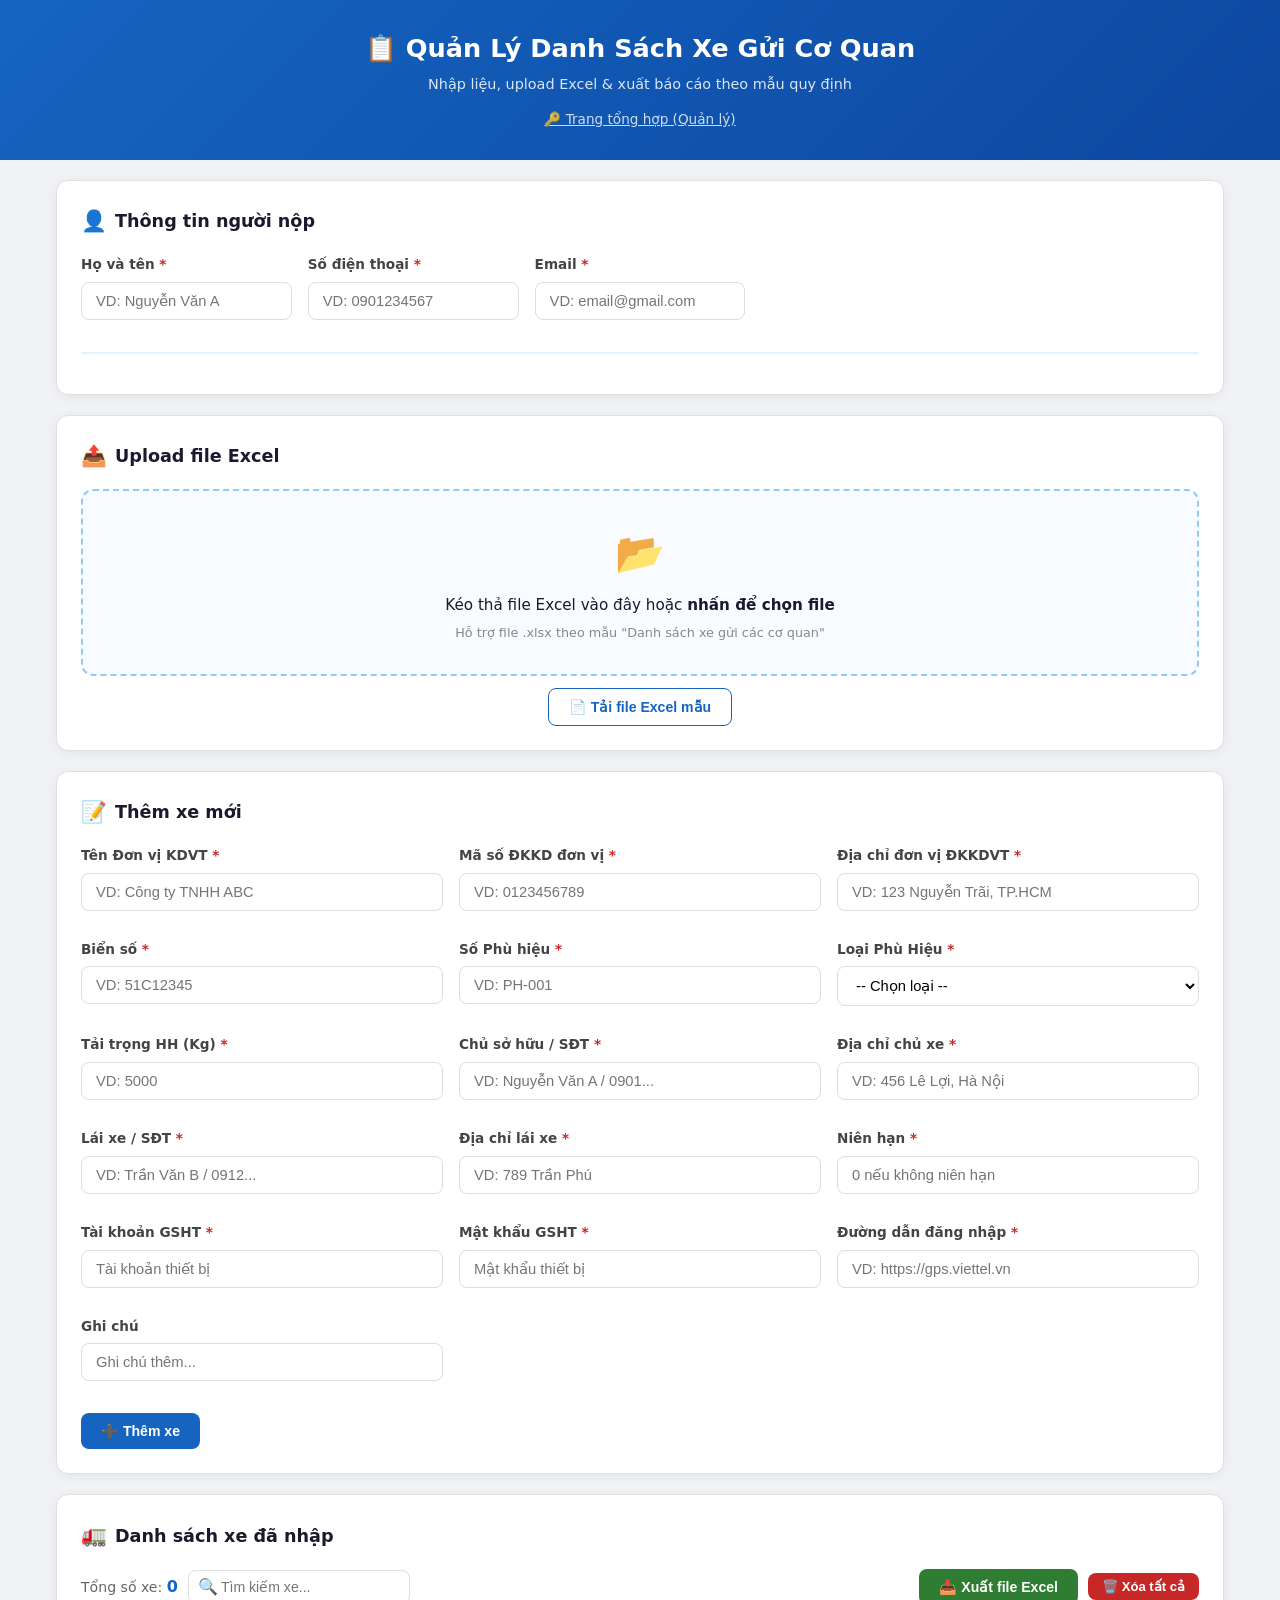
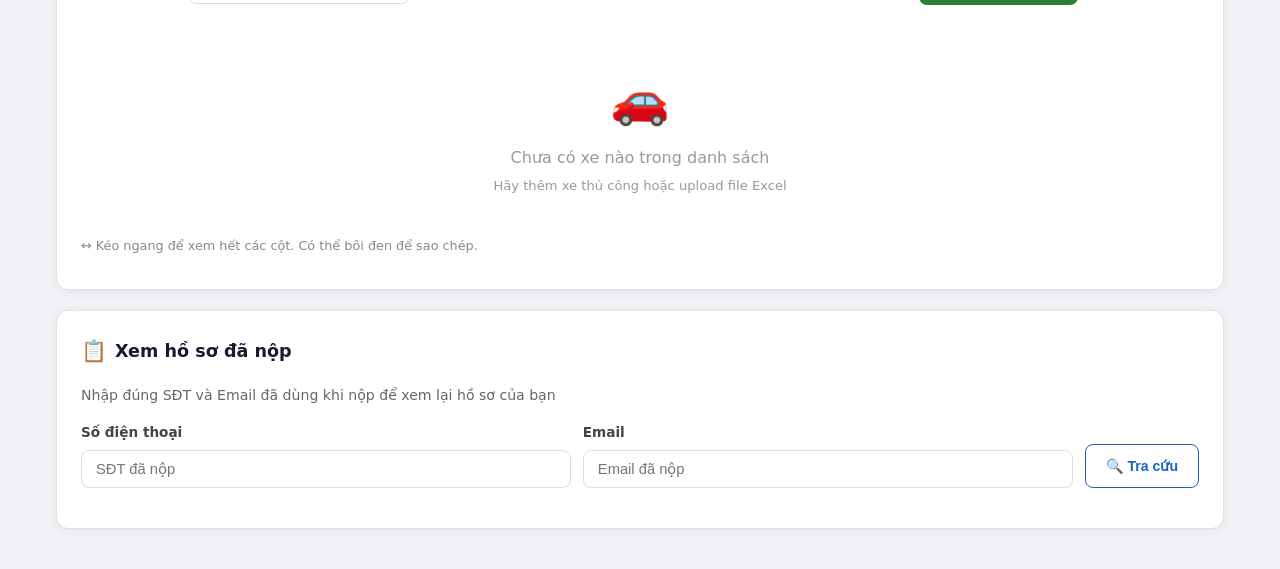
<file: index.html>
<!DOCTYPE html>
<html lang="vi">
<head>
  <meta charset="UTF-8">
  <meta name="viewport" content="width=device-width, initial-scale=1.0">
  <title>Quản Lý Danh Sách Xe Gửi Cơ Quan</title>
  <style>
  :root{--color-primary:#1565c0;--color-primary-dark:#0d47a1;--color-indigo:#1a237e;--color-success:#2e7d32;--color-danger:#c62828;--color-bg:#f0f2f5;--color-card:#fff;--color-text:#1a1a2e;--color-border:#e0e0e0;--radius:12px}
  *{margin:0;padding:0;box-sizing:border-box}
  body{font-family:'Segoe UI',system-ui,-apple-system,sans-serif;background:var(--color-bg);color:var(--color-text);line-height:1.6}
  .app-header{background:linear-gradient(135deg,#1565c0,#0d47a1);color:#fff;padding:28px 24px;text-align:center}
  .app-header h1{font-size:1.6rem;margin-bottom:4px}.app-header p{opacity:.85;font-size:.9rem}
  .container{max-width:1200px;margin:0 auto;padding:20px 16px}
  .card{background:var(--color-card);border-radius:var(--radius);box-shadow:0 2px 12px rgba(0,0,0,.06);padding:24px;margin-bottom:20px;border:1px solid var(--color-border)}
  .card-title{font-size:1.1rem;font-weight:600;margin-bottom:16px;display:flex;align-items:center;gap:8px}
  .card-title .icon{font-size:1.3rem}
  .form-grid{display:grid;grid-template-columns:repeat(auto-fill,minmax(280px,1fr));gap:12px 16px}
  .form-group{margin-bottom:16px}
  .form-group label{display:block;font-weight:600;margin-bottom:6px;font-size:.85rem;color:#444}
  .form-group input,.form-group select{width:100%;padding:10px 14px;border:1.5px solid #ddd;border-radius:8px;font-size:.92rem;background:#fff}
  .form-group input:focus,.form-group select:focus{border-color:var(--color-primary);box-shadow:0 0 0 3px rgba(21,101,192,.1);outline:none}
  .required{color:var(--color-danger);font-weight:700}
  .submitter-section{display:grid;grid-template-columns:repeat(auto-fill,minmax(200px,1fr));gap:12px 16px;margin-bottom:16px;padding-bottom:16px;border-bottom:2px solid #e3f2fd}
  .btn{padding:10px 20px;border:none;border-radius:8px;font-size:.88rem;font-weight:600;cursor:pointer;transition:all .2s;display:inline-flex;align-items:center;gap:6px}
  .btn-primary{background:var(--color-primary);color:#fff}.btn-primary:hover{background:var(--color-primary-dark)}
  .btn-success{background:var(--color-success);color:#fff}.btn-success:hover{background:#1b5e20}
  .btn-danger{background:var(--color-danger);color:#fff}.btn-danger:hover{background:#b71c1c}
  .btn-outline{background:#fff;color:var(--color-primary);border:1.5px solid var(--color-primary)}.btn-outline:hover{background:#e3f2fd}
  .btn-sm{padding:6px 14px;font-size:.82rem}.btn:disabled{opacity:.6;cursor:not-allowed}
  .action-bar{display:flex;gap:10px;margin-top:16px;flex-wrap:wrap}
  .action-bar-between{justify-content:space-between;align-items:center}
  .action-group{display:flex;gap:10px;flex-wrap:wrap;align-items:center}
  .table-wrapper{overflow-x:auto;border-radius:8px;border:1px solid var(--color-border)}
  .data-table{width:100%;border-collapse:collapse;font-size:.82rem}
  .data-table th{background:#f5f7fa;padding:10px 12px;text-align:left;font-weight:600;color:#444;border-bottom:2px solid #e0e0e0;white-space:nowrap}
  .data-table td{padding:8px 12px;border-bottom:1px solid #f0f0f0;vertical-align:top}
  .data-table tr:hover{background:#f8f9ff}
  .data-table .stt-col{text-align:center;width:48px}
  .data-table .actions{display:flex;gap:6px}.data-table .actions button{padding:4px 10px;font-size:.78rem;border-radius:6px}
  .toast-container{position:fixed;top:20px;right:20px;z-index:9999;display:flex;flex-direction:column;gap:8px}
  .toast{padding:12px 20px;border-radius:8px;color:#fff;font-size:.88rem;font-weight:500;transform:translateX(120%);transition:transform .3s;box-shadow:0 4px 12px rgba(0,0,0,.15);max-width:400px}
  .toast.show{transform:translateX(0)}.toast.success{background:var(--color-success)}.toast.error{background:var(--color-danger)}.toast.info{background:#455a64}
  .empty-state{text-align:center;padding:40px 20px;color:#999}.empty-state .empty-icon{font-size:3rem;margin-bottom:8px;display:block}
  .upload-zone{position:relative;border:2px dashed #90caf9;border-radius:12px;padding:30px 20px;text-align:center;cursor:pointer;transition:all .3s;background:#f8fbff}
  .upload-zone:hover,.upload-zone.dragover{border-color:var(--color-primary);background:#e3f2fd}
  .upload-zone input[type=file]{position:absolute;inset:0;opacity:0;cursor:pointer}
  .upload-zone .upload-icon{font-size:2.5rem;margin-bottom:8px;display:block}
  .upload-zone .upload-text{font-size:.95rem}.upload-zone .upload-hint{font-size:.8rem;color:#888;margin-top:6px}
  .stats-bar{display:flex;align-items:center;gap:16px;flex-wrap:wrap}
  .stat-item{font-size:.88rem;color:#666}.stat-value{font-weight:700;color:var(--color-primary);font-size:1rem}
  .search-box{position:relative}
  .search-box input{padding:8px 12px 8px 32px;border:1.5px solid #ddd;border-radius:8px;font-size:.88rem;min-width:200px}
  .search-box input:focus{border-color:var(--color-primary);outline:none}
  .search-icon{position:absolute;left:10px;top:50%;transform:translateY(-50%)}
  @media(max-width:600px){.form-grid{grid-template-columns:1fr}.submitter-section{grid-template-columns:1fr}.app-header h1{font-size:1.2rem}.action-bar-between{flex-direction:column;align-items:stretch}.search-box input{min-width:0;width:100%}}
  </style>
</head>
<body>

  <header class="app-header">
    <h1>📋 Quản Lý Danh Sách Xe Gửi Cơ Quan</h1>
    <p>Nhập liệu, upload Excel &amp; xuất báo cáo theo mẫu quy định</p>
    <div style="margin-top:10px">
      <a href="admin.html" style="color:#fff;opacity:0.8;font-size:0.85rem;text-decoration:underline">🔑 Trang tổng hợp (Quản lý)</a>
    </div>
  </header>

  <div id="toastContainer" class="toast-container"></div>

  <div class="container">

    <div class="card">
      <div class="card-title"><span class="icon">👤</span> Thông tin người nộp</div>
      <div class="submitter-section">
        <div class="form-group"><label>Họ và tên <span class="required">*</span></label><input type="text" id="submitterName" placeholder="VD: Nguyễn Văn A"></div>
        <div class="form-group"><label>Số điện thoại <span class="required">*</span></label><input type="tel" id="submitterPhone" placeholder="VD: 0901234567"></div>
        <div class="form-group"><label>Email <span class="required">*</span></label><input type="email" id="submitterEmail" placeholder="VD: email@gmail.com"></div>
      </div>
    </div>

    <div class="card">
      <div class="card-title"><span class="icon">📤</span> Upload file Excel</div>
      <div class="upload-zone" id="uploadZone">
        <input type="file" id="fileInput" accept=".xlsx,.xls">
        <span class="upload-icon">📂</span>
        <div class="upload-text">Kéo thả file Excel vào đây hoặc <strong>nhấn để chọn file</strong></div>
        <div class="upload-hint">Hỗ trợ file .xlsx theo mẫu "Danh sách xe gửi các cơ quan"</div>
      </div>
      <div style="margin-top:12px;text-align:center">
        <button class="btn btn-outline" id="btnTemplate" type="button">📄 Tải file Excel mẫu</button>
      </div>
    </div>

    <div class="card">
      <div class="card-title" id="formTitle"><span class="icon">📝</span> Thêm xe mới</div>
      <form id="vehicleForm">
        <div class="form-grid">
          <div class="form-group"><label>Tên Đơn vị KDVT <span class="required">*</span></label><input type="text" id="f_donVi" placeholder="VD: Công ty TNHH ABC"></div>
          <div class="form-group"><label>Mã số ĐKKD đơn vị <span class="required">*</span></label><input type="text" id="f_maSoDKKD" placeholder="VD: 0123456789"></div>
          <div class="form-group"><label>Địa chỉ đơn vị ĐKKDVT <span class="required">*</span></label><input type="text" id="f_diaChiDV" placeholder="VD: 123 Nguyễn Trãi, TP.HCM"></div>
          <div class="form-group"><label>Biển số <span class="required">*</span></label><input type="text" id="f_bienSo" placeholder="VD: 51C12345"></div>
          <div class="form-group"><label>Số Phù hiệu <span class="required">*</span></label><input type="text" id="f_soPhuhieu" placeholder="VD: PH-001"></div>
          <div class="form-group"><label>Loại Phù Hiệu <span class="required">*</span></label>
            <select id="f_loaiPH">
              <option value="">-- Chọn loại --</option>
              <option value="Xe chạy tuyến cố định">Xe chạy tuyến cố định</option>
              <option value="Xe Buýt">Xe Buýt</option>
              <option value="Xe Hợp đồng">Xe Hợp đồng</option>
              <option value="Xe Tải">Xe Tải</option>
              <option value="Xe Taxi">Xe Taxi</option>
              <option value="Xe Trung chuyển">Xe Trung chuyển</option>
            </select>
          </div>
          <div class="form-group"><label id="labelTaiTrong">Tải trọng HH (Kg) <span class="required">*</span></label><input type="text" id="f_taiTrong" placeholder="VD: 5000"></div>
          <div class="form-group"><label>Chủ sở hữu / SĐT <span class="required">*</span></label><input type="text" id="f_chuSoHuu" placeholder="VD: Nguyễn Văn A / 0901..."></div>
          <div class="form-group"><label>Địa chỉ chủ xe <span class="required">*</span></label><input type="text" id="f_diaChiChu" placeholder="VD: 456 Lê Lợi, Hà Nội"></div>
          <div class="form-group"><label>Lái xe / SĐT <span class="required">*</span></label><input type="text" id="f_laiXe" placeholder="VD: Trần Văn B / 0912..."></div>
          <div class="form-group"><label>Địa chỉ lái xe <span class="required">*</span></label><input type="text" id="f_diaChiLX" placeholder="VD: 789 Trần Phú"></div>
          <div class="form-group"><label>Niên hạn <span class="required">*</span></label><input type="text" id="f_nienHan" placeholder="0 nếu không niên hạn"></div>
          <div class="form-group"><label>Tài khoản GSHT <span class="required">*</span></label><input type="text" id="f_taiKhoan" placeholder="Tài khoản thiết bị"></div>
          <div class="form-group"><label>Mật khẩu GSHT <span class="required">*</span></label><input type="text" id="f_matKhau" placeholder="Mật khẩu thiết bị"></div>
          <div class="form-group"><label>Đường dẫn đăng nhập <span class="required">*</span></label><input type="text" id="f_dvCungCap" placeholder="VD: https://gps.viettel.vn"></div>
          <div class="form-group"><label>Ghi chú</label><input type="text" id="f_ghiChu" placeholder="Ghi chú thêm..."></div>
        </div>
        <div class="action-bar">
          <button type="submit" class="btn btn-primary" id="btnAdd">➕ Thêm xe</button>
          <button type="button" class="btn btn-outline" id="btnCancel" style="display:none">✕ Hủy sửa</button>
        </div>
      </form>
    </div>

    <div class="card">
      <div class="card-title"><span class="icon">🚛</span> Danh sách xe đã nhập</div>
      <div class="action-bar action-bar-between" style="margin-top:0;margin-bottom:16px">
        <div class="action-group">
          <div class="stats-bar"><div class="stat-item">Tổng số xe: <span class="stat-value" id="count">0</span></div></div>
          <div class="search-box"><span class="search-icon">🔍</span><input type="text" id="searchInput" placeholder="Tìm kiếm xe..."></div>
        </div>
        <div class="action-group">
          <button class="btn btn-success" id="btnExport">📥 Xuất file Excel</button>
          <button class="btn btn-danger btn-sm" id="btnClearAll">🗑️ Xóa tất cả</button>
        </div>
      </div>
      <div class="empty-state" id="empty"><span class="empty-icon">🚗</span><p>Chưa có xe nào trong danh sách</p><p style="font-size:0.82rem;margin-top:4px">Hãy thêm xe thủ công hoặc upload file Excel</p></div>
      <p style="color:#888;font-size:.8rem;margin-bottom:8px">↔ Kéo ngang để xem hết các cột. Có thể bôi đen để sao chép.</p>
      <div class="table-wrapper" id="tblWrap" style="display:none">
        <table class="data-table" style="white-space:nowrap"><thead><tr>
          <th class="stt-col">STT</th>
          <th>Tên Đơn vị KDVT</th>
          <th>Mã ĐKKD</th>
          <th>Địa chỉ đơn vị</th>
          <th>Biển số</th>
          <th>Số Phù hiệu</th>
          <th>Loại Phù Hiệu</th>
          <th>Tải trọng/Số ghế</th>
          <th>Chủ sở hữu / SĐT</th>
          <th>Địa chỉ chủ xe</th>
          <th>Lái xe / SĐT</th>
          <th>Địa chỉ lái xe</th>
          <th>Niên hạn</th>
          <th>TK GSHT</th>
          <th>MK GSHT</th>
          <th>Đường dẫn đăng nhập</th>
          <th>Ghi chú</th>
          <th>Thao tác</th>
        </tr></thead>
        <tbody id="tbody"></tbody></table>
      </div>
    </div>

    <div class="card" id="submitCard" style="display:none;text-align:center;background:linear-gradient(135deg,#e8f5e9,#fff)">
      <div class="card-title" style="justify-content:center"><span class="icon">📨</span> Gửi danh sách xe</div>
      <p style="color:#666;margin-bottom:16px">Sau khi kiểm tra danh sách, nhấn để gửi lên bộ phận tổng hợp</p>
      <button class="btn btn-success" id="btnSubmit" style="padding:14px 40px;font-size:1rem">✅ Gửi danh sách</button>
    </div>

    <div class="card">
      <div class="card-title"><span class="icon">📋</span> Xem hồ sơ đã nộp</div>
      <p style="color:#666;margin-bottom:16px;font-size:.88rem">Nhập đúng SĐT và Email đã dùng khi nộp để xem lại hồ sơ của bạn</p>
      <div style="display:flex;gap:12px;flex-wrap:wrap;align-items:flex-end">
        <div class="form-group" style="flex:1;min-width:180px"><label>Số điện thoại</label><input type="tel" id="lkPhone" placeholder="SĐT đã nộp"></div>
        <div class="form-group" style="flex:1;min-width:180px"><label>Email</label><input type="email" id="lkEmail" placeholder="Email đã nộp"></div>
        <button class="btn btn-outline" id="btnLookup" style="height:44px;margin-bottom:16px">🔍 Tra cứu</button>
      </div>
      <div id="lkResult"></div>
    </div>

  </div>

<script src="https://cdn.sheetjs.com/xlsx-0.20.3/package/dist/xlsx.full.min.js"></script>
<script>
/* ===== CẤU HÌNH API — dán URL web app Apps Script của bạn vào đây ===== */
var API_URL='https://script.google.com/macros/s/AKfycbxdv98ykDOkmrjnr_sd-RaKfi7Gx3114HEgh5yLzJ5TA0Jw1oR4vMDsIMnKHIXBnnZs/exec';
function callApi(payload){
  return fetch(API_URL,{method:'POST',body:JSON.stringify(payload)}).then(function(r){return r.json()});
}

/* ===== Định nghĩa trường ===== */
var KEYS=['donVi','maSoDKKD','diaChiDV','bienSo','soPhuhieu','loaiPH','taiTrong','chuSoHuu','diaChiChu','laiXe','diaChiLX','nienHan','taiKhoan','matKhau','dvCungCap','ghiChu'];
var REQ=KEYS.filter(function(k){return k!=='ghiChu'});
var LABELS={donVi:'Đơn vị',maSoDKKD:'Mã ĐKKD',diaChiDV:'Địa chỉ ĐV',bienSo:'Biển số',soPhuhieu:'Số PH',loaiPH:'Loại PH',taiTrong:'Tải trọng/Ghế',chuSoHuu:'Chủ xe',diaChiChu:'ĐC chủ xe',laiXe:'Lái xe',diaChiLX:'ĐC lái xe',nienHan:'Niên hạn',taiKhoan:'TK GSHT',matKhau:'MK GSHT',dvCungCap:'Đường dẫn ĐN',ghiChu:'Ghi chú'};
var DRAFT_KEY='vehicle_list_draft', SUBMITTER_KEY='vehicle_list_submitter';
var vehicles=[], editIdx=-1;

function esc(s){if(!s)return'';return String(s).replace(/&/g,'&amp;').replace(/</g,'&lt;').replace(/>/g,'&gt;')}
function showToast(m,t){var c=document.getElementById('toastContainer');var d=document.createElement('div');d.className='toast '+(t||'success');d.textContent=m;c.appendChild(d);setTimeout(function(){d.classList.add('show')},10);setTimeout(function(){d.classList.remove('show');setTimeout(function(){d.remove()},300)},3500)}
function gv(k){var el=document.getElementById('f_'+k);return el?el.value.trim():''}
function sv(k,v){var el=document.getElementById('f_'+k);if(el)el.value=v||''}
function fmtT(iso){var d=new Date(iso);function p(n){return n<10?'0'+n:''+n}return p(d.getDate())+'/'+p(d.getMonth()+1)+'/'+d.getFullYear()+' '+p(d.getHours())+':'+p(d.getMinutes())}
function val(id){var el=document.getElementById(id);return el?el.value.trim():''}
function setVal(id,v){var el=document.getElementById(id);if(el)el.value=v||''}

function saveDraft(){try{localStorage.setItem(DRAFT_KEY,JSON.stringify(vehicles))}catch(e){}}
function loadDraft(){try{var d=localStorage.getItem(DRAFT_KEY);if(d)vehicles=JSON.parse(d)||[]}catch(e){vehicles=[]}}
function saveSubmitter(){try{localStorage.setItem(SUBMITTER_KEY,JSON.stringify({hoTen:val('submitterName'),sdt:val('submitterPhone'),email:val('submitterEmail')}))}catch(e){}}
function loadSubmitter(){try{var d=localStorage.getItem(SUBMITTER_KEY);if(d){var i=JSON.parse(d);setVal('submitterName',i.hoTen);setVal('submitterPhone',i.sdt);setVal('submitterEmail',i.email)}}catch(e){}}

function validateSubmitter(){
  if(!val('submitterName')){showToast('Nhập Họ tên người nộp!','error');document.getElementById('submitterName').focus();return false}
  if(!val('submitterPhone')){showToast('Nhập SĐT người nộp!','error');document.getElementById('submitterPhone').focus();return false}
  if(!val('submitterEmail')){showToast('Nhập Email người nộp!','error');document.getElementById('submitterEmail').focus();return false}
  return true;
}

loadDraft();loadSubmitter();render();

document.getElementById('f_bienSo').addEventListener('input',function(){this.value=this.value.replace(/[^a-zA-Z0-9]/g,'').toUpperCase()});
document.getElementById('f_loaiPH').addEventListener('change',updateTaiTrongLabel);
document.getElementById('searchInput').addEventListener('input',render);
['submitterName','submitterPhone','submitterEmail'].forEach(function(id){document.getElementById(id).addEventListener('change',saveSubmitter)});

function updateTaiTrongLabel(){
  var v=document.getElementById('f_loaiPH').value, l=document.getElementById('labelTaiTrong'), inp=document.getElementById('f_taiTrong');
  if(v==='Xe Tải'){l.innerHTML='Tải trọng HH (Kg) <span class="required">*</span>';inp.placeholder='VD: 5000'}
  else if(v===''){l.innerHTML='Tải trọng HH (Kg) <span class="required">*</span>';inp.placeholder='VD: 5000'}
  else{l.innerHTML='Số ghế ngồi <span class="required">*</span>';inp.placeholder='VD: 16'}
}

document.getElementById('vehicleForm').addEventListener('submit',function(e){
  e.preventDefault();
  if(!validateSubmitter())return;
  var data={};
  for(var i=0;i<KEYS.length;i++){data[KEYS[i]]=gv(KEYS[i])}
  for(var i=0;i<REQ.length;i++){
    if(!data[REQ[i]]){showToast('Nhập "'+LABELS[REQ[i]]+'"!','error');var el=document.getElementById('f_'+REQ[i]);if(el)el.focus();return}
  }
  saveSubmitter();
  if(editIdx>=0){vehicles[editIdx]=data;showToast('Đã cập nhật xe '+data.bienSo);editIdx=-1}
  else{vehicles.push(data);showToast('Đã thêm xe '+data.bienSo)}
  saveDraft();render();clearForm();
});

document.getElementById('btnCancel').addEventListener('click',clearForm);

function clearForm(){
  for(var i=0;i<KEYS.length;i++){sv(KEYS[i],'')}
  editIdx=-1;
  updateTaiTrongLabel();
  document.getElementById('formTitle').innerHTML='<span class="icon">📝</span> Thêm xe mới';
  document.getElementById('btnAdd').textContent='➕ Thêm xe';
  document.getElementById('btnCancel').style.display='none';
}

function render(){
  var tb=document.getElementById('tbody'),em=document.getElementById('empty'),w=document.getElementById('tblWrap'),c=document.getElementById('count'),sc=document.getElementById('submitCard');
  c.textContent=vehicles.length;sc.style.display=vehicles.length>0?'block':'none';
  if(vehicles.length===0){em.style.display='block';w.style.display='none';return}
  em.style.display='none';w.style.display='block';
  var term=(document.getElementById('searchInput').value||'').toLowerCase();
  var h='',shown=0;
  for(var i=0;i<vehicles.length;i++){
    var v=vehicles[i];
    if(term){var comb=Object.keys(v).map(function(k){return v[k]}).join(' ').toLowerCase();if(comb.indexOf(term)<0)continue}
    shown++;
    var unit=v.loaiPH==='Xe Tải'?' Kg':' ghế';
    h+='<tr>'+
      '<td class="stt-col">'+(i+1)+'</td>'+
      '<td>'+esc(v.donVi)+'</td>'+
      '<td>'+esc(v.maSoDKKD)+'</td>'+
      '<td>'+esc(v.diaChiDV)+'</td>'+
      '<td><strong>'+esc(v.bienSo)+'</strong></td>'+
      '<td>'+esc(v.soPhuhieu)+'</td>'+
      '<td>'+esc(v.loaiPH)+'</td>'+
      '<td>'+esc(v.taiTrong)+(v.taiTrong?unit:'')+'</td>'+
      '<td>'+esc(v.chuSoHuu)+'</td>'+
      '<td>'+esc(v.diaChiChu)+'</td>'+
      '<td>'+esc(v.laiXe)+'</td>'+
      '<td>'+esc(v.diaChiLX)+'</td>'+
      '<td>'+esc(v.nienHan)+'</td>'+
      '<td>'+esc(v.taiKhoan)+'</td>'+
      '<td>'+esc(v.matKhau)+'</td>'+
      '<td>'+esc(v.dvCungCap)+'</td>'+
      '<td>'+esc(v.ghiChu)+'</td>'+
      '<td class="actions"><button class="btn btn-outline btn-sm" onclick="editV('+i+')">✏️</button> <button class="btn btn-danger btn-sm" onclick="delV('+i+')">🗑️</button></td>'+
    '</tr>';
  }
  if(term&&shown===0){h='<tr><td colspan="18" style="text-align:center;color:#999;padding:20px">Không tìm thấy xe khớp "'+esc(term)+'"</td></tr>'}
  tb.innerHTML=h;
}

function editV(i){var v=vehicles[i];for(var j=0;j<KEYS.length;j++){sv(KEYS[j],v[KEYS[j]]||'')}updateTaiTrongLabel();editIdx=i;document.getElementById('formTitle').innerHTML='<span class="icon">✏️</span> Sửa thông tin xe';document.getElementById('btnAdd').textContent='💾 Cập nhật';document.getElementById('btnCancel').style.display='';window.scrollTo({top:0,behavior:'smooth'})}
function delV(i){
  if(!confirm('Xóa xe '+(vehicles[i].bienSo||'(trống)')+'?'))return;
  if(editIdx===i){clearForm()} else if(editIdx>i){editIdx--}
  vehicles.splice(i,1);saveDraft();render();showToast('Đã xóa xe','info');
}

document.getElementById('btnClearAll').addEventListener('click',function(){
  if(vehicles.length===0)return;
  if(!confirm('Xóa toàn bộ '+vehicles.length+' xe trong danh sách?'))return;
  vehicles=[];saveDraft();render();clearForm();showToast('Đã xóa toàn bộ danh sách','info');
});

/* ===== Upload Excel ===== */
var zone=document.getElementById('uploadZone'),fileInput=document.getElementById('fileInput');
zone.addEventListener('dragover',function(e){e.preventDefault();zone.classList.add('dragover')});
zone.addEventListener('dragleave',function(){zone.classList.remove('dragover')});
zone.addEventListener('drop',function(e){e.preventDefault();zone.classList.remove('dragover');var f=e.dataTransfer.files[0];if(f)processExcel(f)});
fileInput.addEventListener('change',function(e){var f=e.target.files[0];if(f)processExcel(f);e.target.value=''});

function processExcel(file){
  if(!file.name.match(/\.xlsx?$/i)){showToast('Vui lòng chọn file Excel (.xlsx)','error');return}
  var reader=new FileReader();
  reader.onload=function(e){
    try{
      var data=new Uint8Array(e.target.result);
      var wb=XLSX.read(data,{type:'array'});
      var sheet=wb.Sheets[wb.SheetNames[0]];
      var rows=XLSX.utils.sheet_to_json(sheet,{header:1,defval:''});
      var imported=0;
      for(var i=2;i<rows.length;i++){
        var r=rows[i];
        if(!r||r.length===0)continue;
        var hasData=r.slice(1).some(function(c){return c!==''&&c!==null&&c!==undefined});
        if(!hasData)continue;
        vehicles.push({
          donVi:String(r[1]||''),maSoDKKD:String(r[2]||''),diaChiDV:String(r[3]||''),
          bienSo:String(r[4]||''),soPhuhieu:String(r[5]||''),loaiPH:String(r[6]||''),
          taiTrong:String(r[7]||''),chuSoHuu:String(r[8]||''),diaChiChu:String(r[9]||''),
          laiXe:String(r[10]||''),diaChiLX:String(r[11]||''),nienHan:String(r[12]||''),
          taiKhoan:String(r[13]||''),matKhau:String(r[14]||''),dvCungCap:String(r[15]||''),ghiChu:String(r[16]||'')
        });
        imported++;
      }
      saveDraft();render();
      if(imported>0)showToast('Đã nhập '+imported+' xe từ "'+file.name+'"');
      else showToast('Không tìm thấy dữ liệu xe trong file (bắt đầu từ dòng 3)','error');
    }catch(err){showToast('Lỗi đọc file Excel: '+err.message,'error')}
  };
  reader.readAsArrayBuffer(file);
}

/* ===== Tạo worksheet đúng mẫu cơ quan ===== */
function buildOfficialSheet(list){
  var header1=['STT','Tên Đơn vị Kinh Doanh vận tải','Mã số Đăng ký kinh doanh đơn vị','Địa chỉ đơn vị Đăng ký KDVT','Biển số','Số Phù hiệu','Loại Phù Hiệu','Tải trọng Hàng Hóa (theo đăng ký xe)\n(Kg)','Tên chủ sở hữu (theo đăng ký xe)/ số điện thoại chủ xe','Địa chỉ chủ Phương tiện','Họ tên Lái xe/ Số điện thoại lái xe','Địa chỉ lái xe','Niên hạn \n sử dụng\n(nếu không niên hạn ghi số 0)','Thiết bị giám sát hành trình và \n thiết bị ghi nhận hình ảnh người lái xe','','','Ghi chú'];
  var header2=['','','','','','','','','','','','','','Tài khoản','Mật khẩu','Đơn vị cung cấp',''];
  var rows=[header1,header2];
  for(var i=0;i<list.length;i++){var v=list[i];rows.push([i+1,v.donVi,v.maSoDKKD,v.diaChiDV,v.bienSo,v.soPhuhieu,v.loaiPH,v.taiTrong,v.chuSoHuu,v.diaChiChu,v.laiXe,v.diaChiLX,v.nienHan,v.taiKhoan,v.matKhau,v.dvCungCap,v.ghiChu])}
  var ws=XLSX.utils.aoa_to_sheet(rows);
  ws['!cols']=[{wch:7},{wch:20},{wch:26},{wch:23},{wch:21},{wch:16},{wch:22},{wch:17},{wch:42},{wch:28},{wch:26},{wch:25},{wch:18},{wch:18},{wch:18},{wch:15},{wch:21}];
  ws['!merges']=[
    {s:{r:0,c:0},e:{r:1,c:0}},{s:{r:0,c:1},e:{r:1,c:1}},{s:{r:0,c:2},e:{r:1,c:2}},{s:{r:0,c:3},e:{r:1,c:3}},
    {s:{r:0,c:4},e:{r:1,c:4}},{s:{r:0,c:5},e:{r:1,c:5}},{s:{r:0,c:6},e:{r:1,c:6}},{s:{r:0,c:7},e:{r:1,c:7}},
    {s:{r:0,c:8},e:{r:1,c:8}},{s:{r:0,c:9},e:{r:1,c:9}},{s:{r:0,c:10},e:{r:1,c:10}},{s:{r:0,c:11},e:{r:1,c:11}},
    {s:{r:0,c:12},e:{r:1,c:12}},{s:{r:0,c:13},e:{r:0,c:15}},{s:{r:0,c:16},e:{r:1,c:16}}
  ];
  return ws;
}

document.getElementById('btnExport').addEventListener('click',function(){
  if(vehicles.length===0){showToast('Không có dữ liệu để xuất!','error');return}
  var wb=XLSX.utils.book_new();
  XLSX.utils.book_append_sheet(wb,buildOfficialSheet(vehicles),'Danh sách xe');
  var sn=val('submitterName'),sp=val('submitterPhone'),se=val('submitterEmail');
  if(sn||sp||se){
    var wsSub=XLSX.utils.aoa_to_sheet([['THÔNG TIN NGƯỜI NỘP'],['Họ và tên:',sn],['Số điện thoại:',sp],['Email:',se],['Ngày xuất:',new Date().toLocaleDateString('vi-VN')]]);
    wsSub['!cols']=[{wch:18},{wch:35}];
    XLSX.utils.book_append_sheet(wb,wsSub,'Người nộp');
  }
  var dateStr=new Date().toISOString().slice(0,10);
  var fn='Danh_sach_xe_'+(sn?sn.replace(/\s+/g,'_')+'_':'')+dateStr+'.xlsx';
  XLSX.writeFile(wb,fn);
  showToast('Đã xuất file "'+fn+'"');
});

document.getElementById('btnTemplate').addEventListener('click',function(){
  var wb=XLSX.utils.book_new();
  XLSX.utils.book_append_sheet(wb,buildOfficialSheet([]),'Danh sách xe');
  XLSX.writeFile(wb,'Mau_danh_sach_xe_gui_co_quan.xlsx');
  showToast('Đã tải file mẫu');
});

/* ===== Gửi danh sách (API) ===== */
document.getElementById('btnSubmit').addEventListener('click',function(){
  if(vehicles.length===0){showToast('Không có dữ liệu!','error');return}
  if(!validateSubmitter())return;
  saveSubmitter();
  var sub={
    id:Date.now().toString(36)+Math.random().toString(36).substr(2,5),
    timestamp:new Date().toISOString(),
    submitter:{hoTen:val('submitterName'),sdt:val('submitterPhone'),email:val('submitterEmail')},
    vehicles:JSON.parse(JSON.stringify(vehicles)),
    vehicleCount:vehicles.length
  };
  var btn=document.getElementById('btnSubmit');
  btn.textContent='⏳ Đang gửi...';btn.disabled=true;
  callApi({action:'submit',submission:sub})
    .then(function(r){
      btn.textContent='✅ Gửi danh sách';btn.disabled=false;
      if(r&&r.status==='success'){vehicles=[];saveDraft();render();showToast('✅ Đã gửi '+sub.vehicleCount+' xe lên Google Sheets!')}
      else{showToast('Lỗi: '+(r?r.message:'unknown'),'error')}
    })
    .catch(function(e){btn.textContent='✅ Gửi danh sách';btn.disabled=false;showToast('Lỗi kết nối: '+String(e),'error')});
});

/* ===== Tra cứu hồ sơ (API) ===== */
document.getElementById('btnLookup').addEventListener('click',function(){
  var ph=val('lkPhone'),em=val('lkEmail'),div=document.getElementById('lkResult');
  if(!ph||!em){showToast('Nhập cả SĐT và Email!','error');return}
  div.innerHTML='<p style="text-align:center;color:#666;padding:20px">⏳ Đang tìm...</p>';
  callApi({action:'lookup',phone:ph,email:em})
    .then(function(r){
      if(!r||r.status!=='success'||!r.submissions||r.submissions.length===0){
        div.innerHTML='<div style="text-align:center;padding:30px;color:#999"><span style="font-size:2rem;display:block;margin-bottom:8px">🔍</span><p>Không tìm thấy hồ sơ nào</p></div>';return;
      }
      var subs=r.submissions.sort(function(a,b){return new Date(b.timestamp)-new Date(a.timestamp)});
      var total=0;for(var i=0;i<subs.length;i++)total+=subs[i].vehicleCount;
      var h='<div style="padding:12px 16px;background:#e8f5e9;border-radius:8px;margin-bottom:16px;font-size:.9rem">✅ Tìm thấy <strong>'+subs.length+'</strong> lượt nộp — <strong>'+total+'</strong> xe</div>';
      for(var i=0;i<subs.length;i++){
        var s=subs[i],tm=fmtT(s.timestamp);
        h+='<div style="background:#f9f9f9;border:1px solid #e0e0e0;border-radius:10px;margin-bottom:12px;overflow:hidden">';
        h+='<div style="padding:12px 16px;background:#f0f4f8;cursor:pointer" onclick="this.nextElementSibling.style.display=this.nextElementSibling.style.display===\'none\'?\'block\':\'none\'">';
        h+='<strong style="color:#1a237e">🕐 '+tm+'</strong> <span style="background:#e8f5e9;color:#2e7d32;padding:3px 10px;border-radius:12px;font-size:.78rem;font-weight:600">🚗 '+s.vehicleCount+' xe</span></div>';
        h+='<div style="display:none;padding:12px 16px"><div class="table-wrapper" style="display:block"><table class="data-table"><thead><tr><th>STT</th><th>Biển số</th><th>Đơn vị</th><th>Loại PH</th><th>TT/Ghế</th><th>Chủ xe</th></tr></thead><tbody>';
        for(var j=0;j<s.vehicles.length;j++){var v=s.vehicles[j];h+='<tr><td>'+(j+1)+'</td><td><strong>'+esc(v.bienSo)+'</strong></td><td>'+esc(v.donVi)+'</td><td>'+esc(v.loaiPH)+'</td><td>'+esc(v.taiTrong)+'</td><td>'+esc(v.chuSoHuu)+'</td></tr>'}
        h+='</tbody></table></div></div></div>';
      }
      div.innerHTML=h;
    })
    .catch(function(e){div.innerHTML='<p style="text-align:center;color:#c62828;padding:20px">Lỗi: '+String(e)+'</p>'});
});
</script>
</body>
</html>
</file>
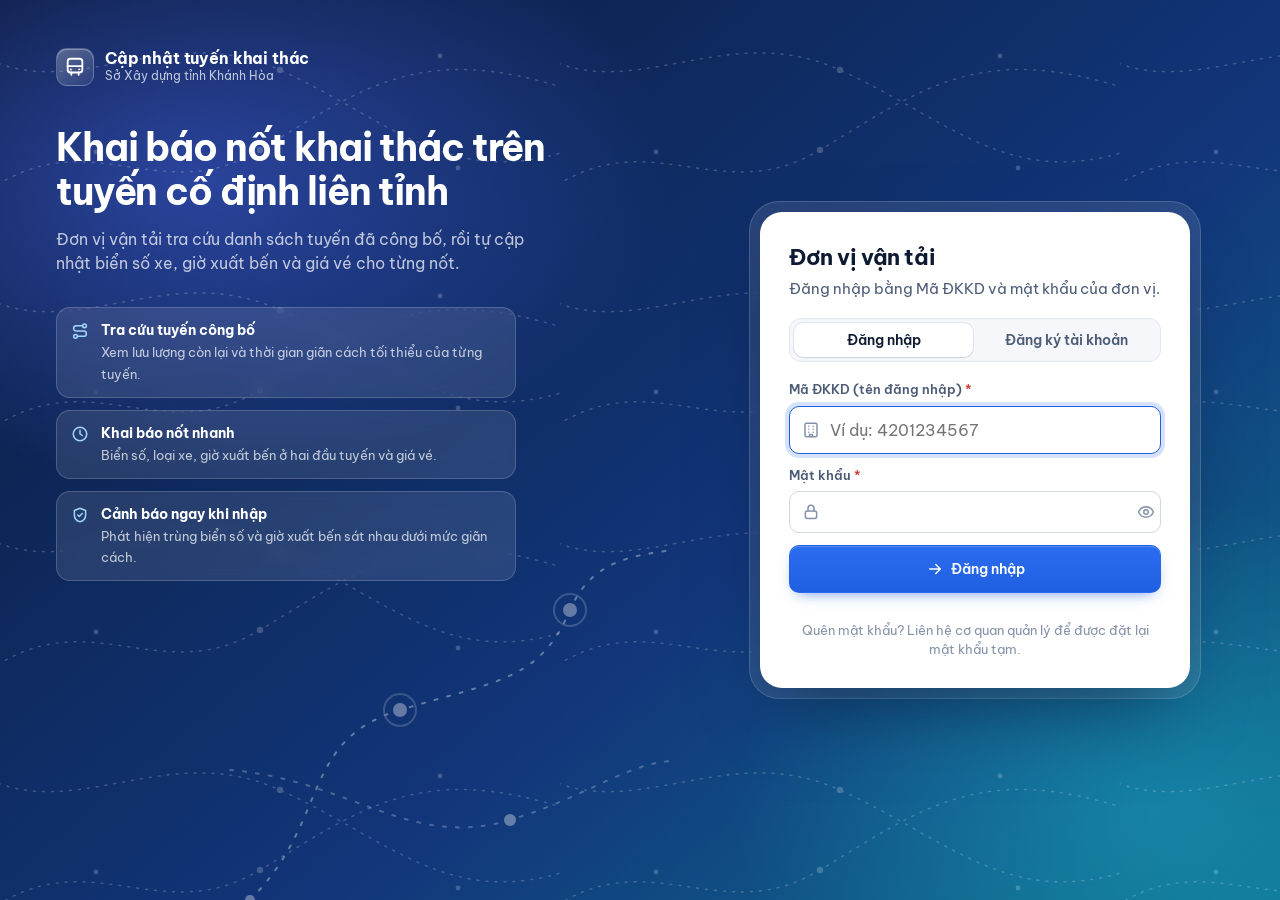
<file: capnhattuyen/index.html>
<!doctype html>
<html lang="vi">
<head>
  <meta charset="utf-8">
  <meta name="viewport" content="width=device-width, initial-scale=1, viewport-fit=cover">
  <title>Cập nhật tuyến khai thác</title>
  <meta name="description" content="Đơn vị vận tải khai báo nốt khai thác trên các tuyến cố định liên tỉnh đã công bố.">
  <link rel="icon" href="data:image/svg+xml,%3Csvg xmlns='http://www.w3.org/2000/svg' viewBox='0 0 100 100'%3E%3Ctext y='.9em' font-size='90'%3E🚌%3C/text%3E%3C/svg%3E">
  <link rel="preconnect" href="https://fonts.googleapis.com">
  <link rel="preconnect" href="https://fonts.gstatic.com" crossorigin>
  <link href="https://fonts.googleapis.com/css2?family=Be+Vietnam+Pro:wght@400;500;600;700&display=swap" rel="stylesheet">
  <link rel="stylesheet" href="app.css">
</head>
<body>
  <div id="app"></div>
  <script src="config.js"></script>
  <script src="common.js"></script>
  <script src="unit.js"></script>
</body>
</html>
</file>
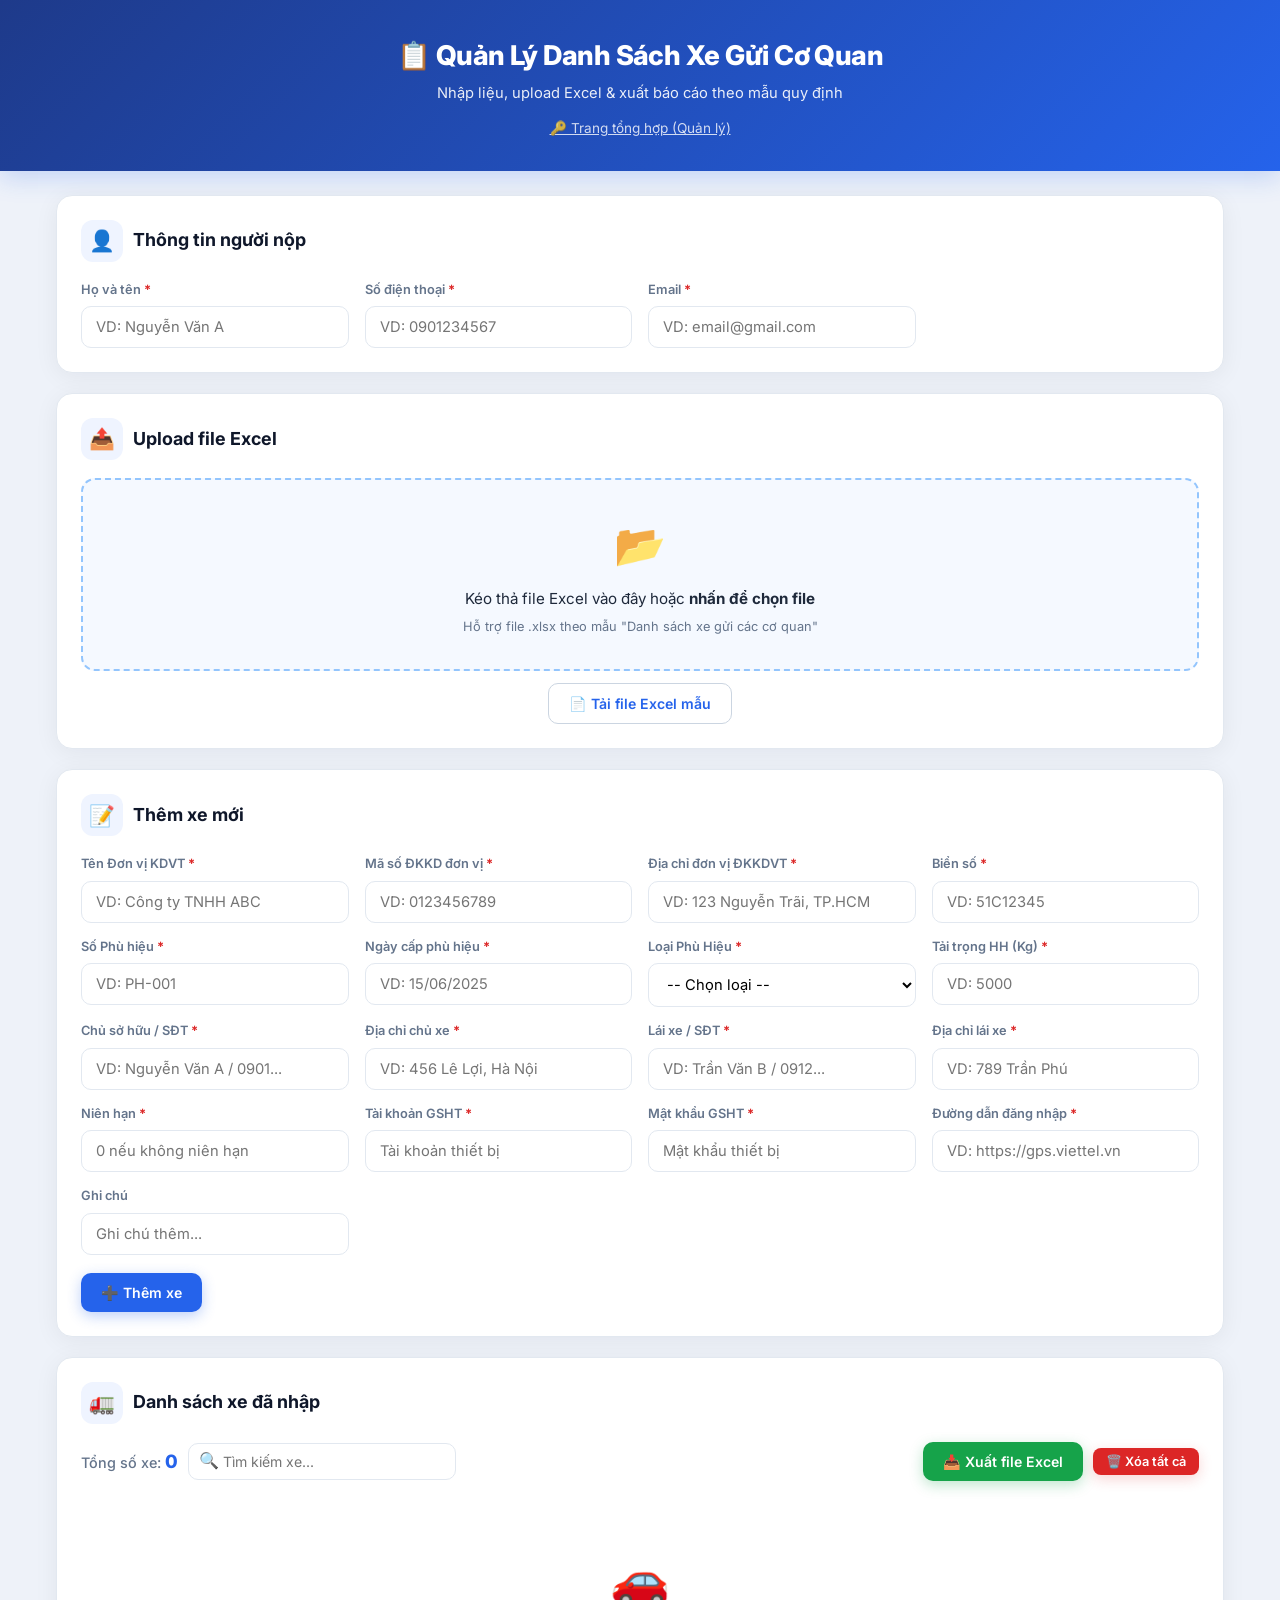
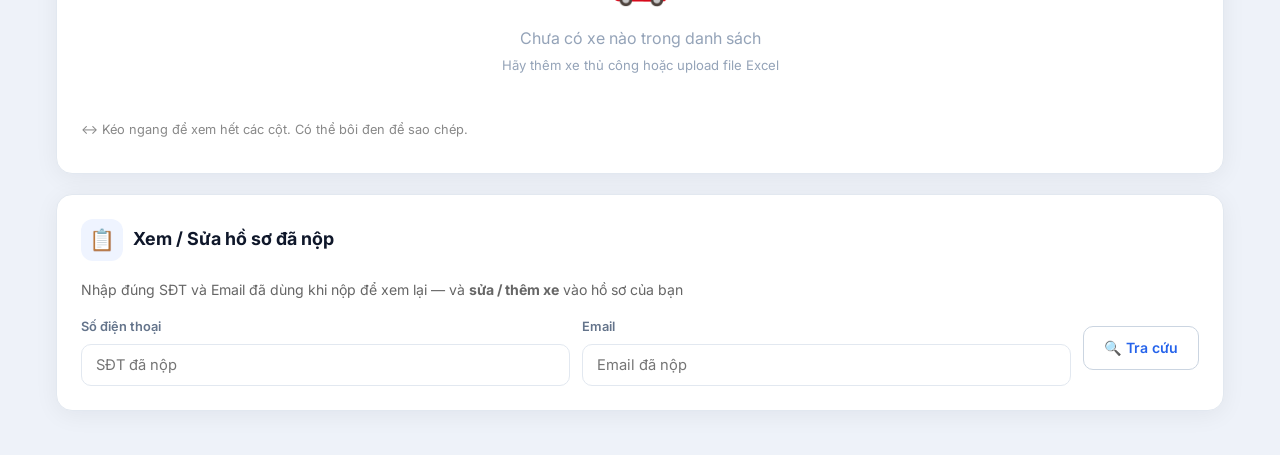
<file: quanlyphuongtien/index.html>
<!DOCTYPE html>
<html lang="vi">
<head>
  <meta charset="UTF-8">
  <meta name="viewport" content="width=device-width, initial-scale=1.0">
  <title>Quản Lý Danh Sách Xe Gửi Cơ Quan</title>
  <style>
  @import url('https://fonts.googleapis.com/css2?family=Inter:wght@400;500;600;700;800&display=swap');
  :root{--primary:#2563eb;--primary-dark:#1d4ed8;--indigo:#1e3a8a;--color-primary:#2563eb;--color-primary-dark:#1d4ed8;--color-indigo:#1e3a8a;--color-success:#16a34a;--color-danger:#dc2626;--bg:#eef2f9;--card:#fff;--text:#1e293b;--color-text:#1e293b;--muted:#64748b;--border:#e2e8f0;--color-border:#e2e8f0;--radius:16px;--shadow:0 4px 24px rgba(15,23,42,.06);--shadow-lg:0 12px 40px rgba(15,23,42,.14)}
  *{margin:0;padding:0;box-sizing:border-box}
  body{font-family:'Inter','Segoe UI',system-ui,-apple-system,sans-serif;background:var(--bg);color:var(--text);line-height:1.6;-webkit-font-smoothing:antialiased}
  .container{max-width:1200px;margin:0 auto;padding:24px 16px}
  .btn{padding:11px 20px;border:none;border-radius:10px;font-size:.88rem;font-weight:600;cursor:pointer;display:inline-flex;align-items:center;gap:7px;transition:all .18s;font-family:inherit}
  .btn:active{transform:translateY(1px)}.btn:disabled{opacity:.55;cursor:not-allowed;box-shadow:none}
  .btn-primary{background:var(--primary);color:#fff;box-shadow:0 4px 14px rgba(37,99,235,.3)}.btn-primary:hover{background:var(--primary-dark)}
  .btn-success{background:var(--color-success);color:#fff;box-shadow:0 4px 14px rgba(22,163,74,.28)}.btn-success:hover{filter:brightness(.94)}
  .btn-danger{background:var(--color-danger);color:#fff;box-shadow:0 4px 14px rgba(220,38,38,.2)}.btn-danger:hover{filter:brightness(.94)}
  .btn-outline{background:#fff;color:var(--primary);border:1.5px solid #cbd5e1}.btn-outline:hover{border-color:var(--primary);background:#f0f6ff}
  .btn-sm{padding:6px 13px;font-size:.8rem;border-radius:8px}
  .toast-container{position:fixed;top:20px;right:20px;z-index:99999;display:flex;flex-direction:column;gap:10px}
  .toast{padding:13px 20px;border-radius:12px;color:#fff;font-size:.88rem;font-weight:500;transform:translateX(130%);transition:transform .3s;box-shadow:0 8px 24px rgba(0,0,0,.2);max-width:400px}
  .toast.show{transform:translateX(0)}.toast.success{background:var(--color-success)}.toast.error{background:var(--color-danger)}.toast.info{background:#475569}
  .form-grid{display:grid;grid-template-columns:repeat(auto-fill,minmax(250px,1fr));gap:14px 16px}
  .form-group{display:flex;flex-direction:column;margin-bottom:0}
  .form-group label{font-size:.8rem;font-weight:600;margin-bottom:6px;color:var(--muted)}
  .form-group input,.form-group select{width:100%;padding:11px 14px;border:1.5px solid var(--border);border-radius:10px;font-size:.92rem;background:#fff;font-family:inherit;transition:border-color .15s,box-shadow .15s}
  .form-group input:focus,.form-group select:focus{border-color:var(--primary);box-shadow:0 0 0 3px rgba(37,99,235,.12);outline:none}
  .table-wrapper{overflow-x:auto;border-radius:10px;border:1px solid var(--border)}
  .data-table{width:100%;border-collapse:collapse;font-size:.82rem}
  .data-table th{background:#f1f5f9;padding:11px 12px;text-align:left;font-weight:700;color:#475569;border-bottom:1px solid var(--border);white-space:nowrap}
  .data-table td{padding:9px 12px;border-bottom:1px solid #f1f5f9;vertical-align:top}
  .data-table tr:hover{background:#f8faff}
  .search-box{position:relative}
  .search-box input{padding:9px 13px 9px 34px;border:1.5px solid var(--border);border-radius:10px;font-size:.88rem;min-width:220px;font-family:inherit;transition:.15s}
  .search-box input:focus{border-color:var(--primary);box-shadow:0 0 0 3px rgba(37,99,235,.12);outline:none}
  .search-icon{position:absolute;left:11px;top:50%;transform:translateY(-50%)}
  .app-header{background:linear-gradient(135deg,#1e3a8a,#2563eb);color:#fff;padding:34px 24px 30px;text-align:center;box-shadow:0 6px 24px rgba(37,99,235,.22)}
  .app-header h1{font-size:1.7rem;font-weight:800;letter-spacing:-.02em;margin-bottom:4px}.app-header p{opacity:.9;font-size:.92rem}
  .card{background:var(--card);border-radius:var(--radius);box-shadow:var(--shadow);padding:24px;margin-bottom:20px;border:1px solid var(--border)}
  .card-title{font-size:1.12rem;font-weight:700;margin-bottom:18px;display:flex;align-items:center;gap:10px;color:#0f172a}
  .card-title .icon{font-size:1.3rem;width:42px;height:42px;background:#eff4ff;border-radius:12px;display:inline-flex;align-items:center;justify-content:center;flex-shrink:0}
  .required{color:var(--color-danger);font-weight:700}
  .submitter-section{display:grid;grid-template-columns:repeat(auto-fill,minmax(220px,1fr));gap:14px 16px}
  .action-bar{display:flex;gap:10px;margin-top:18px;flex-wrap:wrap}
  .action-bar-between{justify-content:space-between;align-items:center}
  .action-group{display:flex;gap:10px;flex-wrap:wrap;align-items:center}
  .data-table .stt-col{text-align:center;width:48px}
  .data-table .actions{display:flex;gap:6px}.data-table .actions button{padding:4px 10px;font-size:.78rem;border-radius:7px}
  .empty-state{text-align:center;padding:44px 20px;color:#94a3b8}.empty-state .empty-icon{font-size:3rem;margin-bottom:8px;display:block}
  .upload-zone{position:relative;border:2px dashed #93c5fd;border-radius:14px;padding:32px 20px;text-align:center;cursor:pointer;transition:all .25s;background:#f5f9ff}
  .upload-zone:hover,.upload-zone.dragover{border-color:var(--primary);background:#eaf2ff}
  .upload-zone input[type=file]{position:absolute;inset:0;opacity:0;cursor:pointer}
  .upload-zone .upload-icon{font-size:2.6rem;margin-bottom:8px;display:block}
  .upload-zone .upload-text{font-size:.95rem}.upload-zone .upload-hint{font-size:.8rem;color:var(--muted);margin-top:6px}
  .stats-bar{display:flex;align-items:center;gap:16px;flex-wrap:wrap}
  .stat-item{font-size:.9rem;color:var(--muted);font-weight:500}.stat-value{font-weight:800;color:var(--primary);font-size:1.15rem}
  @media(max-width:600px){.form-grid{grid-template-columns:1fr}.submitter-section{grid-template-columns:1fr}.app-header h1{font-size:1.3rem}.action-bar-between{flex-direction:column;align-items:stretch}.search-box input{min-width:0;width:100%}}
  </style>
</head>
<body>

  <header class="app-header">
    <h1>📋 Quản Lý Danh Sách Xe Gửi Cơ Quan</h1>
    <p>Nhập liệu, upload Excel &amp; xuất báo cáo theo mẫu quy định</p>
    <div style="margin-top:10px">
      <a href="admin.html" style="color:#fff;opacity:0.8;font-size:0.85rem;text-decoration:underline">🔑 Trang tổng hợp (Quản lý)</a>
    </div>
  </header>

  <div id="toastContainer" class="toast-container"></div>

  <div class="container">

    <div class="card">
      <div class="card-title"><span class="icon">👤</span> Thông tin người nộp</div>
      <div class="submitter-section">
        <div class="form-group"><label>Họ và tên <span class="required">*</span></label><input type="text" id="submitterName" placeholder="VD: Nguyễn Văn A"></div>
        <div class="form-group"><label>Số điện thoại <span class="required">*</span></label><input type="tel" id="submitterPhone" placeholder="VD: 0901234567"></div>
        <div class="form-group"><label>Email <span class="required">*</span></label><input type="email" id="submitterEmail" placeholder="VD: email@gmail.com"></div>
      </div>
    </div>

    <div class="card">
      <div class="card-title"><span class="icon">📤</span> Upload file Excel</div>
      <div class="upload-zone" id="uploadZone">
        <input type="file" id="fileInput" accept=".xlsx,.xls">
        <span class="upload-icon">📂</span>
        <div class="upload-text">Kéo thả file Excel vào đây hoặc <strong>nhấn để chọn file</strong></div>
        <div class="upload-hint">Hỗ trợ file .xlsx theo mẫu "Danh sách xe gửi các cơ quan"</div>
      </div>
      <div style="margin-top:12px;text-align:center">
        <button class="btn btn-outline" id="btnTemplate" type="button">📄 Tải file Excel mẫu</button>
      </div>
    </div>

    <div class="card" id="editBanner" style="display:none;background:linear-gradient(135deg,#fff3e0,#fff);border:1px solid #ffcc80">
      <div style="display:flex;justify-content:space-between;align-items:center;gap:12px;flex-wrap:wrap">
        <div>
          <strong style="color:#e65100">✏️ Đang sửa hồ sơ đã nộp</strong>
          <div id="editBannerInfo" style="color:#666;font-size:.85rem;margin-top:2px"></div>
        </div>
        <button type="button" class="btn btn-outline btn-sm" id="btnCancelEdit">✕ Thoát sửa hồ sơ</button>
      </div>
    </div>

    <div class="card">
      <div class="card-title" id="formTitle"><span class="icon">📝</span> Thêm xe mới</div>
      <form id="vehicleForm">
        <div class="form-grid">
          <div class="form-group"><label>Tên Đơn vị KDVT <span class="required">*</span></label><input type="text" id="f_donVi" placeholder="VD: Công ty TNHH ABC"></div>
          <div class="form-group"><label>Mã số ĐKKD đơn vị <span class="required">*</span></label><input type="text" id="f_maSoDKKD" placeholder="VD: 0123456789"></div>
          <div class="form-group"><label>Địa chỉ đơn vị ĐKKDVT <span class="required">*</span></label><input type="text" id="f_diaChiDV" placeholder="VD: 123 Nguyễn Trãi, TP.HCM"></div>
          <div class="form-group"><label>Biển số <span class="required">*</span></label><input type="text" id="f_bienSo" placeholder="VD: 51C12345"></div>
          <div class="form-group"><label>Số Phù hiệu <span class="required">*</span></label><input type="text" id="f_soPhuhieu" placeholder="VD: PH-001"></div>
          <div class="form-group"><label>Ngày cấp phù hiệu <span class="required">*</span></label><input type="text" id="f_ngayCapPH" placeholder="VD: 15/06/2025"></div>
          <div class="form-group"><label>Loại Phù Hiệu <span class="required">*</span></label>
            <select id="f_loaiPH">
              <option value="">-- Chọn loại --</option>
              <option value="Xe chạy tuyến cố định">Xe chạy tuyến cố định</option>
              <option value="Xe Buýt">Xe Buýt</option>
              <option value="Xe Hợp đồng">Xe Hợp đồng</option>
              <option value="Xe Tải">Xe Tải</option>
              <option value="Xe Taxi">Xe Taxi</option>
              <option value="Xe Trung chuyển">Xe Trung chuyển</option>
            </select>
          </div>
          <div class="form-group"><label id="labelTaiTrong">Tải trọng HH (Kg) <span class="required">*</span></label><input type="text" id="f_taiTrong" placeholder="VD: 5000"></div>
          <div class="form-group"><label>Chủ sở hữu / SĐT <span class="required">*</span></label><input type="text" id="f_chuSoHuu" placeholder="VD: Nguyễn Văn A / 0901..."></div>
          <div class="form-group"><label>Địa chỉ chủ xe <span class="required">*</span></label><input type="text" id="f_diaChiChu" placeholder="VD: 456 Lê Lợi, Hà Nội"></div>
          <div class="form-group"><label>Lái xe / SĐT <span class="required">*</span></label><input type="text" id="f_laiXe" placeholder="VD: Trần Văn B / 0912..."></div>
          <div class="form-group"><label>Địa chỉ lái xe <span class="required">*</span></label><input type="text" id="f_diaChiLX" placeholder="VD: 789 Trần Phú"></div>
          <div class="form-group"><label>Niên hạn <span class="required">*</span></label><input type="text" id="f_nienHan" placeholder="0 nếu không niên hạn"></div>
          <div class="form-group"><label>Tài khoản GSHT <span class="required">*</span></label><input type="text" id="f_taiKhoan" placeholder="Tài khoản thiết bị"></div>
          <div class="form-group"><label>Mật khẩu GSHT <span class="required">*</span></label><input type="text" id="f_matKhau" placeholder="Mật khẩu thiết bị"></div>
          <div class="form-group"><label>Đường dẫn đăng nhập <span class="required">*</span></label><input type="text" id="f_dvCungCap" placeholder="VD: https://gps.viettel.vn"></div>
          <div class="form-group"><label>Ghi chú</label><input type="text" id="f_ghiChu" placeholder="Ghi chú thêm..."></div>
        </div>
        <div class="action-bar">
          <button type="submit" class="btn btn-primary" id="btnAdd">➕ Thêm xe</button>
          <button type="button" class="btn btn-outline" id="btnCancel" style="display:none">✕ Hủy sửa</button>
        </div>
      </form>
    </div>

    <div class="card">
      <div class="card-title"><span class="icon">🚛</span> Danh sách xe đã nhập</div>
      <div class="action-bar action-bar-between" style="margin-top:0;margin-bottom:16px">
        <div class="action-group">
          <div class="stats-bar"><div class="stat-item">Tổng số xe: <span class="stat-value" id="count">0</span></div></div>
          <div class="search-box"><span class="search-icon">🔍</span><input type="text" id="searchInput" placeholder="Tìm kiếm xe..."></div>
        </div>
        <div class="action-group">
          <button class="btn btn-success" id="btnExport">📥 Xuất file Excel</button>
          <button class="btn btn-danger btn-sm" id="btnClearAll">🗑️ Xóa tất cả</button>
        </div>
      </div>
      <div class="empty-state" id="empty"><span class="empty-icon">🚗</span><p>Chưa có xe nào trong danh sách</p><p style="font-size:0.82rem;margin-top:4px">Hãy thêm xe thủ công hoặc upload file Excel</p></div>
      <p style="color:#888;font-size:.8rem;margin-bottom:8px">↔ Kéo ngang để xem hết các cột. Có thể bôi đen để sao chép.</p>
      <div class="table-wrapper" id="tblWrap" style="display:none">
        <table class="data-table" style="white-space:nowrap"><thead><tr>
          <th class="stt-col">STT</th>
          <th>Tên Đơn vị KDVT</th>
          <th>Mã ĐKKD</th>
          <th>Địa chỉ đơn vị</th>
          <th>Biển số</th>
          <th>Số Phù hiệu</th>
          <th>Ngày cấp PH</th>
          <th>Loại Phù Hiệu</th>
          <th>Tải trọng/Số ghế</th>
          <th>Chủ sở hữu / SĐT</th>
          <th>Địa chỉ chủ xe</th>
          <th>Lái xe / SĐT</th>
          <th>Địa chỉ lái xe</th>
          <th>Niên hạn</th>
          <th>TK GSHT</th>
          <th>MK GSHT</th>
          <th>Đường dẫn đăng nhập</th>
          <th>Ghi chú</th>
          <th>Thao tác</th>
        </tr></thead>
        <tbody id="tbody"></tbody></table>
      </div>
    </div>

    <div class="card" id="submitCard" style="display:none;text-align:center;background:linear-gradient(135deg,#e8f5e9,#fff)">
      <div class="card-title" id="submitCardTitle" style="justify-content:center"><span class="icon">📨</span> Gửi danh sách xe</div>
      <p id="submitCardSub" style="color:#666;margin-bottom:16px">Sau khi kiểm tra danh sách, nhấn để gửi lên bộ phận tổng hợp</p>
      <button class="btn btn-success" id="btnSubmit" style="padding:14px 40px;font-size:1rem">✅ Gửi danh sách</button>
    </div>

    <div class="card">
      <div class="card-title"><span class="icon">📋</span> Xem / Sửa hồ sơ đã nộp</div>
      <p style="color:#666;margin-bottom:16px;font-size:.88rem">Nhập đúng SĐT và Email đã dùng khi nộp để xem lại — và <strong>sửa / thêm xe</strong> vào hồ sơ của bạn</p>
      <div style="display:flex;gap:12px;flex-wrap:wrap;align-items:flex-end">
        <div class="form-group" style="flex:1;min-width:180px"><label>Số điện thoại</label><input type="tel" id="lkPhone" placeholder="SĐT đã nộp"></div>
        <div class="form-group" style="flex:1;min-width:180px"><label>Email</label><input type="email" id="lkEmail" placeholder="Email đã nộp"></div>
        <button class="btn btn-outline" id="btnLookup" style="height:44px;margin-bottom:16px">🔍 Tra cứu</button>
      </div>
      <div id="lkResult"></div>
    </div>

  </div>

<script src="https://cdn.sheetjs.com/xlsx-0.20.3/package/dist/xlsx.full.min.js"></script>
<script>
/* ===== CẤU HÌNH API — dán URL web app Apps Script của bạn vào đây ===== */
var API_URL='https://script.google.com/macros/s/AKfycbxdv98ykDOkmrjnr_sd-RaKfi7Gx3114HEgh5yLzJ5TA0Jw1oR4vMDsIMnKHIXBnnZs/exec';
function callApi(payload){
  return fetch(API_URL,{method:'POST',body:JSON.stringify(payload)}).then(function(r){return r.json()});
}

/* ===== Định nghĩa trường ===== */
var KEYS=['donVi','maSoDKKD','diaChiDV','bienSo','soPhuhieu','ngayCapPH','loaiPH','taiTrong','chuSoHuu','diaChiChu','laiXe','diaChiLX','nienHan','taiKhoan','matKhau','dvCungCap','ghiChu'];
var REQ=KEYS.filter(function(k){return k!=='ghiChu'});
var LABELS={donVi:'Đơn vị',maSoDKKD:'Mã ĐKKD',diaChiDV:'Địa chỉ ĐV',bienSo:'Biển số',soPhuhieu:'Số PH',ngayCapPH:'Ngày cấp PH',loaiPH:'Loại PH',taiTrong:'Tải trọng/Ghế',chuSoHuu:'Chủ xe',diaChiChu:'ĐC chủ xe',laiXe:'Lái xe',diaChiLX:'ĐC lái xe',nienHan:'Niên hạn',taiKhoan:'TK GSHT',matKhau:'MK GSHT',dvCungCap:'Đường dẫn ĐN',ghiChu:'Ghi chú'};
var DRAFT_KEY='vehicle_list_draft', SUBMITTER_KEY='vehicle_list_submitter';
var vehicles=[], editIdx=-1;
/* Chế độ đơn vị sửa hồ sơ đã nộp */
var editingSubId=null, editingSubmitterAuth={phone:'',email:''}, preEditDraft=null, lkSubs=[];
function normPlate(s){return String(s==null?'':s).replace(/[^a-zA-Z0-9]/g,'').toUpperCase();}
function findDupPlates(list){var seen={},dup={};for(var i=0;i<list.length;i++){var p=normPlate(list[i].bienSo);if(!p)continue;if(seen[p])dup[p]=true;seen[p]=true}return Object.keys(dup);}

function esc(s){if(!s)return'';return String(s).replace(/&/g,'&amp;').replace(/</g,'&lt;').replace(/>/g,'&gt;')}
function showToast(m,t){var c=document.getElementById('toastContainer');var d=document.createElement('div');d.className='toast '+(t||'success');d.textContent=m;c.appendChild(d);setTimeout(function(){d.classList.add('show')},10);setTimeout(function(){d.classList.remove('show');setTimeout(function(){d.remove()},300)},3500)}
function gv(k){var el=document.getElementById('f_'+k);return el?el.value.trim():''}
function sv(k,v){var el=document.getElementById('f_'+k);if(el)el.value=v||''}
function fmtT(iso){var d=new Date(iso);function p(n){return n<10?'0'+n:''+n}return p(d.getDate())+'/'+p(d.getMonth()+1)+'/'+d.getFullYear()+' '+p(d.getHours())+':'+p(d.getMinutes())}
function val(id){var el=document.getElementById(id);return el?el.value.trim():''}
function setVal(id,v){var el=document.getElementById(id);if(el)el.value=v||''}

function saveDraft(){if(editingSubId)return;try{localStorage.setItem(DRAFT_KEY,JSON.stringify(vehicles))}catch(e){}}
function loadDraft(){try{var d=localStorage.getItem(DRAFT_KEY);if(d)vehicles=JSON.parse(d)||[]}catch(e){vehicles=[]}}
function saveSubmitter(){if(editingSubId)return;try{localStorage.setItem(SUBMITTER_KEY,JSON.stringify({hoTen:val('submitterName'),sdt:val('submitterPhone'),email:val('submitterEmail')}))}catch(e){}}
function loadSubmitter(){try{var d=localStorage.getItem(SUBMITTER_KEY);if(d){var i=JSON.parse(d);setVal('submitterName',i.hoTen);setVal('submitterPhone',i.sdt);setVal('submitterEmail',i.email)}}catch(e){}}

function validateSubmitter(){
  if(!val('submitterName')){showToast('Nhập Họ tên người nộp!','error');document.getElementById('submitterName').focus();return false}
  if(!val('submitterPhone')){showToast('Nhập SĐT người nộp!','error');document.getElementById('submitterPhone').focus();return false}
  if(!val('submitterEmail')){showToast('Nhập Email người nộp!','error');document.getElementById('submitterEmail').focus();return false}
  return true;
}

loadDraft();loadSubmitter();render();

document.getElementById('f_bienSo').addEventListener('input',function(){this.value=this.value.replace(/[^a-zA-Z0-9]/g,'').toUpperCase()});
document.getElementById('f_loaiPH').addEventListener('change',updateTaiTrongLabel);
document.getElementById('searchInput').addEventListener('input',render);
['submitterName','submitterPhone','submitterEmail'].forEach(function(id){document.getElementById(id).addEventListener('change',saveSubmitter)});

function updateTaiTrongLabel(){
  var v=document.getElementById('f_loaiPH').value, l=document.getElementById('labelTaiTrong'), inp=document.getElementById('f_taiTrong');
  if(v==='Xe Tải'){l.innerHTML='Tải trọng HH (Kg) <span class="required">*</span>';inp.placeholder='VD: 5000'}
  else if(v===''){l.innerHTML='Tải trọng HH (Kg) <span class="required">*</span>';inp.placeholder='VD: 5000'}
  else{l.innerHTML='Số ghế ngồi <span class="required">*</span>';inp.placeholder='VD: 16'}
}

document.getElementById('vehicleForm').addEventListener('submit',function(e){
  e.preventDefault();
  if(!validateSubmitter())return;
  var data={};
  for(var i=0;i<KEYS.length;i++){data[KEYS[i]]=gv(KEYS[i])}
  for(var i=0;i<REQ.length;i++){
    if(!data[REQ[i]]){showToast('Nhập "'+LABELS[REQ[i]]+'"!','error');var el=document.getElementById('f_'+REQ[i]);if(el)el.focus();return}
  }
  // Chặn trùng biển số trong chính danh sách đang nhập
  var _np=normPlate(data.bienSo);
  for(var di=0;di<vehicles.length;di++){
    if(di===editIdx)continue;
    if(normPlate(vehicles[di].bienSo)===_np){showToast('⚠️ Biển số '+data.bienSo+' đã có trong danh sách!','error');var _eb=document.getElementById('f_bienSo');if(_eb)_eb.focus();return}
  }
  saveSubmitter();
  if(editIdx>=0){vehicles[editIdx]=data;showToast('Đã cập nhật xe '+data.bienSo);editIdx=-1}
  else{vehicles.push(data);showToast('Đã thêm xe '+data.bienSo)}
  saveDraft();render();clearForm();
});

document.getElementById('btnCancel').addEventListener('click',clearForm);

function clearForm(){
  for(var i=0;i<KEYS.length;i++){sv(KEYS[i],'')}
  editIdx=-1;
  updateTaiTrongLabel();
  document.getElementById('formTitle').innerHTML='<span class="icon">📝</span> Thêm xe mới';
  document.getElementById('btnAdd').textContent='➕ Thêm xe';
  document.getElementById('btnCancel').style.display='none';
}

function render(){
  var tb=document.getElementById('tbody'),em=document.getElementById('empty'),w=document.getElementById('tblWrap'),c=document.getElementById('count'),sc=document.getElementById('submitCard');
  c.textContent=vehicles.length;sc.style.display=vehicles.length>0?'block':'none';
  if(vehicles.length===0){em.style.display='block';w.style.display='none';return}
  em.style.display='none';w.style.display='block';
  var term=(document.getElementById('searchInput').value||'').toLowerCase();
  var h='',shown=0;
  for(var i=0;i<vehicles.length;i++){
    var v=vehicles[i];
    if(term){var comb=Object.keys(v).map(function(k){return v[k]}).join(' ').toLowerCase();if(comb.indexOf(term)<0)continue}
    shown++;
    var unit=v.loaiPH==='Xe Tải'?' Kg':' ghế';
    h+='<tr>'+
      '<td class="stt-col">'+(i+1)+'</td>'+
      '<td>'+esc(v.donVi)+'</td>'+
      '<td>'+esc(v.maSoDKKD)+'</td>'+
      '<td>'+esc(v.diaChiDV)+'</td>'+
      '<td><strong>'+esc(v.bienSo)+'</strong></td>'+
      '<td>'+esc(v.soPhuhieu)+'</td>'+
      '<td>'+esc(v.ngayCapPH)+'</td>'+
      '<td>'+esc(v.loaiPH)+'</td>'+
      '<td>'+esc(v.taiTrong)+(v.taiTrong?unit:'')+'</td>'+
      '<td>'+esc(v.chuSoHuu)+'</td>'+
      '<td>'+esc(v.diaChiChu)+'</td>'+
      '<td>'+esc(v.laiXe)+'</td>'+
      '<td>'+esc(v.diaChiLX)+'</td>'+
      '<td>'+esc(v.nienHan)+'</td>'+
      '<td>'+esc(v.taiKhoan)+'</td>'+
      '<td>'+esc(v.matKhau)+'</td>'+
      '<td>'+esc(v.dvCungCap)+'</td>'+
      '<td>'+esc(v.ghiChu)+'</td>'+
      '<td class="actions"><button class="btn btn-outline btn-sm" onclick="editV('+i+')">✏️</button> <button class="btn btn-danger btn-sm" onclick="delV('+i+')">🗑️</button></td>'+
    '</tr>';
  }
  if(term&&shown===0){h='<tr><td colspan="19" style="text-align:center;color:#999;padding:20px">Không tìm thấy xe khớp "'+esc(term)+'"</td></tr>'}
  tb.innerHTML=h;
}

function editV(i){var v=vehicles[i];for(var j=0;j<KEYS.length;j++){sv(KEYS[j],v[KEYS[j]]||'')}updateTaiTrongLabel();editIdx=i;document.getElementById('formTitle').innerHTML='<span class="icon">✏️</span> Sửa thông tin xe';document.getElementById('btnAdd').textContent='💾 Cập nhật';document.getElementById('btnCancel').style.display='';window.scrollTo({top:0,behavior:'smooth'})}
function delV(i){
  if(!confirm('Xóa xe '+(vehicles[i].bienSo||'(trống)')+'?'))return;
  if(editIdx===i){clearForm()} else if(editIdx>i){editIdx--}
  vehicles.splice(i,1);saveDraft();render();showToast('Đã xóa xe','info');
}

document.getElementById('btnClearAll').addEventListener('click',function(){
  if(vehicles.length===0)return;
  if(!confirm('Xóa toàn bộ '+vehicles.length+' xe trong danh sách?'))return;
  vehicles=[];saveDraft();render();clearForm();showToast('Đã xóa toàn bộ danh sách','info');
});

/* ===== Upload Excel ===== */
var zone=document.getElementById('uploadZone'),fileInput=document.getElementById('fileInput');
zone.addEventListener('dragover',function(e){e.preventDefault();zone.classList.add('dragover')});
zone.addEventListener('dragleave',function(){zone.classList.remove('dragover')});
zone.addEventListener('drop',function(e){e.preventDefault();zone.classList.remove('dragover');var f=e.dataTransfer.files[0];if(f)processExcel(f)});
fileInput.addEventListener('change',function(e){var f=e.target.files[0];if(f)processExcel(f);e.target.value=''});

function excelDateToStr(val){
  if(val==null||val==='')return '';
  function p(n){return n<10?'0'+n:''+n}
  if(typeof val==='number'){var d=new Date(Math.round((val-25569)*86400*1000));if(!isNaN(d.getTime()))return p(d.getUTCDate())+'/'+p(d.getUTCMonth()+1)+'/'+d.getUTCFullYear()}
  if(val instanceof Date){return p(val.getDate())+'/'+p(val.getMonth()+1)+'/'+val.getFullYear()}
  return String(val);
}
function processExcel(file){
  if(!file.name.match(/\.xlsx?$/i)){showToast('Vui lòng chọn file Excel (.xlsx)','error');return}
  var reader=new FileReader();
  reader.onload=function(e){
    try{
      var data=new Uint8Array(e.target.result);
      var wb=XLSX.read(data,{type:'array'});
      var sheet=wb.Sheets[wb.SheetNames[0]];
      var rows=XLSX.utils.sheet_to_json(sheet,{header:1,defval:''});
      var imported=0;
      for(var i=2;i<rows.length;i++){
        var r=rows[i];
        if(!r||r.length===0)continue;
        var hasData=r.slice(1).some(function(c){return c!==''&&c!==null&&c!==undefined});
        if(!hasData)continue;
        vehicles.push({
          donVi:String(r[1]||''),maSoDKKD:String(r[2]||''),diaChiDV:String(r[3]||''),
          bienSo:String(r[4]||''),soPhuhieu:String(r[5]||''),ngayCapPH:excelDateToStr(r[6]),loaiPH:String(r[7]||''),
          taiTrong:String(r[8]||''),chuSoHuu:String(r[9]||''),diaChiChu:String(r[10]||''),
          laiXe:String(r[11]||''),diaChiLX:String(r[12]||''),nienHan:String(r[13]||''),
          taiKhoan:String(r[14]||''),matKhau:String(r[15]||''),dvCungCap:String(r[16]||''),ghiChu:String(r[17]||'')
        });
        imported++;
      }
      saveDraft();render();
      if(imported>0)showToast('Đã nhập '+imported+' xe từ "'+file.name+'"');
      else showToast('Không tìm thấy dữ liệu xe trong file (bắt đầu từ dòng 3)','error');
      var _dup=findDupPlates(vehicles);
      if(_dup.length)showToast('⚠️ Có biển số TRÙNG trong danh sách: '+_dup.join(', '),'error');
    }catch(err){showToast('Lỗi đọc file Excel: '+err.message,'error')}
  };
  reader.readAsArrayBuffer(file);
}

/* ===== Tạo worksheet đúng mẫu cơ quan ===== */
function buildOfficialSheet(list){
  var header1=['STT','Tên Đơn vị Kinh Doanh vận tải','Mã số Đăng ký kinh doanh đơn vị','Địa chỉ đơn vị Đăng ký KDVT','Biển số','Số Phù hiệu','Ngày cấp PH','Loại Phù Hiệu','Tải trọng Hàng Hóa (theo đăng ký xe)\n(Kg)','Tên chủ sở hữu (theo đăng ký xe)/ số điện thoại chủ xe','Địa chỉ chủ Phương tiện','Họ tên Lái xe/ Số điện thoại lái xe','Địa chỉ lái xe','Niên hạn \n sử dụng\n(nếu không niên hạn ghi số 0)','Thiết bị giám sát hành trình và \n thiết bị ghi nhận hình ảnh người lái xe','','','Ghi chú'];
  var header2=['','','','','','','','','','','','','','','Tài khoản','Mật khẩu','Đơn vị cung cấp',''];
  var rows=[header1,header2];
  for(var i=0;i<list.length;i++){var v=list[i];rows.push([i+1,v.donVi,v.maSoDKKD,v.diaChiDV,v.bienSo,v.soPhuhieu,v.ngayCapPH,v.loaiPH,v.taiTrong,v.chuSoHuu,v.diaChiChu,v.laiXe,v.diaChiLX,v.nienHan,v.taiKhoan,v.matKhau,v.dvCungCap,v.ghiChu])}
  var ws=XLSX.utils.aoa_to_sheet(rows);
  ws['!cols']=[{wch:7},{wch:20},{wch:26},{wch:23},{wch:21},{wch:16},{wch:14},{wch:22},{wch:17},{wch:42},{wch:28},{wch:26},{wch:25},{wch:18},{wch:18},{wch:18},{wch:15},{wch:21}];
  ws['!merges']=[
    {s:{r:0,c:0},e:{r:1,c:0}},{s:{r:0,c:1},e:{r:1,c:1}},{s:{r:0,c:2},e:{r:1,c:2}},{s:{r:0,c:3},e:{r:1,c:3}},
    {s:{r:0,c:4},e:{r:1,c:4}},{s:{r:0,c:5},e:{r:1,c:5}},{s:{r:0,c:6},e:{r:1,c:6}},{s:{r:0,c:7},e:{r:1,c:7}},
    {s:{r:0,c:8},e:{r:1,c:8}},{s:{r:0,c:9},e:{r:1,c:9}},{s:{r:0,c:10},e:{r:1,c:10}},{s:{r:0,c:11},e:{r:1,c:11}},
    {s:{r:0,c:12},e:{r:1,c:12}},{s:{r:0,c:13},e:{r:1,c:13}},{s:{r:0,c:14},e:{r:0,c:16}},{s:{r:0,c:17},e:{r:1,c:17}}
  ];
  return ws;
}

document.getElementById('btnExport').addEventListener('click',function(){
  if(vehicles.length===0){showToast('Không có dữ liệu để xuất!','error');return}
  var wb=XLSX.utils.book_new();
  XLSX.utils.book_append_sheet(wb,buildOfficialSheet(vehicles),'Danh sách xe');
  var sn=val('submitterName'),sp=val('submitterPhone'),se=val('submitterEmail');
  if(sn||sp||se){
    var wsSub=XLSX.utils.aoa_to_sheet([['THÔNG TIN NGƯỜI NỘP'],['Họ và tên:',sn],['Số điện thoại:',sp],['Email:',se],['Ngày xuất:',new Date().toLocaleDateString('vi-VN')]]);
    wsSub['!cols']=[{wch:18},{wch:35}];
    XLSX.utils.book_append_sheet(wb,wsSub,'Người nộp');
  }
  var dateStr=new Date().toISOString().slice(0,10);
  var fn='Danh_sach_xe_'+(sn?sn.replace(/\s+/g,'_')+'_':'')+dateStr+'.xlsx';
  XLSX.writeFile(wb,fn);
  showToast('Đã xuất file "'+fn+'"');
});

var TEMPLATE_B64="[base64]/bJvmEgMbZXAyzgUjAFk4bW+bi4/05vRUJkrJaNc5CLlaA4n58eTF6X3nAhKst5qIi8ndSYlFBqzBzHiyvzFxoFfFjKKVXRa1KkNeDwY0snCWwlFKHIcajR5ipeUPJ05JffyuZGiuSh+99HVUulPeNKRSxUPlp9Q+S1M1mpgDtinnL0Bn6AEpjBUBtk/lgmDG8AREbQyH3cgZosB/p2lXGlVEYVsbjFVv/haFb+d3Vuu6VxxGMhmSiAr2olr3LZSMXLtRT5+rsMEjf1sQWZa0ydqP7AH/cjDLehmcW0vmLwD11XP+TDuKzDjJe/96KCHPEONKqATz3+CPoMeZKBdBvxF9ReXYBu9jHRg9T2EQESlJYe2VPakmL64DIFjsYW4RevLsIp0x+P/chSk6xSXAeOSgD9B/4JpW66tQzEAQysM2lfd/3lpFT9s8nLM5Ig97DLeNvY/wFAAD//[base64]/gLrntSpvckFy1+/em0+kKcwj6mOTk5DvnZrkabC9eMcSWXCHzbC4FOk2mdU0hn6uH2a0UkcEZ6MlhIXcY5aq8vFg+YQ+cLsVt66NILi4Wcsvs75SKeosWYkYeXTqpKVjgtAyN8qA7aFAt5vMbFY49ZDnxFGtTyLA2V1JUO59e/ou3sshggEFpCjjzIZEFblMWUUFokAtpSD+m7bhXZIlaqtNAix+AbKsDRao502QV1XWrx5h5Po2p3nCDA6MbG2eInQd3zDH0E0VUX5pzUPnvW/oguyf9YtHxiUF8sh8U3xWNaBS6DVF3juX6P1n2VRk052cG3h+I1ORjlu8AAAD//wMAUEsDBBQABgAIAAAAIQC4x7A8rwIAAEMGAAAPAAAAeGwvd29ya2Jvb2sueG1spFTRTtswFH2ftH+w/B4ShzYtESmCZtUqMYQ2oC+VkOu4jUViZ7ZDixAfs2/Zj+06aUtLXxhErRPnOsfn3Ht8T89WZYEeuTZCyQSTowAjLpnKhFwk+PZm5PUxMpbKjBZK8gQ/cYPPBl+/nC6Vfpgp9YAAQJoE59ZWse8blvOSmiNVcQmRudIltTDVC99UmtPM5JzbsvDDIIj8kgqJW4RYvwdDzeeC8VSxuuTStiCaF9QCfZOLymzQSvYeuJLqh7rymCorgJiJQtinBhSjksXjhVSazgqQvSJdtNLwi+BPAhjCzU4QOtiqFEwro+b2CKD9lvSBfhL4hOylYHWYg/chdXzNH4Wr4ZaVjj7IKtpiRa9gJPg0GgFrNV6JIXkfROtuuYV4cDoXBb9rrYtoVV3R0lWqwKigxn7LhOVZgnswVUu+90LX1UUtCoiGJyTsYX+wtfO1RuB+3mLd5MJM1j53i8AT54XlWlLLh0pasOBa0mft1mAPcwXmRj/571poDmcKrAUyYaQspjNzTW2Oal0keBhPbw0on07GV4hMU7WUhYKzNd0xJT08Af9hS8qcYB8Ut6za57fqgZyON9a7thrB8zi9hPT/oo9QDCh5tj6rY8g2Ob6XTMfk/pn0orSbpqHXT6Ou1wmjY+/8pN/zRqPofNjvhhejMHoBMTqKmaK1zdd1dtAJ7kBRD0I/6GoTIUFci+yVxnOwvjx3fzNsYi9OsOtod4Ivzasj3BStJkJmaplgj4Qg6ml/umyCE5HZ3Fkq6MCS9t13LhY5MCbdnvsOnO+YJXiPUdoyGsEFCRiN9hj5O5Sa3gnUmjuSjd9TKnNk/v5hOVpx6NWuvTa5xkjHbis9zoiTtvvRpTB2Zy30su3asKn7ZidGC+aOBNwa0BMShCfNik3/H/wDAAD//[base64]/lDKOnsphb222wcwsRKHTWxjqT95+5qU7jawpJfQoyQ08zHMZvs59OIdI3XeKSiyHAS62pvOtQpe909X9yCItTO69w4VjEiwrS4vNs/Ya05PZLtAIqk4UmCZw4OUVFscNGU+oEuXxsdBcxpjK4OuD7pFWeb5nYy/NaCaaYqdURB35hrEfgzJ+W9t3zRdjY++fhvQ8RkLyYkLk6COLbKCafxeFlkCBXmeoVyT4cPHA1lEPnEcVySnS7kEU/wzzGIyt2vCkNURzQvHVD46pTNbLyVzsyoMj33q+rErNM0/9nJW/+oLAAD//wMAUEsDBBQABgAIAAAAIQDQa0M4DhEAABtiAAAYAAAAeGwvd29ya3NoZWV0cy9zaGVldDEueG1snFTbjtowFHyv1H+I/[base64]/leezZB76ETRO0O+xGVYg8Ua15yc3GkKBA0fdlUUpF1CX2f8YTQ4Kzgm8Bv7GXc9SslwamSWhYmBOaorvm6/UW0iAhtma77v4sGTyLFjtwa2FEl7ysJT1uupCMbv5PsoSWzx6XSA88z9CduPiOYsR3ibvB7f9FqmXNw2HYVKFZk6BNOX6cJilZLF6CfnJ10bx0Ysn5jJaOGgQhGgc3nWsqdvfEFLsVAqd0NlpJQw4/sMyvLDH2B6vRvJwJLEIhahf7aqz27RH9TQc4KcijNqzx9ZXyzNSA7DWdTaNVmJc0vT0xTCCloh8nUElNZAguMgeD2aYOQkXNdLc/[base64]/7insG3vMLeX7toymuiP1QdpKE+x14sbpyDTwXuxWL8f4sj93T+AwAA//8AAAD//5Tc23LcxhWF4VdR8QEszYG27JJVFZIY9GnQhzdQKao4F7ZSouIkb58ZotnYvX8WaNwlX68GYOzBcBaH9ofH3758+f7w6funjx++ff3Pm2+/3uxu3jz+69Mfj5f/9cvu/eX/PNHnfz9+//r76eu33z99f4L/7o6fPv/y9/89fHn8/OWPi737YX978/HD5+sx/nY9yK83P968uSw8XvTPj+8+vP3z44e3n2vijoldn7ifEz+JY+z7xAOPcegTAxP7Yx85MaIS45y43Ir2D7O/7Q9ieBCVsC/88/7UH8Qx8mOf8EyoYwTetPf9Mc48xs99YnrhUtX04gsRNb70QkTNL78eKS9Elhm/vbxk2+t2/9det79dhvj+/Q+3N2/ml7T58s9/XO1yovWX9PX4/Ut6p/557l6P3M8R+aLWR3l4/SjD65HT65Fxjvx887Y+k+b1Pfb1iHs94l+PhNdv1Pn1o0yvR+Icubwe2tO9U28A6YWIerzzCxH18JbVa+leygf1Ul5/[base64]/yo33DLr+l2y9XPmLt5UdzyGcQt14lBJ046MWowGqwGp8FrCPq0Z52YNEQNSUPWUAR0t/xaWmSDWX9jqRVn/vGpfmbfzYvils8gbrlODDpx0olRg9FgNTgNXkPQpz3rxKQhakgasoYioLvlP2+65dd0e5WrBnM3L4pbPoO45Tox6MRJJ0YNRoPV4DR4DUGf9qwTk4aoIWnIGoqA7pZfPvBteZk/xdtNV6Xwrq6Ku15F3HZkBmROyIwQA7EQB/GQgLOfkZkgEZIgGVKk9FO4FtS//mazm/vs5XDX34mo4n1XV+UU5rycwixLZqi7lswJxxkhBmIhDuIhAWc/IzNBIiRBMqRI6adw7VYbpjBXsTqFHX41NS/LMcwix6Azw05nTlWW44wQA7EQB/GQgLOfkZkgEZIgGVKk9GO4tqsNY5jL2PMYdHXd6fJ2X0WOQWcGZE44zggxEAtxEA8JOPsZmQkSIQmSIUVKP4Zr49owhrmgPY9B19mdLnT3VeQYdGZA5oTjjBADsRAH8ZCAs5+RmSARkiAZUqT0Y7i2sA1jmEvb8xh0xd3pkndfRY5BZ4aWEb/dUgM+4cgjxEAsxEE8JOCaz8hMkAhJkAwpUvrBXLvahsHM1e55MLoI73QVvK8iB6MzQ8usDUbvGnEuA7EQB/GQgGs+IzNBIiRBMqRI6QdzbXQbBjMXwOfB6Lq804XxvoocjM4MLbM2GL1rxLkMxEIcxEMCrvmMzASJkATJkCKlH8y1920YzFwTnwejS3X9VlF+vtLt9QGZocrlB/7yi3q8laFr4zgGYiEO4iGhXc/z1ydnZCZIhCRIhhQp/WCu7XDDYOYy+TwYXb13unzeV5FPjM4MLbM2GL1rxLkMxEIcxEMCrvmMzASJkATJkCKlG8x+Wzt/ii9f4uh6XpfFE1NFDAaZoWVWBoNdI8RALMRBPCTgms/ITJAISZAMKVL6wWwr7PuusO90Y6/LcjBo7MgMVVbfyrBrhBiIhTiIh4R2Pe2tDJkJEiEJkiFFSj+YbR1+33X4ve7wdVkOBh0emaHK+mB08x9xHAOxEAfxkNCuZxmMPvuEXRGSIBlSpPSD2dbq912r3+tWX5flYPQ3vw/IDFXWB6N/FzDiOAZiIQ7iIaFdzzIYffYJuyIkQTKkSOkHs63n77uev8cfr6Dn1w3yZwx6fsus/YzRu8a6a3kRGIiFOIiHBFzzGZkJEiEJkiFFSj+Ybc3/8ndz8s8JdPOvy/KJ0d8iPyAzVFl/YvTvC0Ycx0AsxEE8JLTrWZ4YfPWNXRGSIBlSpPSD2db8913z1385eFeX5WD0d80PyAxV1geD5o/jGIiFOIiHhHY9y2DwBTl2RUiCZEiR0g9mW/Pfd81f/zXmXV2Wg9HfSD8gM1RZHwyaP45jIBbiIB4S2vUsg8HX6NgVIQmSIUVKP5htzX/fNf+9bv51WQ4GzR+Zocr6YND8cRwDsRAH8ZDQrmcZDL5sx64ISZAMKVL6wWxr/vuu+e9186/LcjD62+0HZIYq64NB88dxDMRCHMRDQrueZTD4Sh67IiRBMqRI6QZz2Nb8n+LL3xLq5l+XxWCqiE9lyAwts/KpDLtGiIFYiIN4SMA1n5GZIBGSIBlSpPSD2db8D13z3+vmX5flYND8kRmqrD4x2DVCDMRCHMRDQrue9sQgM0EiJEEypEjpB7Ot+R+65n/Qzb8uy8Gg+SMzVFkfDJo/jmMgFuIgHhLa9SyDQfPHrghJkAwpUvrBbGv+h675H/Cn6Loh39cN8q1MZ4aWWXsrQ/Ovu0TBhFiIg3hIwDWfkZkgEZIgGVKk9IPZ1vwPXfM/6OZfl+UTM2+Qg0Hzr7vWnxg0f5zLQCzEQTwktOtZnhh99gm7IiRBMqRI6QezrfkfuuZ/0M2/LsvBoPkjM1RZHwyaP45jIBbiIB4S2vUsg0Hzx64ISZAMKVL6wWxr/oeu+R/0d/51WQ4GzR+Zocr6YND8cRwDsRAH8ZDQrmcZDJo/dkVIgmRIkdIPZlvzP3TN/6C/86/LcjBo/sgMVdYHg+aP4xiIhTiIh4R2Pctg0PyxK0ISJEOKlH4w25r/oWv+B93867IcDJo/MkOV9cGg+eM4BmIhDuIhoV3PMhg0f+yKkATJkCKlH8y25n/omv9BN/+6LAeD5o/MUGV9MGj+OI6BWIiDeEho17MMBs0fuyIkQTKkSOkGc9zW/J/iy7/Sppt/XRaDqSI+lSEztMzKx2XsGiEGYiEO4iEB13xGZoJESIJkSJHSD2Zb8z92zf+gm39dloNB80dmqLL6xGDXCDEQC3EQDwntetoTg8wEiZAEyZAipR/MtuZ/7Jr/UTf/uiwHg+aPzFBlfTBo/jiOgViIg3hIaNezDAbNH7siJEEypEjpB7Ot+R+75n/Uzb8uy8HMG+RbGZp/3bU+GDR/nMtALMRBPCS061kGo88+YVeEJEiGFCn9YLY1/2PX/I/4V9XxnX/dIAeD5t8yaz9j0PzrLvErGYiFOIiHBFzzGZkJEiEJkiFFSj+Ybc3/2DX/o27+dVk+MWj+yAxV1p8YNH8cx0AsxEE8JLTrWZ4YNH/sipAEyZAipR/MtuZ/7Jr/UTf/uiwHg+aPzFBlfTBo/jiOgViIg3hIaNezDAbNH7siJEEypEjpB7Ot+R+75n/Uzb8uy8Gg+SMzVFkfDJo/jmMgFuIgHhLa9SyDQfPHrghJkAwpUvrBbGv+x675H3Xzr8tyMGj+yAxV1geD5o/jGIiFOIiHhHY9y2DQ/LErQhIkQ4qUfjDbmv+xa/5H3fzrshwMmj8yQ5X1waD54zgGYiEO4iGhXc8yGDR/7IqQBMmQIqUbzO225v8UX/7LKrr512UxmCriUxkyQ8usfCrDrhFiIBbiIB4ScM1nZCZIhCRIhhQp/WC2Nf/brvkfdfOvy3IwaP7IDFVWnxjsGiEGYiEO4iGhXU97YpCZIBGSIBlSpPSD2db8b7vmf6ubf12Wg0HzR2aosj4YNH8cx0AsxEE8JLTrWQaD5o9dEZIgGVKkzIN5u/ynQP8PAAD//wAAAP//nJTNjts2EMdfhSWCIgusLNGyZIu1BUiWnHWyu2m9Qe5ambaIlUSFonedBjkUPfaURyiCHoMgaIAANooeti/iN+lItvcrClD0Imp+HA6H/A+nnzE5Z0OWpiWKxSJXA0xs7PZvMJJsNsDHhB63sf4VPyH0pImfEnraxJ8T+hNpiDMhdNLkPyJ01MSPCD1q4mNCx038KaFPm/gzQp818SeEPmniHqFeE/cJ9Zv4kNBhEw8IDZp4SGhYc/1WF7c/jVT0Mko5jFzkt0KBTvenkHpdsAGOF6USGUZRmoorP43yC1AVozIRV+O8WKgTVpbRHBx3MJRSyLuQVeAFVyn4nEUc/fNus/4tT9B0s/o9n6Nzvln/mqNys36HUe07wP4tQ0WyWb3n6JJvVn8rlMLML/khukiuP8Pi+PpPdHH9F1Kb9Sf0/auFUD9o2+FwZ7a2JkrEZvUlhnUwvoeVSm5WH/N5C728/gCprP+gyDKOSLtj2hgVUmSF2uV8J5n9zACfQlYfirvJP8zwsiFu+ap+AKFJQ6uN0VLSBZ8O8Btn6Ix6HvE1x7DaWscPuppDQktzHCO0rNGo0wuNtyDQTMhskUbE9U6Dx+OzcDJ5Pnk8GoOBNXwYmgcHh/dpq5GiLT3o6zcB+/p98d2HoHT7Bch8Esk5h6pJ2Qxet9HqYiT5PNn/[base64]/BtLQB1zaHn+WYweguiZ2le0iXpDHCiVEF1vYwTlkVlK+OxFKWYqVYsMl3MZjxmellIuLoyYUxlqd42DEd39CziOZQDBKHffM77jUCC/7IPW8asjm9/O/quI6S8BBn+dz+4qfoQDmN2jLZmel5P6xg9ovmj0NRM27eHo8C0uySoqr465m2hLjM6c48hhe8ehY9MCp9eX68hDA89a8XdqsETo9OzunbtuqVb96/KvuFSQX2QefutRdevhLyoNXH/BQAA//8DAFBLAwQUAAYACAAAACEAsKPS1a4CAAD9BQAAGAAAAHhsL3dvcmtzaGVldHMvc2hlZXQyLnhtbJyTTY+bMBCG75X6HyzfwYFAPlDISgmJureq2rZnxwzBio2pbfKhqv+9A1GyK+USrQR4sPEz8+J3Fi9nrcgRrJOmyWkUjiiBRphSNvuc/nzbBjNKnOdNyZVpIKcXcPRl+fXL4mTswdUAniChcTmtvW8zxpyoQXMXmhYaXKmM1dzjq90z11rg5bBJKxaPRhOmuWzolZDZZximqqSAwohOQ+OvEAuKe6zf1bJ1N5oWz+A0t4euDYTRLSJ2Ukl/GaCUaJG97htj+U6h7nOUcEHOFq8Y7/EtzTD/kElLYY0zlQ+RzK41P8qfsznj4k561P8UJkqYhaPsD/AdFX+upCi9s+J32PiTsMkd1v8um3WyzOnf9SSZbVbbWZDG0yJI4nUazKfrVZCMoqIopkmUrGb/6HJRSjzhXhWxUOV0M842M8qWi8E/vySc3IeY9HbcGXPoF14xzQgJDhSI3hiE43CENSiFoAiluT9XKMaIZHfmx/jG3w4W/m5JCRXvlP9hTt9A7muP/ZKG0xS19ebIyksBTqArMXsYpz1YGIUUfBItsb3wU83Pw3iSpa9zGmN7ic55o39fJ6KhnmHffwAAAP//AAAA//+U0UEOwiAQheGrkDmAFFq0NgOrehCCJK6qKaTq7X1uSmJYyGIWkD9fJhlOtxjz7LN3vN6fYrXUk0gPvyRLZjIkXmrwYbq+55hCXLKl7qANOQ7f9oIYXwnvzamR5eZYBgysHRxaQMQFPNdBbPX/hoh3UHd18NgCIi6gqoOnFhBxAXUdHFtAxAXsf0BZLv4BAAD//wAAAP//silITE/1TSxKz8wrVshJTSuxVTLQM1dSKMpMz4CxS/ILwKKmSgpJ+SUl+bkwXkZqYkpqEYhnrKSQlp9fAuPo29nol+cXZRdnpKaW2AEAAAD//wMAUEsDBBQABgAIAAAAIQAwD4hr7QYAAN4dAAATAAAAeGwvdGhlbWUvdGhlbWUxLnhtbOxZS28bNxC+F+h/IPaeWLIlxzYiB5YsJW3ixLCVFDlSu9QuY+5yQVK2dSuSY4ECRdOilwK99VC0DZAAvaS/xm2KNgXyFzokV6ulRfmVBH1FB3sf3wznzRnu1WuHKUP7REjKs1ZQv1wLEMlCHtEsbgV3+71LKwGSCmcRZjwjrWBMZHBt/f33ruI1lZCUIKDP5BpuBYlS+drCggzhMZaXeU4yeDfkIsUKbkW8EAl8AHxTtrBYqy0vpJhmAcpwCmzvDIc0JKivWQbrE+ZdBreZkvpByMSuZk0cCoON9uoaIceywwTax6wVwDoRP+iTQxUghqWCF62gZn7BwvrVBbxWEDE1h7ZC1zO/gq4giPYWzZoiHpSL1nuN1SubJX8DYGoW1+12O916yc8AcBiCplaWKs9Gb6XenvCsgOzlLO9OrVlruPgK/6UZmVfb7XZztZDFMjUge9mYwa/Ulhsbiw7egCy+OYNvtDc6nWUHb0AWvzyD711ZXW64eANKGM32ZtDaob1ewb2EDDm74YWvAHylVsCnKIiGMrr0EkOeqXmxluIHXPQAoIEMK5ohNc7JEIcQxR2cDgTFegG8RnDljX0UyplHei0kQ0Fz1Qo+zDFkxJTfq+ffv3r+FL16/uTo4bOjhz8dPXp09PBHy8shvIGzuEr48tvP/vz6Y/TH029ePv7Cj5dV/K8/fPLLz5/7gZBBU4lefPnkt2dPXnz16e/[base64]/[base64]/qjqg6HFzaRZqLKSeNcSLWJZWJ9aF4VrmKZmcuN/IvNhg62N6OADdQLSLG0AiHyt0kBdnRdS4ZDEqqqsytPzLGFARSVkI8UEbtJdIAGbCR2MLgfbKr1iaiEAwuT0PoGTte0tc0rt7YWda16pmVw9jlmeYKLaqlPZyYZZ+Em30oZzJ2V1ogHunllN8qdXxWd8W9KlWoY/89U0dsBnCAsRdoDIRzuCox0vrYCLlTCoQrlCQ17As69TO2AaIETWngNxocjZvNfkH393+ac5WHSGgZBtUNjJChsJyoRhGxDWTLRdwqzerH1WJasYGQiqiKuzK3YA7JPWF/XwGVdgwOUQKibalKUAYM7Hn/ufZFBg1j3KP/UxsUm83l3d7252w7J0p+xlWhUin5lK1j1tzMnNxhTEc6yAcvpcrZizWi82Jy78+hWrdrP5HAOhPQf2P+oCJn9XqE31D7fgdqK4PODFR5BVF/SVQ0iSBdIezWAvsc+tMGkWdkViub0LXZB5bqQpRdpVM9p7LKJcpdzcvHkvuZ8xi4s7Ni6GkceU4Nnj6eobo8mc4hxjPnQVf0WxQcPwNGbcOo/YvbrlMzhzuRBvi1MdA14NC4umbQbro06PcPYJmWHDBGNDifzx7FBo/jYUzY2gDYjEgRaSbjkGxpcQh2YBandLUvixdOJSwqzMpTsktgcqPkYwPexQmQ92pmVdTNntdZXE0ux7HVMdgbhWeYzmXfOOqvJ7KB4oqMuYDJ1eLLJCkuB8WYDD75wCgzDqf1eBZuOLSomZNf/AgAA//8DAFBLAwQUAAYACAAAACEA6Mo/mtIDAACCDwAADQAAAHhsL3N0eWxlcy54bWzUV1tv4jgUfl9p/4Pl9zQXEhYQYTSURhpptlptWWlfTeKANb5EjmnDrPa/77ETIJTOlLYjbScPEJ8cn/Oduz390AiO7qmumZIpDq8CjKjMVcHkOsV/LTNvhFFtiCwIV5KmeEdr/GH26y/T2uw4vdtQahCIkHWKN8ZUE9+v8w0VpL5SFZXwpVRaEANLvfbrSlNS1HaT4H4UBENfECZxK2Ei8kuECKK/bCsvV6Iihq0YZ2bnZGEk8smntVSarDhAbcKY5KgJhzpCjd4rcdQzPYLlWtWqNFcg11dlyXJ6Dnfsj32SHyWB5NdJChM/iE5sb/QrJcW+pvfMhg/PpqWSpka52kqT4gEAtS6YfJHqQWb2E0S445pN66/onnCgRNifTXPFlUYGQgeeCy1FEkFbjmvC2UozSyyJYHzXkt0+F+2OTzDwveXyLY4WzWy6AsLlupZM0Brd0gf0pxJEPtbpkOUbomvIuxb+cHCxSr1epTiDJ4Dn1MY36nUW12Ay4/wQgMj6GgizKWSqoVpmsEDd+3JXgaclFFUL3/E9w73WZBdGSW+D7xSCk5UuoIj3oY9Bc0uaTTktDYRAs/XG/htVwe9KGQOJPpsWjKyVJNxGbb+jvxOKH+o8xWYDdbpPEyYL2tAixcPYYbEqOg0X8TssDspF7AB5j/gi/ta4n862/z8ah8R4s5u7XIKKyCnndzaH/i4P6WmbUFMiuRWZMJ8gj2Dq2Jaxf4Va6F7bVGwXNkX70lrZfbG24F4uFzXlQcEbdiNSVXz3kbO1FNT2X2sldM52iR40qZa0cXRrSVO+HGsIHb3D2mqbu7LvGvYJ9nj8vEvPxN1uxYrqzE1sK/RHKIHQnmJ+rASc8S2vAwLb385y4Qy4HW5PAX4mJhul2VfYasdgDjGjcEqAs5BheZ/yksj9JIj72XEx5Kez4927PnqcgO8esT24nZT5u0Fs+/RFBXlsTC8vwdd2x7NO881e/ETd75W6CQMzpTe4TsbWYQAhez5O8a1tlrwXsNWWccPkEyMLZBbNcQi6A6ixVxU3Hg9awIyClmTLzfLwMcXH999pwbYC2nvH9Qe7V8aJSPHxveVyxzMYOp9rOJ/BP9pqluJ/bua/jRc3WeSNgvnIiwc08cbJfOEl8fV8scjGQRRc/9u7ML3huuTud9Dhw3hSc7hU6c7YDvzdkZbi3uKzPa26w74PsPvYx9Ew+JiEgZcNgtCLh2TkjYaDxMuSMFoM4/lNkiU97Mkrr1WBH4btBc2CTyYG7iWcyX2s9hHqUyFIsPyOEdYUFwn/eHme/QcAAP//AwBQSwMEFAAGAAgAAAAhAD4sVjX+AgAA5AUAABQAAAB4bC9zaGFyZWRTdHJpbmdzLnhtbHxUQWsTQRS+F/ofHnNKD3bTClVLsoVaaqG1BBvF63Yz3RmyOxt3ZtPEm/QgIkKDZzGhFFEsVvTiLqWHCf0f+098s5vaNIldwpKd+d733vfmm1dZ6wQ+tGkkeSiqZGmxTIAKN2xw4VXJ8/rmvYcEpHJEw/FDQaukSyVZs+fnKlIqwFghq4Qp1Vq1LOkyGjhyMWxRgTsHYRQ4Cj8jz5KtiDoNyShVgW8tl8srVuBwQcANY6Gq5MEjArHgr2L6uFhYXiF2RXK7ouy9er1iKbtimc9iqa6/CRgeXw0EtLP0PWxzwWAjdPDdzpIzASpLTvhk1FN9AjJLexg5PBIeNPUFNE1kI48c9q75JgOHx5jEAZdl6Tu4gY3zbG+8mKpyz+SqMf0HGM/St/Ek7U6YJQNeILZmInKdJu0XU/hnwH8/YigpRkOs45+IDl2wRsp6hgf1s4K7iO3QOxUVoBq7OscGeKByismIrSz9AMr0fUdj0R1qQa5vOJHRL3bvTPgfzC439AybImB+zgg6g0aWngpvfq4ksuQyhibTv7FEMYb0GC+0lxembIJ9Ty4V7BuPeFwPApB6oIDpPp66ivR3YxjdN9nULSxyCiwEncRyENoJocK7Os/[base64]/pY2RtxbXFX/8oHlMrSn0DukdynQBbJ6Hyw2LGBuOvpfndkidrWTQ8tnNL2XwAAAP//AwBQSwMEFAAGAAgAAAAhANMMki/[base64]/l75/4LAAD//wMAUEsDBBQABgAIAAAAIQCJRFxtcwEAAJICAAAiAAAAeGwvd2ViZXh0ZW5zaW9ucy93ZWJleHRlbnNpb24xLnhtbLRSy27CMBC8V+o/RD705sQOjwIlIAWC1ENVqQWp18XZgKXETm1TQFX/vQ4PCVr1WN925d2Z2ZnheFeVwQcaK7VKCA8ZCVAJnUu1SshiPqM9ElgHKodSK0zIHi0Zj25vhlscbHGJO4eqmQ38HmV9KyFr5+pBFFmxxgpsWElhtNWFC4WuIl0UUmB0OWqvqihmnEWck0DmCflMe60snnViyuOsQ9tZ2qf9SbdLJ/d8Np2yaZql6RcZNXQMFmg8eTxMbiFm/vXbrE2uBIYsPGjSxnNFRRevjUJfzfe17zw/ZW8kOiyE0qFR4PDlvNn+A5BXP/gLqTa6RuMkHoFP5T5QUHmqooRNjmEhS3zMvUgoN757977R7kEAZ4Ac6ZLnBW13oEuXwt9NQKsfd3LAFouPPxuxDYcfWEupmhDY4ymsgtqutTvZbH657HkqH4FCmwqcDbVZnayearGpUDnvK+tGBktwPi52LWt7Rr4Mw+gbAAD//wMAUEsDBBQABgAIAAAAIQA7bTJLwQAAAEIBAAAjAAAAeGwvd29ya3NoZWV0cy9fcmVscy9zaGVldDEueG1sLnJlbHOEj8GKwjAURfcD/kN4e5PWhQxDUzciuFXnA2L62gbbl5D3FP17sxxlwOXlcM/lNpv7PKkbZg6RLNS6AoXkYxdosPB72i2/QbE46twUCS08kGHTLr6aA05OSonHkFgVC7GFUST9GMN+xNmxjgmpkD7m2UmJeTDJ+Ysb0Kyqam3yXwe0L0617yzkfVeDOj1SWf7sjn0fPG6jv85I8s+ESTmQYD6iSDnIRe3ygGJB63f2nmt9DgSmbczL8/YJAAD//wMAUEsDBBQABgAIAAAAIQB/AYygwAAAABwBAAApAAAAeGwvd2ViZXh0ZW5zaW9ucy9fcmVscy90YXNrcGFuZXMueG1sLnJlbHNcz8FuwjAMBuA7Eu8Q+b662WFCqGlvSFwn9gAhdduIJo7iaIO3X7hRjrblz/674R5W9UtZPEcDumlBUXQ8+jgb+LmcPg6gpNg42pUjGXiQwNDvd903rbbUJVl8ElWVKAaWUtIRUdxCwUrDiWKdTJyDLbXMMybrbnYm/GzbL8yvBvQbU51HA/k8alCXR6qX3+zgXWbhqTSOA/I0efdUtd6q+EdXuheKz4CVsnmmYuC1q5v6I2Df4SZT/w8AAP//AwBQSwMEFAAGAAgAAAAhAMxq1/WTAgAABAsAACcAAAB4bC9wcmludGVyU2V0dGluZ3MvcHJpbnRlclNldHRpbmdzMS5iaW7sVc1qFEEQ/qq6d7pnN9mdTaLGv7iJf4kHibqC3jZOFAMSBT0EESEwUQKSgMb7IngXj3kWD+LFl/ARfAFBWL+eGU2MImOSi5Jqererq7/666qeFMtYwzpnB3dwA/dwGdcxy1GNxE6YT5ium48CQYzNRtdnXFksadgBp2AO3Yr6/uZY0K65heJ/JzZdXltf4+ZXX0oIyDERENt3Bu9jnyLdYwYK2wMHfJYvwZtMjIoxVmsaZSJct2xSi+C2M97EUpeGDumwNrVlUA9SNZrD1KnXOCgKOxKESj1ipVanTqfOOB70Hdpr/ALE0PBwji11CZrfVWlNItt3tudtD62w6zvGd+xPOmmj6QRJAQpGJRIn3o/EijbNYSQT2h4NXtkprGSSecOQ6bzTeCsqzf1mCEhM24zoqI7pIT2sRwIwbI/rUTkmx+WEnNQJPaUdndQpPa1n9Kyc0/M6rTN6wUFL95nQIjNa1zx10lRrp1oKm1lTi4I0LmUtTbStqG1FvgWOxoiOQuLBbPpJ9W3ejjdgynPHqMxPRia/hVxfcQNqfGJ9Am8aOhiw9HrX0AkVZTljji4rbbMBXCE/E2qB/GPyl17/WSraZ78sKUTGg75seym32JLMedFNvO9S9iYcnMNzrLKAn+2s/Yq8Cw0RFFUidvSjdPHh7OzViwtpWt3kbnH07Df2VEjK7Ae/Y87BYJfR/3+wtwwpxV0s4hYWMI+bXD3gao6Pe1XaK/72fhZov9//4feHolAdwrCcVYh1Mo8VPGGTvGSbbPA7d5/8Bscqv3pP8WJfqyB0p4FGCA82uzqQNAwbmHzhuYMpiQ3PdX6EP+ySknZR0AWWj5cNnVGVXvFtTfY1/gNlBxn41zLwDQAA//8DAFBLAwQUAAYACAAAACEAimTA/[base64]/vESSgIRUmQSoW6KFKlUoG6s+whWI1/ZJsGrtNbdM3FagJN6c/[base64]/ClZzR+eulMjoY5dMcDVsZ+GOj8PVa4F8Nt9dX/4UDWaUo1W28O7KshfS8FZFzKX5zEU9uanlF/ScjC9W8xwlSXZKErGUTZaJDf5cJinw5eC/AZU3ZqfP1V9AgAA//[base64]/bNnhnif/S/PAuJ0w1iW97B0Gr6VIz3RrcS/Z0MIVW01avnQ1ww8amtgFBq9NA34LtQ1tZn9HojhYdOEpZoP/Fsc2leLIIPU4pO5u9jcRYvWxshjq0SNk8pvyMDQChViwYh0M51U5r/9nMBwEX58LeYAThxTnixlMA/FmvbKb/EQ8MI++Is7SxEfjnt2vEnnM4YR6rO4/0hn+IhEn++fadj894327S0hK8Zns+1OvGZqj4OY7ZHwf6lmPNoTe5aWzcQvWqebvoL+FhPHdzeTUrPhX8yJOZVqfDNn8BAAD//[base64]/[base64]/[base64]";
document.getElementById('btnTemplate').addEventListener('click',function(){
  var bin=atob(TEMPLATE_B64),n=bin.length,u=new Uint8Array(n);
  for(var i=0;i<n;i++)u[i]=bin.charCodeAt(i);
  var blob=new Blob([u],{type:'application/vnd.openxmlformats-officedocument.spreadsheetml.sheet'});
  var a=document.createElement('a');a.href=URL.createObjectURL(blob);
  a.download='Mẫu File gửi Danh sách Phương tiện.xlsx';
  document.body.appendChild(a);a.click();document.body.removeChild(a);
  setTimeout(function(){URL.revokeObjectURL(a.href)},1000);
  showToast('Đã tải file mẫu');
});

/* ===== Gửi danh sách / Cập nhật hồ sơ (API) ===== */
document.getElementById('btnSubmit').addEventListener('click',function(){
  if(vehicles.length===0){showToast('Không có dữ liệu!','error');return}
  if(!editingSubId && !validateSubmitter())return;
  var btn=this, oldTxt=btn.textContent;
  btn.disabled=true;btn.textContent='⏳ Đang kiểm tra biển số...';
  var plates=vehicles.map(function(v){return v.bienSo});
  callApi({action:'checkPlates',plates:plates,excludeId:editingSubId||''})
    .then(function(cr){
      var dup=(cr&&cr.status==='success'&&cr.existing&&cr.existing.length)?cr.existing:[];
      if(dup.length){
        if(!confirm('⚠️ Các biển số sau ĐÃ TỒN TẠI trong hệ thống (có thể đã được nộp trước đó):\n\n'+dup.join(', ')+'\n\nBạn vẫn muốn tiếp tục?')){
          btn.disabled=false;btn.textContent=oldTxt;return;
        }
      }
      doSendOrUpdate(btn,oldTxt);
    })
    .catch(function(){doSendOrUpdate(btn,oldTxt)});
});

function doSendOrUpdate(btn,oldTxt){
  btn.textContent='⏳ Đang gửi...';btn.disabled=true;
  if(editingSubId){
    callApi({action:'updateOwn',id:editingSubId,vehicles:JSON.parse(JSON.stringify(vehicles)),phone:editingSubmitterAuth.phone,email:editingSubmitterAuth.email})
      .then(function(r){
        btn.disabled=false;btn.textContent=oldTxt;
        if(r&&r.status==='success'){
          var n=vehicles.length;
          exitEditMode();
          showToast('✅ Đã cập nhật hồ sơ ('+n+' xe)');
          document.getElementById('btnLookup').click();
        }else{showToast('Lỗi: '+(r?r.message:'unknown'),'error')}
      })
      .catch(function(e){btn.disabled=false;btn.textContent=oldTxt;showToast('Lỗi kết nối: '+String(e),'error')});
  }else{
    saveSubmitter();
    var sub={
      id:Date.now().toString(36)+Math.random().toString(36).substr(2,5),
      timestamp:new Date().toISOString(),
      submitter:{hoTen:val('submitterName'),sdt:val('submitterPhone'),email:val('submitterEmail')},
      vehicles:JSON.parse(JSON.stringify(vehicles)),
      vehicleCount:vehicles.length
    };
    callApi({action:'submit',submission:sub})
      .then(function(r){
        btn.disabled=false;btn.textContent=oldTxt;
        if(r&&r.status==='success'){vehicles=[];saveDraft();render();showToast('✅ Đã gửi '+sub.vehicleCount+' xe lên hệ thống!')}
        else{showToast('Lỗi: '+(r?r.message:'unknown'),'error')}
      })
      .catch(function(e){btn.disabled=false;btn.textContent=oldTxt;showToast('Lỗi kết nối: '+String(e),'error')});
  }
}

/* ===== Đơn vị sửa / thêm xe vào hồ sơ đã nộp ===== */
function lockSubmitter(on){
  ['submitterName','submitterPhone','submitterEmail'].forEach(function(id){var el=document.getElementById(id);if(el){el.readOnly=on;el.style.background=on?'#eef1f5':'';el.style.cursor=on?'not-allowed':''}});
}
function setEditUI(on){
  document.getElementById('editBanner').style.display=on?'block':'none';
  var t=document.getElementById('submitCardTitle'),sub=document.getElementById('submitCardSub'),b=document.getElementById('btnSubmit');
  if(on){t.innerHTML='<span class="icon">💾</span> Cập nhật hồ sơ đã nộp';sub.textContent='Thêm/sửa/xóa xe rồi bấm để lưu thay đổi vào hồ sơ đã nộp';b.textContent='💾 Cập nhật hồ sơ';b.className='btn btn-primary';b.style.padding='14px 40px';b.style.fontSize='1rem';}
  else{t.innerHTML='<span class="icon">📨</span> Gửi danh sách xe';sub.textContent='Sau khi kiểm tra danh sách, nhấn để gửi lên bộ phận tổng hợp';b.textContent='✅ Gửi danh sách';b.className='btn btn-success';b.style.padding='14px 40px';b.style.fontSize='1rem';}
}
function editSubmission(subId){
  var s=null;for(var i=0;i<lkSubs.length;i++){if(String(lkSubs[i].id)===String(subId)){s=lkSubs[i];break}}
  if(!s){showToast('Không tìm thấy hồ sơ','error');return}
  if(!editingSubId){preEditDraft=vehicles.slice()}
  editingSubId=String(s.id);
  editingSubmitterAuth={phone:(s.submitter&&s.submitter.sdt)||'',email:(s.submitter&&s.submitter.email)||''};
  vehicles=JSON.parse(JSON.stringify(s.vehicles||[]));
  editIdx=-1;
  setVal('submitterName',s.submitter&&s.submitter.hoTen);setVal('submitterPhone',s.submitter&&s.submitter.sdt);setVal('submitterEmail',s.submitter&&s.submitter.email);
  lockSubmitter(true);
  document.getElementById('editBannerInfo').textContent='Nộp lúc '+fmtT(s.timestamp)+' • '+((s.vehicles||[]).length)+' xe ban đầu. Mọi thay đổi chỉ lưu khi bấm "Cập nhật hồ sơ".';
  setEditUI(true);
  clearForm();render();
  window.scrollTo({top:0,behavior:'smooth'});
  showToast('Đã mở hồ sơ để sửa — thêm/sửa/xóa xe rồi bấm "Cập nhật hồ sơ"');
}
function exitEditMode(){
  editingSubId=null;
  vehicles=preEditDraft?preEditDraft.slice():[];
  preEditDraft=null;editIdx=-1;
  lockSubmitter(false);setEditUI(false);loadSubmitter();
  saveDraft();render();clearForm();
}
document.getElementById('btnCancelEdit').addEventListener('click',function(){
  if(!editingSubId)return;
  exitEditMode();
  showToast('Đã thoát chế độ sửa hồ sơ','info');
});

/* ===== Tra cứu hồ sơ (API) ===== */
document.getElementById('btnLookup').addEventListener('click',function(){
  var ph=val('lkPhone'),em=val('lkEmail'),div=document.getElementById('lkResult');
  if(!ph||!em){showToast('Nhập cả SĐT và Email!','error');return}
  div.innerHTML='<p style="text-align:center;color:#666;padding:20px">⏳ Đang tìm...</p>';
  callApi({action:'lookup',phone:ph,email:em})
    .then(function(r){
      if(!r||r.status!=='success'||!r.submissions||r.submissions.length===0){
        div.innerHTML='<div style="text-align:center;padding:30px;color:#999"><span style="font-size:2rem;display:block;margin-bottom:8px">🔍</span><p>Không tìm thấy hồ sơ nào</p></div>';return;
      }
      var subs=r.submissions.sort(function(a,b){return new Date(b.timestamp)-new Date(a.timestamp)});
      lkSubs=subs;
      var total=0;for(var i=0;i<subs.length;i++)total+=subs[i].vehicleCount;
      var h='<div style="padding:12px 16px;background:#e8f5e9;border-radius:8px;margin-bottom:16px;font-size:.9rem">✅ Tìm thấy <strong>'+subs.length+'</strong> lượt nộp — <strong>'+total+'</strong> xe</div>';
      for(var i=0;i<subs.length;i++){
        var s=subs[i],tm=fmtT(s.timestamp);
        h+='<div style="background:#f9f9f9;border:1px solid #e0e0e0;border-radius:10px;margin-bottom:12px;overflow:hidden">';
        h+='<div style="padding:12px 16px;background:#f0f4f8;cursor:pointer" onclick="this.nextElementSibling.style.display=this.nextElementSibling.style.display===\'none\'?\'block\':\'none\'">';
        h+='<strong style="color:#1a237e">🕐 '+tm+'</strong> <span style="background:#e8f5e9;color:#2e7d32;padding:3px 10px;border-radius:12px;font-size:.78rem;font-weight:600">🚗 '+s.vehicleCount+' xe</span>';
        h+='<button class="btn btn-primary btn-sm" style="float:right" onclick="event.stopPropagation();editSubmission(\''+s.id+'\')">✏️ Sửa / Thêm xe</button></div>';
        h+='<div style="display:none;padding:12px 16px"><div class="table-wrapper" style="display:block"><table class="data-table"><thead><tr><th>STT</th><th>Biển số</th><th>Đơn vị</th><th>Loại PH</th><th>TT/Ghế</th><th>Chủ xe</th></tr></thead><tbody>';
        for(var j=0;j<s.vehicles.length;j++){var v=s.vehicles[j];h+='<tr><td>'+(j+1)+'</td><td><strong>'+esc(v.bienSo)+'</strong></td><td>'+esc(v.donVi)+'</td><td>'+esc(v.loaiPH)+'</td><td>'+esc(v.taiTrong)+'</td><td>'+esc(v.chuSoHuu)+'</td></tr>'}
        h+='</tbody></table></div></div></div>';
      }
      div.innerHTML=h;
    })
    .catch(function(e){div.innerHTML='<p style="text-align:center;color:#c62828;padding:20px">Lỗi: '+String(e)+'</p>'});
});
</script>
</body>
</html>
</file>
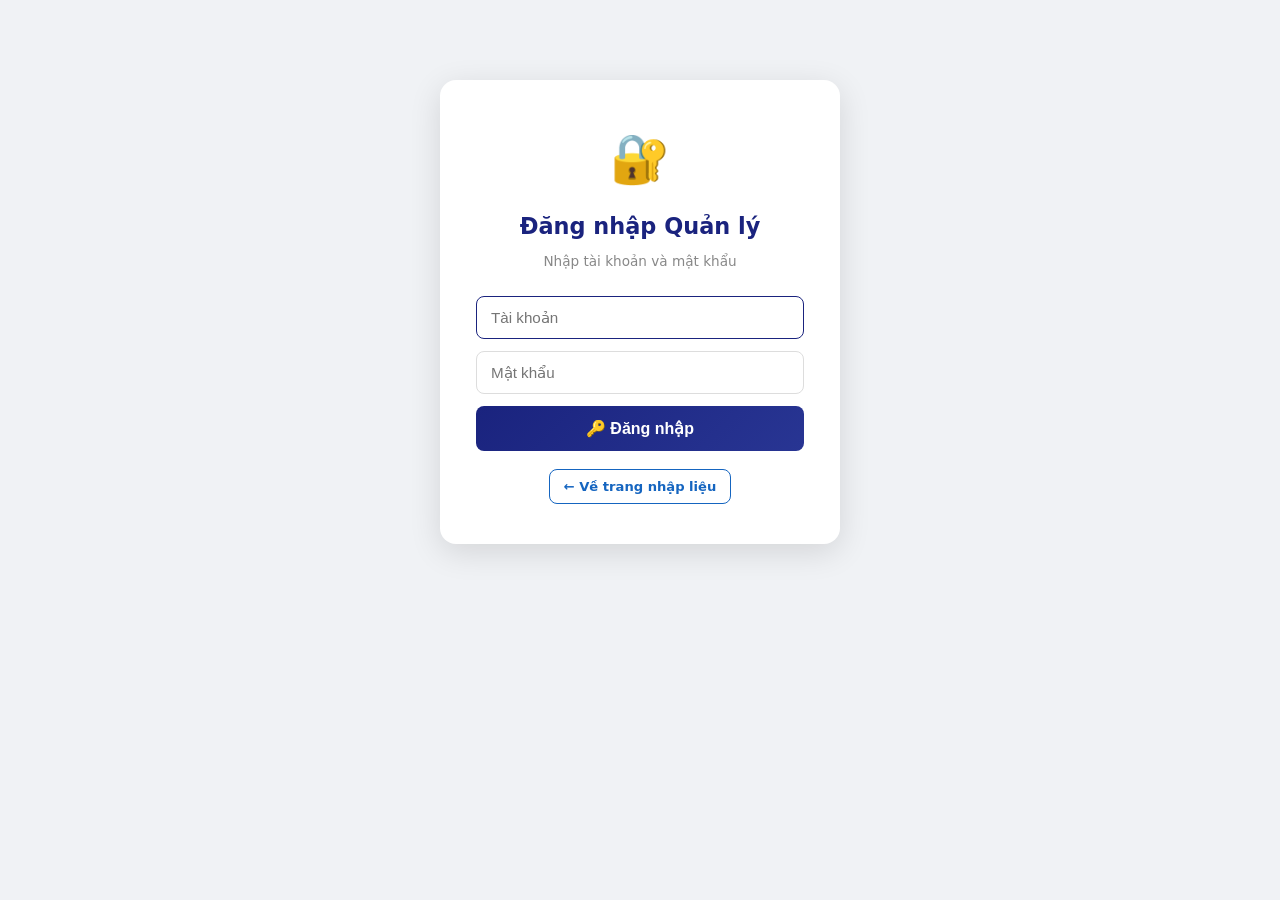
<file: admin.html>
<!DOCTYPE html>
<html lang="vi">
<head>
  <meta charset="UTF-8">
  <meta name="viewport" content="width=device-width, initial-scale=1.0">
  <title>Tổng Hợp Danh Sách Xe - Quản Lý</title>
  <style>
  :root{--color-primary:#1565c0;--color-primary-dark:#0d47a1;--color-indigo:#1a237e;--color-success:#2e7d32;--color-danger:#c62828;--color-bg:#f0f2f5;--color-card:#fff;--color-border:#e0e0e0;--radius:12px}
  *{margin:0;padding:0;box-sizing:border-box}
  body{font-family:'Segoe UI',system-ui,-apple-system,sans-serif;background:var(--color-bg);color:#1a1a2e;line-height:1.6}
  .header{background:linear-gradient(135deg,#1a237e,#283593);color:#fff;padding:28px 24px;text-align:center}
  .header h1{font-size:1.6rem;margin-bottom:4px}.header p{opacity:.85;font-size:.9rem}
  .container{max-width:1200px;margin:0 auto;padding:20px 16px}
  .btn{padding:10px 20px;border:none;border-radius:8px;font-size:.88rem;font-weight:600;cursor:pointer;display:inline-flex;align-items:center;gap:6px}
  .btn-outline{background:#fff;color:var(--color-primary);border:1.5px solid var(--color-primary)}.btn-outline:hover{background:#e3f2fd}
  .btn-success{background:var(--color-success);color:#fff}.btn-success:hover{background:#1b5e20}
  .btn-danger{background:var(--color-danger);color:#fff}.btn-danger:hover{background:#b71c1c}
  .btn-sm{padding:6px 14px;font-size:.82rem}
  .toast-container{position:fixed;top:20px;right:20px;z-index:9999;display:flex;flex-direction:column;gap:8px}
  .toast{padding:12px 20px;border-radius:8px;color:#fff;font-size:.88rem;font-weight:500;transform:translateX(120%);transition:transform .3s;box-shadow:0 4px 12px rgba(0,0,0,.15);max-width:400px}
  .toast.show{transform:translateX(0)}.toast.success{background:var(--color-success)}.toast.error{background:var(--color-danger)}.toast.info{background:#455a64}
  .login{max-width:400px;margin:80px auto;background:#fff;border-radius:16px;box-shadow:0 8px 32px rgba(0,0,0,.12);padding:40px 36px;text-align:center}
  .login h2{margin:12px 0 6px;color:var(--color-indigo);font-size:1.4rem}.login p{color:#888;font-size:.85rem;margin-bottom:24px}
  .login input{width:100%;padding:12px 14px;border:1.5px solid #ddd;border-radius:8px;font-size:.95rem;box-sizing:border-box;margin-bottom:12px}
  .login input:focus{border-color:var(--color-indigo);outline:none}
  .login-btn{width:100%;padding:13px;background:linear-gradient(135deg,#1a237e,#283593);color:#fff;border:none;border-radius:8px;font-size:1rem;font-weight:600;cursor:pointer}
  .login-err{color:#d32f2f;font-size:.83rem;margin-bottom:12px;display:none}
  .dash{display:none}.dash.active{display:block}
  .cards{display:grid;grid-template-columns:repeat(auto-fit,minmax(200px,1fr));gap:16px;margin-bottom:24px}
  .scard{background:#fff;border-radius:12px;padding:20px 24px;box-shadow:0 2px 12px rgba(0,0,0,.08);text-align:center;border:1px solid var(--color-border)}
  .scard .num{font-size:2.2rem;font-weight:700;color:var(--color-indigo);line-height:1.2}.scard .lbl{font-size:.85rem;color:#666;margin-top:4px}
  .actions-bar{display:flex;gap:10px;margin-bottom:20px;flex-wrap:wrap;align-items:center}
  .sub-card{background:#fff;border-radius:12px;box-shadow:0 2px 12px rgba(0,0,0,.08);margin-bottom:16px;overflow:hidden;border:1px solid #e0e0e0}
  .sub-hdr{display:flex;justify-content:space-between;align-items:center;padding:16px 20px;background:#f5f7fa;cursor:pointer;gap:12px;flex-wrap:wrap}
  .sub-hdr:hover{background:#eef1f6}
  .sub-info{display:flex;gap:20px;align-items:center;flex-wrap:wrap;flex:1}
  .sub-info .name{font-weight:600;color:var(--color-indigo);font-size:1rem}
  .sub-info .meta{color:#666;font-size:.82rem}
  .badge{display:inline-block;padding:4px 12px;border-radius:20px;font-size:.78rem;font-weight:600;white-space:nowrap}
  .bg-green{background:#e8f5e9;color:#2e7d32}.bg-blue{background:#e3f2fd;color:#1565c0}
  .sub-body{display:none;padding:0 20px 20px}.sub-body.open{display:block}
  .sub-detail{display:flex;gap:24px;padding:12px 16px;background:#fafafa;border-radius:8px;margin-bottom:16px;flex-wrap:wrap;font-size:.88rem}
  .table-wrapper{overflow-x:auto;border-radius:8px;border:1px solid var(--color-border)}
  .data-table{width:100%;border-collapse:collapse;font-size:.82rem}
  .data-table th{background:#f5f7fa;padding:10px 12px;text-align:left;font-weight:600;color:#444;border-bottom:2px solid #e0e0e0;white-space:nowrap}
  .data-table td{padding:8px 12px;border-bottom:1px solid #f0f0f0;vertical-align:top}
  .data-table tr:hover{background:#f8f9ff}
  .arrow{font-size:1.2rem;transition:transform .3s;flex-shrink:0}.arrow.open{transform:rotate(180deg)}
  .del-btn{background:none;border:none;cursor:pointer;font-size:1.1rem;padding:4px 8px;border-radius:6px;opacity:.6}.del-btn:hover{opacity:1;background:#ffebee}
  .logout-btn{background:rgba(255,255,255,.15);color:#fff;border:1px solid rgba(255,255,255,.3);padding:6px 16px;border-radius:6px;cursor:pointer;font-size:.82rem}
  .pw-box{background:#fff;border-radius:12px;padding:20px 24px;box-shadow:0 2px 12px rgba(0,0,0,.08);margin-bottom:20px;border:1px solid var(--color-border)}
  .pw-box h3{margin:0 0 12px;font-size:1rem}
  .pw-row{display:flex;gap:12px;flex-wrap:wrap;align-items:flex-end}
  .pw-row .fg{flex:1;min-width:180px;margin-bottom:16px}
  .pw-row label{display:block;font-size:.82rem;font-weight:600;color:#555;margin-bottom:6px}
  .pw-row input{width:100%;padding:10px 12px;border:1.5px solid #ddd;border-radius:8px;font-size:.9rem;box-sizing:border-box}
  .search-box{position:relative}
  .search-box input{padding:8px 12px 8px 32px;border:1.5px solid #ddd;border-radius:8px;font-size:.88rem;min-width:200px}
  .search-box input:focus{border-color:var(--color-primary);outline:none}
  .search-icon{position:absolute;left:10px;top:50%;transform:translateY(-50%)}
  @media(max-width:600px){.header h1{font-size:1.2rem}.cards{grid-template-columns:1fr}.search-box input{min-width:0;width:100%}}
  </style>
</head>
<body>

<div id="loginScreen" class="login">
  <div style="font-size:3rem">🔐</div>
  <h2>Đăng nhập Quản lý</h2>
  <p>Nhập tài khoản và mật khẩu</p>
  <form id="loginForm">
    <input type="text" id="loginUser" placeholder="Tài khoản" autofocus>
    <input type="password" id="loginPass" placeholder="Mật khẩu">
    <div class="login-err" id="loginErr">Sai tài khoản hoặc mật khẩu!</div>
    <button type="submit" class="login-btn">🔑 Đăng nhập</button>
  </form>
  <div style="margin-top:18px">
    <a href="index.html" class="btn btn-outline btn-sm" style="text-decoration:none">← Về trang nhập liệu</a>
  </div>
</div>

<div id="dash" class="dash">
  <header class="header">
    <h1>🔑 Tổng Hợp Danh Sách Xe</h1>
    <p>Xem tất cả phương tiện đã nộp — Dữ liệu từ Google Sheets</p>
    <div style="margin-top:10px;display:flex;gap:12px;align-items:center;justify-content:center;flex-wrap:wrap">
      <a href="index.html" style="color:#fff;opacity:.8;font-size:.85rem;text-decoration:underline">← Trang nhập liệu</a>
      <button class="logout-btn" id="btnLogout">🚪 Đăng xuất</button>
    </div>
  </header>

  <div id="toastContainer" class="toast-container"></div>

  <div class="container">
    <div class="cards">
      <div class="scard"><div class="num" id="tSubs">0</div><div class="lbl">Lượt nộp</div></div>
      <div class="scard"><div class="num" id="tVeh">0</div><div class="lbl">Tổng số xe</div></div>
      <div class="scard"><div class="num" id="tPpl">0</div><div class="lbl">Đơn vị / cá nhân</div></div>
    </div>

    <div class="actions-bar">
      <button class="btn btn-outline" id="btnRefresh">🔄 Làm mới</button>
      <button class="btn btn-success" id="btnExportAll">📥 Xuất Excel tổng hợp</button>
      <button class="btn btn-danger btn-sm" id="btnClearAll">🗑️ Xóa tất cả</button>
      <div class="search-box" style="margin-left:auto"><span class="search-icon">🔍</span><input type="text" id="searchInput" placeholder="Lọc theo tên, SĐT, email, biển số, đơn vị..."></div>
    </div>

    <div class="pw-box">
      <h3>🔧 Đổi mật khẩu quản lý</h3>
      <div class="pw-row">
        <div class="fg"><label>Tài khoản mới</label><input type="text" id="newUser"></div>
        <div class="fg"><label>Mật khẩu mới</label><input type="password" id="newPass"></div>
        <button class="btn btn-outline" id="btnChgPw" style="height:42px;margin-bottom:16px">💾 Lưu</button>
      </div>
    </div>

    <div id="subsList"></div>
  </div>
</div>

<script src="https://cdn.sheetjs.com/xlsx-0.20.3/package/dist/xlsx.full.min.js"></script>
<script>
/* ===== CẤU HÌNH API — dán URL web app Apps Script của bạn vào đây ===== */
var API_URL='https://script.google.com/macros/s/AKfycbxdv98ykDOkmrjnr_sd-RaKfi7Gx3114HEgh5yLzJ5TA0Jw1oR4vMDsIMnKHIXBnnZs/exec';
function callApi(payload){
  return fetch(API_URL,{method:'POST',body:JSON.stringify(payload)}).then(function(r){return r.json()});
}

var submissions=[], filterTerm='', adminCred=null;
function esc(s){if(!s)return'';return String(s).replace(/&/g,'&amp;').replace(/</g,'&lt;').replace(/>/g,'&gt;')}
function showToast(m,t){var c=document.getElementById('toastContainer');if(!c)return;var d=document.createElement('div');d.className='toast '+(t||'success');d.textContent=m;c.appendChild(d);setTimeout(function(){d.classList.add('show')},10);setTimeout(function(){d.classList.remove('show');setTimeout(function(){d.remove()},300)},3500)}
function fmtT(iso){var d=new Date(iso);function p(n){return n<10?'0'+n:''+n}return p(d.getDate())+'/'+p(d.getMonth()+1)+'/'+d.getFullYear()+' '+p(d.getHours())+':'+p(d.getMinutes())}

/* ===== Đăng nhập ===== */
document.getElementById('loginForm').addEventListener('submit',function(e){
  e.preventDefault();
  var u=document.getElementById('loginUser').value.trim(), p=document.getElementById('loginPass').value;
  callApi({action:'verify',user:u,pass:p}).then(function(r){
    if(r&&r.status==='success'&&r.ok){
      adminCred={user:u,pass:p};
      try{sessionStorage.setItem('admin_cred',JSON.stringify(adminCred))}catch(e){}
      showDash();
    }else{document.getElementById('loginErr').style.display='block'}
  }).catch(function(){document.getElementById('loginErr').style.display='block'});
});

document.getElementById('btnLogout').addEventListener('click',function(){try{sessionStorage.removeItem('admin_cred')}catch(e){}location.reload()});
document.getElementById('btnRefresh').addEventListener('click',loadData);
document.getElementById('searchInput').addEventListener('input',function(){filterTerm=this.value.toLowerCase().trim();renderAll()});
document.getElementById('btnClearAll').addEventListener('click',function(){
  if(!confirm('Xóa TẤT CẢ dữ liệu? Không thể hoàn tác!'))return;
  callApi({action:'deleteAll',user:adminCred.user,pass:adminCred.pass}).then(function(r){
    if(r&&r.status==='success'){loadData();showToast('Đã xóa tất cả')}else{showToast('Lỗi: '+(r?r.message:''),'error')}
  }).catch(function(e){showToast('Lỗi: '+String(e),'error')});
});
document.getElementById('btnChgPw').addEventListener('click',function(){
  var u=document.getElementById('newUser').value.trim(), p=document.getElementById('newPass').value;
  if(!u||!p){showToast('Nhập đủ tài khoản và mật khẩu!','error');return}
  callApi({action:'setCred',user:adminCred.user,pass:adminCred.pass,newUser:u,newPass:p}).then(function(r){
    if(r&&r.status==='success'){
      adminCred={user:u,pass:p};
      try{sessionStorage.setItem('admin_cred',JSON.stringify(adminCred))}catch(e){}
      showToast('Đã đổi mật khẩu!');document.getElementById('newUser').value='';document.getElementById('newPass').value='';
    }else{showToast('Lỗi: '+(r?r.message:''),'error')}
  }).catch(function(e){showToast('Lỗi: '+String(e),'error')});
});

/* Khôi phục phiên đăng nhập */
try{var sc=sessionStorage.getItem('admin_cred');if(sc){adminCred=JSON.parse(sc);showDash()}}catch(e){}
function showDash(){document.getElementById('loginScreen').style.display='none';document.getElementById('dash').classList.add('active');loadData()}

function loadData(){
  if(!adminCred){return}
  document.getElementById('subsList').innerHTML='<div style="text-align:center;padding:40px;color:#666"><p style="font-size:1.5rem">⏳</p><p>Đang tải từ Google Sheets...</p></div>';
  callApi({action:'getAll',user:adminCred.user,pass:adminCred.pass}).then(function(r){
    if(r&&r.status==='success'){submissions=r.submissions||[];renderAll()}
    else{showToast('Lỗi: '+(r?r.message:''),'error');submissions=[];renderAll()}
  }).catch(function(e){showToast('Lỗi tải: '+String(e),'error');submissions=[];renderAll()});
}

function matchFilter(s){
  if(!filterTerm)return true;
  var parts=[s.submitter.hoTen,s.submitter.sdt,s.submitter.email];
  for(var j=0;j<s.vehicles.length;j++){var v=s.vehicles[j];parts.push(v.bienSo,v.donVi,v.soPhuhieu,v.loaiPH,v.chuSoHuu,v.laiXe)}
  return parts.join(' ').toLowerCase().indexOf(filterTerm)>=0;
}

function renderAll(){
  var ts=submissions.length,tv=0,emails={};
  for(var i=0;i<submissions.length;i++){tv+=submissions[i].vehicleCount||0;emails[submissions[i].submitter.email||submissions[i].submitter.hoTen]=1}
  document.getElementById('tSubs').textContent=ts;
  document.getElementById('tVeh').textContent=tv;
  document.getElementById('tPpl').textContent=Object.keys(emails).length;

  var c=document.getElementById('subsList');
  if(submissions.length===0){c.innerHTML='<div style="text-align:center;padding:60px 20px;color:#999"><span style="font-size:3rem;display:block;margin-bottom:12px">📭</span><p style="font-size:1.1rem;font-weight:500">Chưa có lượt nộp nào</p></div>';return}

  var sorted=submissions.slice().sort(function(a,b){return new Date(b.timestamp)-new Date(a.timestamp)}).filter(matchFilter);
  if(sorted.length===0){c.innerHTML='<div style="text-align:center;padding:40px 20px;color:#999"><span style="font-size:2.5rem;display:block;margin-bottom:8px">🔍</span><p>Không có lượt nộp nào khớp "'+esc(filterTerm)+'"</p></div>';return}

  var h='';
  for(var i=0;i<sorted.length;i++){
    var s=sorted[i],tm=fmtT(s.timestamp);
    h+='<div class="sub-card"><div class="sub-hdr" onclick="togSub(this)"><div class="sub-info">';
    h+='<span class="name">👤 '+esc(s.submitter.hoTen)+'</span>';
    h+='<span class="meta">📞 '+esc(s.submitter.sdt)+'</span>';
    h+='<span class="meta">📧 '+esc(s.submitter.email)+'</span></div>';
    h+='<span class="badge bg-green">🚗 '+s.vehicleCount+' xe</span>';
    h+='<span class="badge bg-blue">🕐 '+tm+'</span>';
    h+='<button class="del-btn" onclick="event.stopPropagation();delSub(\''+s.id+'\')" title="Xóa">🗑️</button>';
    h+='<span class="arrow">▼</span></div>';
    h+='<div class="sub-body"><div class="sub-detail">';
    h+='<span>👤 <strong>'+esc(s.submitter.hoTen)+'</strong></span>';
    h+='<span>📞 <strong>'+esc(s.submitter.sdt)+'</strong></span>';
    h+='<span>📧 <strong>'+esc(s.submitter.email)+'</strong></span>';
    h+='<span>🕐 <strong>'+tm+'</strong></span></div>';
    h+='<div class="table-wrapper" style="display:block"><table class="data-table"><thead><tr>';
    h+='<th>STT</th><th>Đơn vị</th><th>Mã ĐKKD</th><th>Biển số</th><th>Loại PH</th><th>TT/Ghế</th><th>Chủ xe</th><th>Lái xe</th><th>Niên hạn</th><th>TK GSHT</th></tr></thead><tbody>';
    for(var j=0;j<s.vehicles.length;j++){
      var v=s.vehicles[j];
      h+='<tr><td>'+(j+1)+'</td><td>'+esc(v.donVi)+'</td><td>'+esc(v.maSoDKKD)+'</td><td><strong>'+esc(v.bienSo)+'</strong></td><td>'+esc(v.loaiPH)+'</td><td>'+esc(v.taiTrong)+'</td><td>'+esc(v.chuSoHuu)+'</td><td>'+esc(v.laiXe)+'</td><td>'+esc(v.nienHan)+'</td><td>'+esc(v.taiKhoan)+'</td></tr>';
    }
    h+='</tbody></table></div></div></div>';
  }
  c.innerHTML=h;
}

function togSub(el){var b=el.nextElementSibling,a=el.querySelector('.arrow');b.classList.toggle('open');a.classList.toggle('open')}
function delSub(id){
  if(!confirm('Xóa lượt nộp này?'))return;
  callApi({action:'delete',id:id,user:adminCred.user,pass:adminCred.pass}).then(function(r){
    if(r&&r.status==='success'){loadData();showToast('Đã xóa')}else{showToast('Lỗi: '+(r?r.message:''),'error')}
  }).catch(function(e){showToast('Lỗi: '+String(e),'error')});
}

/* ===== Tạo worksheet đúng mẫu cơ quan ===== */
function buildOfficialSheet(list){
  var header1=['STT','Tên Đơn vị Kinh Doanh vận tải','Mã số Đăng ký kinh doanh đơn vị','Địa chỉ đơn vị Đăng ký KDVT','Biển số','Số Phù hiệu','Loại Phù Hiệu','Tải trọng Hàng Hóa (theo đăng ký xe)\n(Kg)','Tên chủ sở hữu (theo đăng ký xe)/ số điện thoại chủ xe','Địa chỉ chủ Phương tiện','Họ tên Lái xe/ Số điện thoại lái xe','Địa chỉ lái xe','Niên hạn \n sử dụng\n(nếu không niên hạn ghi số 0)','Thiết bị giám sát hành trình và \n thiết bị ghi nhận hình ảnh người lái xe','','','Ghi chú'];
  var header2=['','','','','','','','','','','','','','Tài khoản','Mật khẩu','Đơn vị cung cấp',''];
  var rows=[header1,header2];
  for(var i=0;i<list.length;i++){var v=list[i];rows.push([i+1,v.donVi,v.maSoDKKD,v.diaChiDV,v.bienSo,v.soPhuhieu,v.loaiPH,v.taiTrong,v.chuSoHuu,v.diaChiChu,v.laiXe,v.diaChiLX,v.nienHan,v.taiKhoan,v.matKhau,v.dvCungCap,v.ghiChu])}
  var ws=XLSX.utils.aoa_to_sheet(rows);
  ws['!cols']=[{wch:7},{wch:20},{wch:26},{wch:23},{wch:21},{wch:16},{wch:22},{wch:17},{wch:42},{wch:28},{wch:26},{wch:25},{wch:18},{wch:18},{wch:18},{wch:15},{wch:21}];
  ws['!merges']=[
    {s:{r:0,c:0},e:{r:1,c:0}},{s:{r:0,c:1},e:{r:1,c:1}},{s:{r:0,c:2},e:{r:1,c:2}},{s:{r:0,c:3},e:{r:1,c:3}},
    {s:{r:0,c:4},e:{r:1,c:4}},{s:{r:0,c:5},e:{r:1,c:5}},{s:{r:0,c:6},e:{r:1,c:6}},{s:{r:0,c:7},e:{r:1,c:7}},
    {s:{r:0,c:8},e:{r:1,c:8}},{s:{r:0,c:9},e:{r:1,c:9}},{s:{r:0,c:10},e:{r:1,c:10}},{s:{r:0,c:11},e:{r:1,c:11}},
    {s:{r:0,c:12},e:{r:1,c:12}},{s:{r:0,c:13},e:{r:0,c:15}},{s:{r:0,c:16},e:{r:1,c:16}}
  ];
  return ws;
}

document.getElementById('btnExportAll').addEventListener('click',function(){
  if(submissions.length===0){showToast('Chưa có dữ liệu để xuất!','error');return}
  var subs=submissions.slice().sort(function(a,b){return new Date(a.timestamp)-new Date(b.timestamp)}).filter(matchFilter);
  if(subs.length===0){showToast('Không có lượt nộp nào khớp bộ lọc!','error');return}
  var allVehicles=[], logRows=[['STT','Người nộp','SĐT','Email','Số xe','Thời gian nộp']];
  for(var i=0;i<subs.length;i++){
    var s=subs[i];
    logRows.push([i+1,s.submitter.hoTen,s.submitter.sdt,s.submitter.email,s.vehicleCount,fmtT(s.timestamp)]);
    for(var j=0;j<s.vehicles.length;j++)allVehicles.push(s.vehicles[j]);
  }
  var wb=XLSX.utils.book_new();
  XLSX.utils.book_append_sheet(wb,buildOfficialSheet(allVehicles),'Tổng hợp xe');
  var wsLog=XLSX.utils.aoa_to_sheet(logRows);
  wsLog['!cols']=[{wch:6},{wch:24},{wch:15},{wch:26},{wch:8},{wch:18}];
  XLSX.utils.book_append_sheet(wb,wsLog,'Theo lượt nộp');
  var dateStr=new Date().toISOString().slice(0,10);
  XLSX.writeFile(wb,'Tong_hop_danh_sach_xe_'+dateStr+'.xlsx');
  showToast('Đã xuất '+allVehicles.length+' xe ('+subs.length+' lượt nộp)');
});
</script>
</body>
</html>
</file>
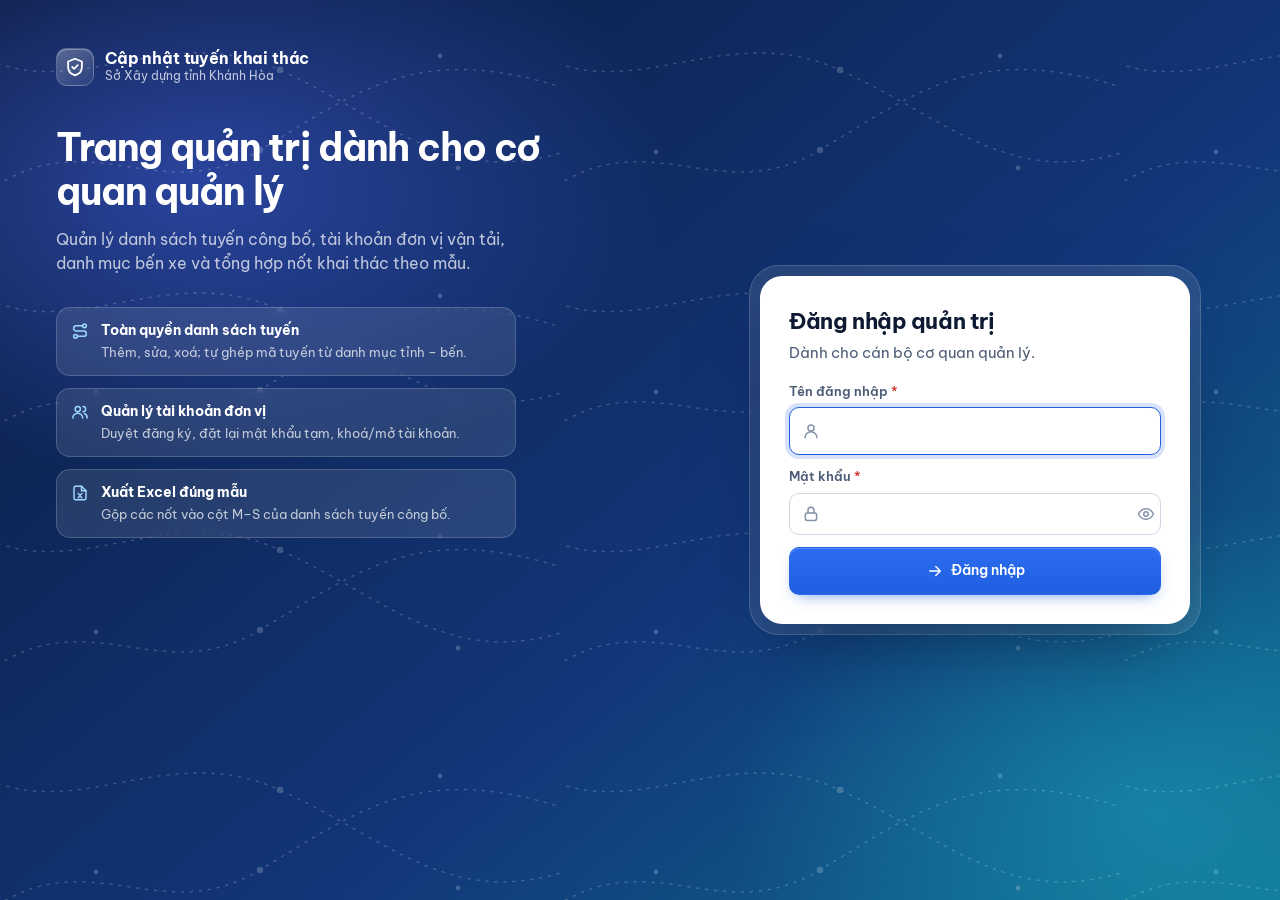
<file: capnhattuyen/admin.html>
<!doctype html>
<html lang="vi">
<head>
  <meta charset="utf-8">
  <meta name="viewport" content="width=device-width, initial-scale=1, viewport-fit=cover">
  <title>Quản trị tuyến khai thác</title>
  <meta name="description" content="Cơ quan quản lý danh sách tuyến công bố, tài khoản đơn vị, danh mục bến xe và tổng hợp nốt khai thác.">
  <link rel="icon" href="data:image/svg+xml,%3Csvg xmlns='http://www.w3.org/2000/svg' viewBox='0 0 100 100'%3E%3Ctext y='.9em' font-size='90'%3E🗂️%3C/text%3E%3C/svg%3E">
  <link rel="preconnect" href="https://fonts.googleapis.com">
  <link rel="preconnect" href="https://fonts.gstatic.com" crossorigin>
  <link href="https://fonts.googleapis.com/css2?family=Be+Vietnam+Pro:wght@400;500;600;700&display=swap" rel="stylesheet">
  <link rel="stylesheet" href="app.css">
</head>
<body>
  <div id="app"></div>
  <script src="config.js"></script>
  <script src="common.js"></script>
  <script src="admin.js"></script>
</body>
</html>
</file>
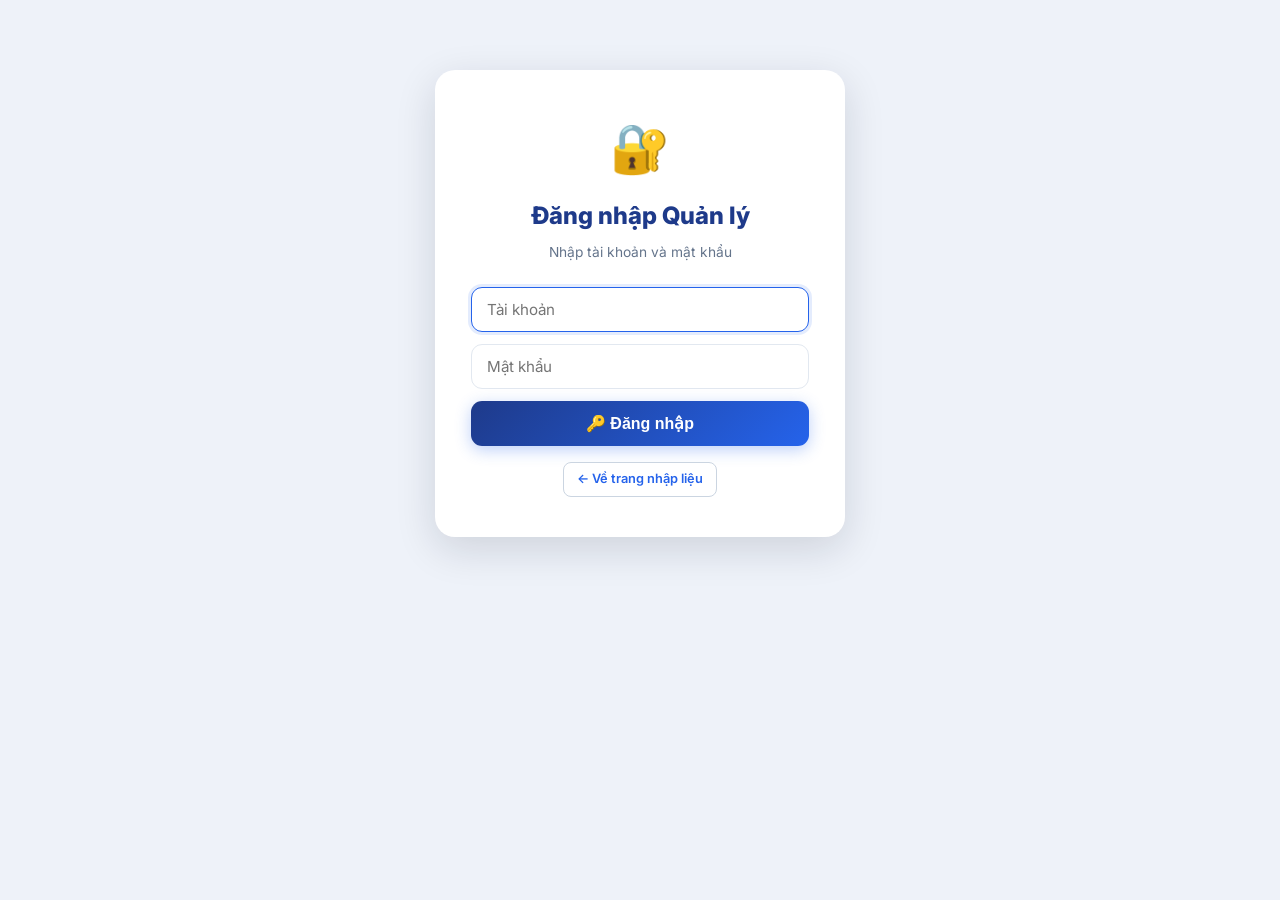
<file: quanlyphuongtien/admin.html>
<!DOCTYPE html>
<html lang="vi">
<head>
  <meta charset="UTF-8">
  <meta name="viewport" content="width=device-width, initial-scale=1.0">
  <title>Tổng Hợp Danh Sách Xe - Quản Lý</title>
  <style>
  @import url('https://fonts.googleapis.com/css2?family=Inter:wght@400;500;600;700;800&display=swap');
  :root{--primary:#2563eb;--primary-dark:#1d4ed8;--indigo:#1e3a8a;--color-primary:#2563eb;--color-primary-dark:#1d4ed8;--color-indigo:#1e3a8a;--color-success:#16a34a;--color-danger:#dc2626;--bg:#eef2f9;--card:#fff;--text:#1e293b;--color-text:#1e293b;--muted:#64748b;--border:#e2e8f0;--color-border:#e2e8f0;--radius:16px;--shadow:0 4px 24px rgba(15,23,42,.06);--shadow-lg:0 12px 40px rgba(15,23,42,.14)}
  *{margin:0;padding:0;box-sizing:border-box}
  body{font-family:'Inter','Segoe UI',system-ui,-apple-system,sans-serif;background:var(--bg);color:var(--text);line-height:1.6;-webkit-font-smoothing:antialiased}
  .container{max-width:1200px;margin:0 auto;padding:24px 16px}
  .btn{padding:11px 20px;border:none;border-radius:10px;font-size:.88rem;font-weight:600;cursor:pointer;display:inline-flex;align-items:center;gap:7px;transition:all .18s;font-family:inherit}
  .btn:active{transform:translateY(1px)}.btn:disabled{opacity:.55;cursor:not-allowed;box-shadow:none}
  .btn-primary{background:var(--primary);color:#fff;box-shadow:0 4px 14px rgba(37,99,235,.3)}.btn-primary:hover{background:var(--primary-dark)}
  .btn-success{background:var(--color-success);color:#fff;box-shadow:0 4px 14px rgba(22,163,74,.28)}.btn-success:hover{filter:brightness(.94)}
  .btn-danger{background:var(--color-danger);color:#fff;box-shadow:0 4px 14px rgba(220,38,38,.2)}.btn-danger:hover{filter:brightness(.94)}
  .btn-outline{background:#fff;color:var(--primary);border:1.5px solid #cbd5e1}.btn-outline:hover{border-color:var(--primary);background:#f0f6ff}
  .btn-sm{padding:6px 13px;font-size:.8rem;border-radius:8px}
  .toast-container{position:fixed;top:20px;right:20px;z-index:99999;display:flex;flex-direction:column;gap:10px}
  .toast{padding:13px 20px;border-radius:12px;color:#fff;font-size:.88rem;font-weight:500;transform:translateX(130%);transition:transform .3s;box-shadow:0 8px 24px rgba(0,0,0,.2);max-width:400px}
  .toast.show{transform:translateX(0)}.toast.success{background:var(--color-success)}.toast.error{background:var(--color-danger)}.toast.info{background:#475569}
  .form-grid{display:grid;grid-template-columns:repeat(auto-fill,minmax(250px,1fr));gap:14px 16px}
  .form-group{display:flex;flex-direction:column;margin-bottom:0}
  .form-group label{font-size:.8rem;font-weight:600;margin-bottom:6px;color:var(--muted)}
  .form-group input,.form-group select{width:100%;padding:11px 14px;border:1.5px solid var(--border);border-radius:10px;font-size:.92rem;background:#fff;font-family:inherit;transition:border-color .15s,box-shadow .15s}
  .form-group input:focus,.form-group select:focus{border-color:var(--primary);box-shadow:0 0 0 3px rgba(37,99,235,.12);outline:none}
  .table-wrapper{overflow-x:auto;border-radius:10px;border:1px solid var(--border)}
  .data-table{width:100%;border-collapse:collapse;font-size:.82rem}
  .data-table th{background:#f1f5f9;padding:11px 12px;text-align:left;font-weight:700;color:#475569;border-bottom:1px solid var(--border);white-space:nowrap}
  .data-table td{padding:9px 12px;border-bottom:1px solid #f1f5f9;vertical-align:top}
  .data-table tr:hover{background:#f8faff}
  .search-box{position:relative}
  .search-box input{padding:9px 13px 9px 34px;border:1.5px solid var(--border);border-radius:10px;font-size:.88rem;min-width:220px;font-family:inherit;transition:.15s}
  .search-box input:focus{border-color:var(--primary);box-shadow:0 0 0 3px rgba(37,99,235,.12);outline:none}
  .search-icon{position:absolute;left:11px;top:50%;transform:translateY(-50%)}
  .header{background:linear-gradient(135deg,#1e3a8a,#2563eb);color:#fff;padding:34px 24px 30px;text-align:center;box-shadow:0 6px 24px rgba(37,99,235,.22)}
  .header h1{font-size:1.7rem;font-weight:800;letter-spacing:-.02em;margin-bottom:4px}.header p{opacity:.9;font-size:.92rem}
  .login{max-width:410px;margin:70px auto;background:#fff;border-radius:20px;box-shadow:var(--shadow-lg);padding:40px 36px;text-align:center}
  .login h2{margin:10px 0 6px;color:var(--indigo);font-size:1.5rem;font-weight:800}.login p{color:var(--muted);font-size:.86rem;margin-bottom:24px}
  .login input{width:100%;padding:12px 15px;border:1.5px solid var(--border);border-radius:11px;font-size:.95rem;box-sizing:border-box;margin-bottom:12px;font-family:inherit;transition:.15s}
  .login input:focus{border-color:var(--primary);box-shadow:0 0 0 3px rgba(37,99,235,.12);outline:none}
  .login-btn{width:100%;padding:13px;background:linear-gradient(135deg,#1e3a8a,#2563eb);color:#fff;border:none;border-radius:11px;font-size:1rem;font-weight:700;cursor:pointer;box-shadow:0 4px 16px rgba(37,99,235,.3)}
  .login-err{color:var(--color-danger);font-size:.83rem;margin-bottom:12px;display:none}
  .dash{display:none}.dash.active{display:block}
  .cards{display:grid;grid-template-columns:repeat(auto-fit,minmax(215px,1fr));gap:18px;margin-bottom:24px}
  .scard{background:#fff;border-radius:var(--radius);padding:20px 22px;box-shadow:var(--shadow);border:1px solid var(--border);display:flex;align-items:center;gap:16px;transition:transform .2s,box-shadow .2s}
  .scard:hover{transform:translateY(-3px);box-shadow:var(--shadow-lg)}
  .scard .ic{width:52px;height:52px;border-radius:14px;display:flex;align-items:center;justify-content:center;font-size:1.5rem;flex-shrink:0}
  .ic-blue{background:#dbeafe}.ic-green{background:#dcfce7}.ic-purple{background:#ede9fe}
  .scard .num{font-size:1.9rem;font-weight:800;color:var(--indigo);line-height:1;letter-spacing:-.02em}
  .scard .lbl{font-size:.82rem;color:var(--muted);margin-top:4px;font-weight:500}
  .actions-bar{display:flex;gap:10px;margin-bottom:20px;flex-wrap:wrap;align-items:center;background:#fff;padding:14px 16px;border-radius:14px;box-shadow:var(--shadow);border:1px solid var(--border)}
  .sub-card{background:#fff;border-radius:var(--radius);box-shadow:var(--shadow);margin-bottom:14px;overflow:hidden;border:1px solid var(--border)}
  .sub-hdr{display:flex;justify-content:space-between;align-items:center;padding:16px 20px;background:linear-gradient(#fff,#f8faff);cursor:pointer;gap:12px;flex-wrap:wrap}
  .sub-hdr:hover{background:#f1f5ff}
  .sub-info{display:flex;gap:20px;align-items:center;flex-wrap:wrap;flex:1}
  .sub-info .name{font-weight:700;color:var(--indigo);font-size:1rem}.sub-info .meta{color:var(--muted);font-size:.82rem}
  .badge{display:inline-block;padding:5px 13px;border-radius:20px;font-size:.78rem;font-weight:600;white-space:nowrap}
  .bg-green{background:#dcfce7;color:#15803d}.bg-blue{background:#dbeafe;color:#1d4ed8}
  .sub-body{display:none;padding:0 20px 20px}.sub-body.open{display:block}
  .sub-detail{display:flex;gap:24px;padding:12px 16px;background:#f8fafc;border-radius:10px;margin-bottom:16px;flex-wrap:wrap;font-size:.88rem}
  .arrow{font-size:1.2rem;transition:transform .3s;flex-shrink:0;color:var(--muted)}.arrow.open{transform:rotate(180deg)}
  .del-btn{background:none;border:none;cursor:pointer;font-size:1.1rem;padding:5px 9px;border-radius:8px;opacity:.6;transition:.15s}.del-btn:hover{opacity:1;background:#fee2e2}
  .logout-btn{background:rgba(255,255,255,.18);color:#fff;border:1px solid rgba(255,255,255,.35);padding:7px 16px;border-radius:9px;cursor:pointer;font-size:.82rem;font-weight:600}
  .pw-box{background:#fff;border-radius:var(--radius);padding:22px 24px;box-shadow:var(--shadow);margin-bottom:20px;border:1px solid var(--border)}
  .pw-box h3{margin:0 0 6px;font-size:1.05rem;font-weight:700}
  .pw-row{display:flex;gap:14px;flex-wrap:wrap;align-items:flex-end}
  .pw-row .fg{flex:1;min-width:180px;margin-bottom:16px}
  .pw-row label{display:block;font-size:.8rem;font-weight:600;color:var(--muted);margin-bottom:5px}
  .pw-row input{width:100%;padding:10px 13px;border:1.5px solid var(--border);border-radius:10px;font-size:.9rem;box-sizing:border-box;font-family:inherit;transition:.15s}
  .pw-row input:focus{border-color:var(--primary);box-shadow:0 0 0 3px rgba(37,99,235,.12);outline:none}
  .hidden{display:none!important}
  .role-badge{display:inline-block;padding:4px 13px;border-radius:20px;font-size:.78rem;font-weight:600;background:rgba(255,255,255,.22);color:#fff}
  .sub-item{display:flex;justify-content:space-between;align-items:center;padding:10px 14px;background:#f8fafc;border:1px solid var(--border);border-radius:10px;margin-bottom:8px}
  #editModal{backdrop-filter:blur(4px)}
  @media(max-width:600px){.header h1{font-size:1.3rem}.cards{grid-template-columns:1fr}.search-box input{min-width:0;width:100%}.actions-bar{flex-direction:column;align-items:stretch}.actions-bar .search-box{margin-left:0!important}}
  </style>
</head>
<body>

<div id="loginScreen" class="login">
  <div style="font-size:3rem">🔐</div>
  <h2>Đăng nhập Quản lý</h2>
  <p>Nhập tài khoản và mật khẩu</p>
  <form id="loginForm">
    <input type="text" id="loginUser" placeholder="Tài khoản" autofocus>
    <input type="password" id="loginPass" placeholder="Mật khẩu">
    <div class="login-err" id="loginErr">Sai tài khoản hoặc mật khẩu!</div>
    <button type="submit" class="login-btn">🔑 Đăng nhập</button>
  </form>
  <div style="margin-top:16px">
    <a href="index.html" class="btn btn-outline btn-sm" style="text-decoration:none">← Về trang nhập liệu</a>
  </div>
</div>

<div id="dash" class="dash">
  <header class="header">
    <h1>🔑 Tổng Hợp Danh Sách Xe</h1>
    <p>Xem tất cả phương tiện đã nộp — Dữ liệu từ Google Sheets</p>
    <div style="margin-top:10px;display:flex;gap:12px;align-items:center;justify-content:center;flex-wrap:wrap">
      <a href="index.html" style="color:#fff;opacity:.8;font-size:.85rem;text-decoration:underline">← Trang nhập liệu</a>
      <span id="roleBadge" class="role-badge"></span>
      <button class="logout-btn" id="btnLogout">🚪 Đăng xuất</button>
    </div>
  </header>

  <div id="toastContainer" class="toast-container"></div>

  <div class="container">
    <div class="cards">
      <div class="scard"><div class="ic ic-blue">📨</div><div><div class="num" id="tSubs">0</div><div class="lbl">Lượt nộp</div></div></div>
      <div class="scard"><div class="ic ic-green">🚗</div><div><div class="num" id="tVeh">0</div><div class="lbl">Tổng số xe</div></div></div>
      <div class="scard"><div class="ic ic-purple">🏢</div><div><div class="num" id="tPpl">0</div><div class="lbl">Đơn vị / cá nhân</div></div></div>
    </div>

    <div class="actions-bar">
      <button class="btn btn-outline" id="btnRefresh">🔄 Làm mới</button>
      <button class="btn btn-success" id="btnExportAll">📥 Xuất Excel tổng hợp</button>
      <label class="admin-only" style="display:inline-flex;align-items:center;gap:6px;font-size:.85rem;color:#555;cursor:pointer;user-select:none"><input type="checkbox" id="chkAll" style="width:16px;height:16px;cursor:pointer"> Chọn tất cả</label>
      <button class="btn btn-danger btn-sm admin-only" id="btnDeleteSelected">🗑️ Xóa mục đã chọn</button>
      <div class="search-box" style="margin-left:auto"><span class="search-icon">🔍</span><input type="text" id="searchInput" placeholder="Lọc theo tên, SĐT, email, biển số, đơn vị..."></div>
    </div>

    <div class="pw-box admin-only">
      <h3>🔧 Đổi mật khẩu quản lý (admin chính)</h3>
      <div class="pw-row">
        <div class="fg"><label>Tài khoản mới</label><input type="text" id="newUser"></div>
        <div class="fg"><label>Mật khẩu mới</label><input type="password" id="newPass"></div>
        <button class="btn btn-outline" id="btnChgPw" style="height:42px;margin-bottom:16px">💾 Lưu</button>
      </div>
    </div>

    <div class="pw-box admin-only">
      <h3>👥 Quản lý tài khoản con (chỉ xem, không xóa)</h3>
      <p style="font-size:.82rem;color:#888;margin-bottom:12px">Tạo tài khoản cho nhân viên đăng nhập chỉ để xem &amp; xuất Excel — không xóa được dữ liệu.</p>
      <div class="pw-row">
        <div class="fg"><label>Tài khoản con</label><input type="text" id="subUser" placeholder="VD: nhanvien1"></div>
        <div class="fg"><label>Mật khẩu</label><input type="text" id="subPass" placeholder="Mật khẩu cho tài khoản con"></div>
        <button class="btn btn-outline" id="btnAddSub" style="height:42px;margin-bottom:16px">➕ Thêm / Cập nhật</button>
      </div>
      <div id="subList" style="font-size:.88rem"></div>
    </div>

    <div style="display:flex;justify-content:space-between;align-items:center;flex-wrap:wrap;gap:10px;margin-bottom:10px">
      <span style="font-size:.82rem;color:var(--muted)">↔ Kéo ngang trong bảng để xem hết các cột</span>
      <div style="display:inline-flex;align-items:center;gap:6px;background:#fff;border:1px solid var(--border);border-radius:10px;padding:5px 8px;box-shadow:var(--shadow)">
        <span style="font-size:.8rem;color:var(--muted)">Cỡ hiển thị:</span>
        <button class="btn btn-outline btn-sm" id="btnZoomOut" title="Thu nhỏ" style="padding:4px 10px">🔍−</button>
        <span id="zoomLbl" style="font-size:.82rem;font-weight:700;min-width:44px;text-align:center">100%</span>
        <button class="btn btn-outline btn-sm" id="btnZoomIn" title="Phóng to" style="padding:4px 10px">🔍+</button>
      </div>
    </div>
    <div id="subsList"></div>
  </div>
</div>

<!-- Modal sửa thông tin xe (chỉ admin) -->
<div id="editModal" style="display:none;position:fixed;inset:0;background:rgba(0,0,0,.55);z-index:10000;overflow:auto;padding:20px">
  <div style="max-width:920px;margin:20px auto;background:#fff;border-radius:14px;padding:24px;box-shadow:0 10px 40px rgba(0,0,0,.3)">
    <h3 style="margin-bottom:4px;color:#1a237e">✏️ Sửa thông tin xe</h3>
    <p id="editSubInfo" style="font-size:.82rem;color:#888;margin-bottom:16px"></p>
    <div class="form-grid" id="editGrid"></div>
    <div style="display:flex;gap:10px;margin-top:8px;justify-content:flex-end;flex-wrap:wrap">
      <button class="btn btn-outline" id="btnEditCancel">✕ Hủy</button>
      <button class="btn btn-success" id="btnEditSave">💾 Lưu thay đổi</button>
    </div>
  </div>
</div>

<script src="https://cdn.sheetjs.com/xlsx-0.20.3/package/dist/xlsx.full.min.js"></script>
<script>
/* ===== CẤU HÌNH API — dán URL web app Apps Script của bạn vào đây ===== */
var API_URL='https://script.google.com/macros/s/AKfycbxdv98ykDOkmrjnr_sd-RaKfi7Gx3114HEgh5yLzJ5TA0Jw1oR4vMDsIMnKHIXBnnZs/exec';
function callApi(payload){
  return fetch(API_URL,{method:'POST',body:JSON.stringify(payload)}).then(function(r){return r.json()});
}

var submissions=[], filterTerm='', adminCred=null;
function esc(s){if(!s)return'';return String(s).replace(/&/g,'&amp;').replace(/</g,'&lt;').replace(/>/g,'&gt;')}
function showToast(m,t){var c=document.getElementById('toastContainer');if(!c)return;var d=document.createElement('div');d.className='toast '+(t||'success');d.textContent=m;c.appendChild(d);setTimeout(function(){d.classList.add('show')},10);setTimeout(function(){d.classList.remove('show');setTimeout(function(){d.remove()},300)},3500)}
function fmtT(iso){var d=new Date(iso);function p(n){return n<10?'0'+n:''+n}return p(d.getDate())+'/'+p(d.getMonth()+1)+'/'+d.getFullYear()+' '+p(d.getHours())+':'+p(d.getMinutes())}

/* ===== Đăng nhập ===== */
document.getElementById('loginForm').addEventListener('submit',function(e){
  e.preventDefault();
  var u=document.getElementById('loginUser').value.trim(), p=document.getElementById('loginPass').value;
  callApi({action:'verify',user:u,pass:p}).then(function(r){
    if(r&&r.status==='success'&&r.ok){
      adminCred={user:u,pass:p,role:r.role||'admin'};
      try{sessionStorage.setItem('admin_cred',JSON.stringify(adminCred))}catch(e){}
      showDash();
    }else{document.getElementById('loginErr').style.display='block'}
  }).catch(function(){document.getElementById('loginErr').style.display='block'});
});

document.getElementById('btnLogout').addEventListener('click',function(){try{sessionStorage.removeItem('admin_cred')}catch(e){}location.reload()});
document.getElementById('btnRefresh').addEventListener('click',loadData);
document.getElementById('searchInput').addEventListener('input',function(){filterTerm=this.value.toLowerCase().trim();renderAll()});
/* Phóng to / thu nhỏ danh sách hồ sơ */
var listZoom=1;
function applyZoom(){var el=document.getElementById('subsList');if(el)el.style.zoom=listZoom;var lb=document.getElementById('zoomLbl');if(lb)lb.textContent=Math.round(listZoom*100)+'%';try{localStorage.setItem('admin_zoom',listZoom)}catch(e){}}
try{var z=parseFloat(localStorage.getItem('admin_zoom'));if(z>=0.5&&z<=2)listZoom=z}catch(e){}
document.getElementById('btnZoomIn').addEventListener('click',function(){listZoom=Math.min(2,Math.round((listZoom+0.1)*10)/10);applyZoom()});
document.getElementById('btnZoomOut').addEventListener('click',function(){listZoom=Math.max(0.5,Math.round((listZoom-0.1)*10)/10);applyZoom()});
applyZoom();
document.getElementById('chkAll').addEventListener('change',function(){
  var boxes=document.querySelectorAll('.sub-chk');
  for(var i=0;i<boxes.length;i++)boxes[i].checked=this.checked;
});
document.getElementById('btnDeleteSelected').addEventListener('click',function(){
  var boxes=document.querySelectorAll('.sub-chk:checked');
  if(boxes.length===0){showToast('Chưa chọn lượt nộp nào để xóa!','error');return}
  if(!confirm('Xóa '+boxes.length+' lượt nộp đã chọn? Không thể hoàn tác!'))return;
  var ids=[];for(var i=0;i<boxes.length;i++)ids.push(boxes[i].getAttribute('data-id'));
  var proms=ids.map(function(id){return callApi({action:'delete',id:id,user:adminCred.user,pass:adminCred.pass})});
  Promise.all(proms).then(function(){loadData();showToast('Đã xóa '+ids.length+' lượt nộp')}).catch(function(e){loadData();showToast('Lỗi: '+String(e),'error')});
});
document.getElementById('btnChgPw').addEventListener('click',function(){
  var u=document.getElementById('newUser').value.trim(), p=document.getElementById('newPass').value;
  if(!u||!p){showToast('Nhập đủ tài khoản và mật khẩu!','error');return}
  callApi({action:'setCred',user:adminCred.user,pass:adminCred.pass,newUser:u,newPass:p}).then(function(r){
    if(r&&r.status==='success'){
      adminCred={user:u,pass:p,role:'admin'};
      try{sessionStorage.setItem('admin_cred',JSON.stringify(adminCred))}catch(e){}
      showToast('Đã đổi mật khẩu!');document.getElementById('newUser').value='';document.getElementById('newPass').value='';
    }else{showToast('Lỗi: '+(r?r.message:''),'error')}
  }).catch(function(e){showToast('Lỗi: '+String(e),'error')});
});

/* ===== Quản lý tài khoản con (chỉ admin) ===== */
document.getElementById('btnAddSub').addEventListener('click',function(){
  var u=document.getElementById('subUser').value.trim(), p=document.getElementById('subPass').value;
  if(!u||!p){showToast('Nhập đủ tài khoản con và mật khẩu!','error');return}
  callApi({action:'addSub',user:adminCred.user,pass:adminCred.pass,newUser:u,newPass:p}).then(function(r){
    if(r&&r.status==='success'){showToast('Đã thêm/cập nhật tài khoản con');document.getElementById('subUser').value='';document.getElementById('subPass').value='';loadSubAccounts()}
    else{showToast('Lỗi: '+(r?r.message:''),'error')}
  }).catch(function(e){showToast('Lỗi: '+String(e),'error')});
});
function loadSubAccounts(){
  if(!adminCred||adminCred.role!=='admin')return;
  callApi({action:'listSub',user:adminCred.user,pass:adminCred.pass}).then(function(r){
    var box=document.getElementById('subList');if(!box)return;
    var accs=(r&&r.accounts)||[];
    if(accs.length===0){box.innerHTML='<p style="color:#999">Chưa có tài khoản con nào.</p>';return}
    var h='';
    for(var i=0;i<accs.length;i++){var a=accs[i];h+='<div class="sub-item"><span>👤 <strong>'+esc(a.user)+'</strong> &nbsp; MK: <code>'+esc(a.pass)+'</code></span><button class="btn btn-danger btn-sm" onclick="removeSub(\''+esc(a.user)+'\')">🗑️ Xóa</button></div>'}
    box.innerHTML=h;
  }).catch(function(){});
}
function removeSub(u){
  if(!confirm('Xóa tài khoản con "'+u+'"?'))return;
  callApi({action:'removeSub',user:adminCred.user,pass:adminCred.pass,targetUser:u}).then(function(r){
    if(r&&r.status==='success'){showToast('Đã xóa tài khoản con');loadSubAccounts()}
    else{showToast('Lỗi: '+(r?r.message:''),'error')}
  }).catch(function(e){showToast('Lỗi: '+String(e),'error')});
}

/* Khôi phục phiên đăng nhập */
try{var sc=sessionStorage.getItem('admin_cred');if(sc){adminCred=JSON.parse(sc);showDash()}}catch(e){}
function showDash(){document.getElementById('loginScreen').style.display='none';document.getElementById('dash').classList.add('active');applyRole();loadData()}
function applyRole(){
  var isAdmin=adminCred&&adminCred.role==='admin';
  var els=document.querySelectorAll('.admin-only');
  for(var i=0;i<els.length;i++)els[i].classList.toggle('hidden',!isAdmin);
  var rb=document.getElementById('roleBadge');
  if(rb)rb.textContent=(adminCred?adminCred.user:'')+' · '+(isAdmin?'Toàn quyền':'Chỉ xem');
  if(isAdmin)loadSubAccounts();
}

function loadData(){
  if(!adminCred){return}
  document.getElementById('subsList').innerHTML='<div style="text-align:center;padding:40px;color:#666"><p style="font-size:1.5rem">⏳</p><p>Đang tải từ Google Sheets...</p></div>';
  callApi({action:'getAll',user:adminCred.user,pass:adminCred.pass}).then(function(r){
    if(r&&r.status==='success'){submissions=r.submissions||[];renderAll()}
    else{showToast('Lỗi: '+(r?r.message:''),'error');submissions=[];renderAll()}
  }).catch(function(e){showToast('Lỗi tải: '+String(e),'error');submissions=[];renderAll()});
}

function matchFilter(s){
  if(!filterTerm)return true;
  var parts=[s.submitter.hoTen,s.submitter.sdt,s.submitter.email];
  for(var j=0;j<s.vehicles.length;j++){var v=s.vehicles[j];parts.push(v.bienSo,v.donVi,v.soPhuhieu,v.ngayCapPH,v.loaiPH,v.chuSoHuu,v.laiXe)}
  return parts.join(' ').toLowerCase().indexOf(filterTerm)>=0;
}

function renderAll(){
  var ca=document.getElementById('chkAll');if(ca)ca.checked=false;
  var ts=submissions.length,tv=0,emails={};
  for(var i=0;i<submissions.length;i++){tv+=submissions[i].vehicleCount||0;emails[submissions[i].submitter.email||submissions[i].submitter.hoTen]=1}
  document.getElementById('tSubs').textContent=ts;
  document.getElementById('tVeh').textContent=tv;
  document.getElementById('tPpl').textContent=Object.keys(emails).length;

  var c=document.getElementById('subsList');
  if(submissions.length===0){c.innerHTML='<div style="text-align:center;padding:60px 20px;color:#999"><span style="font-size:3rem;display:block;margin-bottom:12px">📭</span><p style="font-size:1.1rem;font-weight:500">Chưa có lượt nộp nào</p></div>';return}

  var sorted=submissions.slice().sort(function(a,b){return new Date(b.timestamp)-new Date(a.timestamp)}).filter(matchFilter);
  if(sorted.length===0){c.innerHTML='<div style="text-align:center;padding:40px 20px;color:#999"><span style="font-size:2.5rem;display:block;margin-bottom:8px">🔍</span><p>Không có lượt nộp nào khớp "'+esc(filterTerm)+'"</p></div>';return}

  var isAdmin=adminCred&&adminCred.role==='admin';
  var h='';
  for(var i=0;i<sorted.length;i++){
    var s=sorted[i],tm=fmtT(s.timestamp);
    h+='<div class="sub-card"><div class="sub-hdr" onclick="togSub(this)">';
    if(isAdmin)h+='<input type="checkbox" class="sub-chk" data-id="'+esc(s.id)+'" onclick="event.stopPropagation()" style="width:18px;height:18px;flex-shrink:0;cursor:pointer">';
    h+='<div class="sub-info">';
    h+='<span class="name">👤 '+esc(s.submitter.hoTen)+'</span>';
    h+='<span class="meta">📞 '+esc(s.submitter.sdt)+'</span>';
    h+='<span class="meta">📧 '+esc(s.submitter.email)+'</span></div>';
    h+='<span class="badge bg-green">🚗 '+s.vehicleCount+' xe</span>';
    h+='<span class="badge bg-blue">🕐 '+tm+'</span>';
    if(isAdmin)h+='<button class="del-btn" onclick="event.stopPropagation();delSub(\''+s.id+'\')" title="Xóa">🗑️</button>';
    h+='<span class="arrow">▼</span></div>';
    h+='<div class="sub-body"><div class="sub-detail">';
    h+='<span>👤 <strong>'+esc(s.submitter.hoTen)+'</strong></span>';
    h+='<span>📞 <strong>'+esc(s.submitter.sdt)+'</strong></span>';
    h+='<span>📧 <strong>'+esc(s.submitter.email)+'</strong></span>';
    h+='<span>🕐 <strong>'+tm+'</strong></span></div>';
    h+='<div class="table-wrapper" style="display:block"><table class="data-table" style="white-space:nowrap"><thead><tr>';
    h+='<th>STT</th><th>Đơn vị</th><th>Mã ĐKKD</th><th>Địa chỉ ĐV</th><th>Biển số</th><th>Số PH</th><th>Ngày cấp PH</th><th>Loại PH</th><th>TT/Ghế</th><th>Chủ xe / SĐT</th><th>ĐC chủ xe</th><th>Lái xe / SĐT</th><th>ĐC lái xe</th><th>Niên hạn</th><th>TK GSHT</th><th>MK GSHT</th><th>Đường dẫn ĐN</th><th>Ghi chú</th>'+(isAdmin?'<th>Thao tác</th>':'')+'</tr></thead><tbody>';
    for(var j=0;j<s.vehicles.length;j++){
      var v=s.vehicles[j];
      h+='<tr><td>'+(j+1)+'</td><td>'+esc(v.donVi)+'</td><td>'+esc(v.maSoDKKD)+'</td><td>'+esc(v.diaChiDV)+'</td><td><strong>'+esc(v.bienSo)+'</strong></td><td>'+esc(v.soPhuhieu)+'</td><td>'+esc(v.ngayCapPH)+'</td><td>'+esc(v.loaiPH)+'</td><td>'+esc(v.taiTrong)+'</td><td>'+esc(v.chuSoHuu)+'</td><td>'+esc(v.diaChiChu)+'</td><td>'+esc(v.laiXe)+'</td><td>'+esc(v.diaChiLX)+'</td><td>'+esc(v.nienHan)+'</td><td>'+esc(v.taiKhoan)+'</td><td>'+esc(v.matKhau)+'</td><td>'+esc(v.dvCungCap)+'</td><td>'+esc(v.ghiChu)+'</td>'+(isAdmin?('<td style="white-space:nowrap"><button class="btn btn-outline btn-sm" onclick="openEditVehicle(\''+s.id+'\','+j+')" title="Sửa xe">✏️</button> <button class="btn btn-danger btn-sm" onclick="delVehicle(\''+s.id+'\','+j+')" title="Xóa xe này">🗑️</button></td>'):'')+'</tr>';
    }
    h+='</tbody></table></div></div></div>';
  }
  c.innerHTML=h;
}

function togSub(el){var b=el.nextElementSibling,a=el.querySelector('.arrow');b.classList.toggle('open');a.classList.toggle('open')}
function delSub(id){
  if(!confirm('Xóa lượt nộp này?'))return;
  callApi({action:'delete',id:id,user:adminCred.user,pass:adminCred.pass}).then(function(r){
    if(r&&r.status==='success'){loadData();showToast('Đã xóa')}else{showToast('Lỗi: '+(r?r.message:''),'error')}
  }).catch(function(e){showToast('Lỗi: '+String(e),'error')});
}

/* ===== ADMIN sửa / xóa từng xe trong hồ sơ ===== */
var VKEYS=[['donVi','Tên Đơn vị KDVT'],['maSoDKKD','Mã ĐKKD'],['diaChiDV','Địa chỉ đơn vị'],['bienSo','Biển số'],['soPhuhieu','Số Phù hiệu'],['ngayCapPH','Ngày cấp phù hiệu'],['loaiPH','Loại Phù Hiệu'],['taiTrong','Tải trọng / Số ghế'],['chuSoHuu','Chủ sở hữu / SĐT'],['diaChiChu','Địa chỉ chủ xe'],['laiXe','Lái xe / SĐT'],['diaChiLX','Địa chỉ lái xe'],['nienHan','Niên hạn'],['taiKhoan','Tài khoản GSHT'],['matKhau','Mật khẩu GSHT'],['dvCungCap','Đường dẫn đăng nhập'],['ghiChu','Ghi chú']];
var editingSubId=null, editingVehIdx=-1;
function findSub(id){for(var i=0;i<submissions.length;i++)if(String(submissions[i].id)===String(id))return submissions[i];return null}
function attrEsc(s){return String(s==null?'':s).replace(/&/g,'&amp;').replace(/</g,'&lt;').replace(/"/g,'&quot;')}

function openEditVehicle(subId, vehIdx){
  var s=findSub(subId); if(!s||!s.vehicles[vehIdx])return;
  var v=s.vehicles[vehIdx];
  editingSubId=subId; editingVehIdx=vehIdx;
  document.getElementById('editSubInfo').textContent='Hồ sơ: '+(s.submitter.hoTen||'')+' • Xe #'+(vehIdx+1)+' • Biển số: '+(v.bienSo||'');
  var g=document.getElementById('editGrid'), h='';
  for(var i=0;i<VKEYS.length;i++){
    var k=VKEYS[i][0], lbl=VKEYS[i][1];
    if(k==='loaiPH'){
      var opts=['Xe chạy tuyến cố định','Xe Buýt','Xe Hợp đồng','Xe Tải','Xe Taxi','Xe Trung chuyển'];
      var o='';for(var m=0;m<opts.length;m++)o+='<option value="'+attrEsc(opts[m])+'"'+(v[k]===opts[m]?' selected':'')+'>'+esc(opts[m])+'</option>';
      h+='<div class="form-group"><label>'+lbl+'</label><select id="ev_'+k+'"><option value="">-- Chọn loại --</option>'+o+'</select></div>';
    }else{
      h+='<div class="form-group"><label>'+lbl+'</label><input type="text" id="ev_'+k+'" value="'+attrEsc(v[k])+'"></div>';
    }
  }
  g.innerHTML=h;
  document.getElementById('editModal').style.display='block';
}
document.getElementById('btnEditCancel').addEventListener('click',function(){document.getElementById('editModal').style.display='none'});
document.getElementById('btnEditSave').addEventListener('click',function(){
  var s=findSub(editingSubId); if(!s)return;
  var v={};
  for(var i=0;i<VKEYS.length;i++){var el=document.getElementById('ev_'+VKEYS[i][0]);v[VKEYS[i][0]]=el?el.value.trim():''}
  if(!v.bienSo){showToast('Biển số không được để trống!','error');return}
  var newList=s.vehicles.slice(); newList[editingVehIdx]=v;
  var btn=document.getElementById('btnEditSave');btn.disabled=true;btn.textContent='⏳ Đang lưu...';
  callApi({action:'updateVehicles',id:editingSubId,vehicles:newList,user:adminCred.user,pass:adminCred.pass}).then(function(r){
    btn.disabled=false;btn.textContent='💾 Lưu thay đổi';
    if(r&&r.status==='success'){document.getElementById('editModal').style.display='none';showToast('Đã lưu thay đổi xe');loadData()}
    else{showToast('Lỗi: '+(r?r.message:''),'error')}
  }).catch(function(e){btn.disabled=false;btn.textContent='💾 Lưu thay đổi';showToast('Lỗi: '+String(e),'error')});
});

function delVehicle(subId, vehIdx){
  var s=findSub(subId); if(!s||!s.vehicles[vehIdx])return;
  var v=s.vehicles[vehIdx];
  var isLast=s.vehicles.length<=1;
  if(isLast){
    if(!confirm('Đây là xe DUY NHẤT trong hồ sơ. Xóa xe này sẽ xóa luôn cả hồ sơ. Tiếp tục?'))return;
    callApi({action:'delete',id:subId,user:adminCred.user,pass:adminCred.pass}).then(function(r){
      if(r&&r.status==='success'){showToast('Đã xóa xe (và hồ sơ)');loadData()}else{showToast('Lỗi: '+(r?r.message:''),'error')}
    }).catch(function(e){showToast('Lỗi: '+String(e),'error')});
    return;
  }
  if(!confirm('Xóa xe "'+(v.bienSo||'(trống)')+'" khỏi hồ sơ của '+(s.submitter.hoTen||'')+'?'))return;
  var newList=s.vehicles.slice(); newList.splice(vehIdx,1);
  callApi({action:'updateVehicles',id:subId,vehicles:newList,user:adminCred.user,pass:adminCred.pass}).then(function(r){
    if(r&&r.status==='success'){showToast('Đã xóa xe');loadData()}else{showToast('Lỗi: '+(r?r.message:''),'error')}
  }).catch(function(e){showToast('Lỗi: '+String(e),'error')});
}

/* ===== Tạo worksheet đúng mẫu cơ quan ===== */
function buildOfficialSheet(list){
  var header1=['STT','Tên Đơn vị Kinh Doanh vận tải','Mã số Đăng ký kinh doanh đơn vị','Địa chỉ đơn vị Đăng ký KDVT','Biển số','Số Phù hiệu','Ngày cấp PH','Loại Phù Hiệu','Tải trọng Hàng Hóa (theo đăng ký xe)\n(Kg)','Tên chủ sở hữu (theo đăng ký xe)/ số điện thoại chủ xe','Địa chỉ chủ Phương tiện','Họ tên Lái xe/ Số điện thoại lái xe','Địa chỉ lái xe','Niên hạn \n sử dụng\n(nếu không niên hạn ghi số 0)','Thiết bị giám sát hành trình và \n thiết bị ghi nhận hình ảnh người lái xe','','','Ghi chú'];
  var header2=['','','','','','','','','','','','','','','Tài khoản','Mật khẩu','Đơn vị cung cấp',''];
  var rows=[header1,header2];
  for(var i=0;i<list.length;i++){var v=list[i];rows.push([i+1,v.donVi,v.maSoDKKD,v.diaChiDV,v.bienSo,v.soPhuhieu,v.ngayCapPH,v.loaiPH,v.taiTrong,v.chuSoHuu,v.diaChiChu,v.laiXe,v.diaChiLX,v.nienHan,v.taiKhoan,v.matKhau,v.dvCungCap,v.ghiChu])}
  var ws=XLSX.utils.aoa_to_sheet(rows);
  ws['!cols']=[{wch:7},{wch:20},{wch:26},{wch:23},{wch:21},{wch:16},{wch:14},{wch:22},{wch:17},{wch:42},{wch:28},{wch:26},{wch:25},{wch:18},{wch:18},{wch:18},{wch:15},{wch:21}];
  ws['!merges']=[
    {s:{r:0,c:0},e:{r:1,c:0}},{s:{r:0,c:1},e:{r:1,c:1}},{s:{r:0,c:2},e:{r:1,c:2}},{s:{r:0,c:3},e:{r:1,c:3}},
    {s:{r:0,c:4},e:{r:1,c:4}},{s:{r:0,c:5},e:{r:1,c:5}},{s:{r:0,c:6},e:{r:1,c:6}},{s:{r:0,c:7},e:{r:1,c:7}},
    {s:{r:0,c:8},e:{r:1,c:8}},{s:{r:0,c:9},e:{r:1,c:9}},{s:{r:0,c:10},e:{r:1,c:10}},{s:{r:0,c:11},e:{r:1,c:11}},
    {s:{r:0,c:12},e:{r:1,c:12}},{s:{r:0,c:13},e:{r:1,c:13}},{s:{r:0,c:14},e:{r:0,c:16}},{s:{r:0,c:17},e:{r:1,c:17}}
  ];
  return ws;
}

document.getElementById('btnExportAll').addEventListener('click',function(){
  if(submissions.length===0){showToast('Chưa có dữ liệu để xuất!','error');return}
  var subs=submissions.slice().sort(function(a,b){return new Date(a.timestamp)-new Date(b.timestamp)}).filter(matchFilter);
  if(subs.length===0){showToast('Không có lượt nộp nào khớp bộ lọc!','error');return}
  var allVehicles=[], logRows=[['STT','Người nộp','SĐT','Email','Số xe','Thời gian nộp']];
  for(var i=0;i<subs.length;i++){
    var s=subs[i];
    logRows.push([i+1,s.submitter.hoTen,s.submitter.sdt,s.submitter.email,s.vehicleCount,fmtT(s.timestamp)]);
    for(var j=0;j<s.vehicles.length;j++)allVehicles.push(s.vehicles[j]);
  }
  var wb=XLSX.utils.book_new();
  XLSX.utils.book_append_sheet(wb,buildOfficialSheet(allVehicles),'Tổng hợp xe');
  var wsLog=XLSX.utils.aoa_to_sheet(logRows);
  wsLog['!cols']=[{wch:6},{wch:24},{wch:15},{wch:26},{wch:8},{wch:18}];
  XLSX.utils.book_append_sheet(wb,wsLog,'Theo lượt nộp');
  var dateStr=new Date().toISOString().slice(0,10);
  XLSX.writeFile(wb,'Tong_hop_danh_sach_xe_'+dateStr+'.xlsx');
  showToast('Đã xuất '+allVehicles.length+' xe ('+subs.length+' lượt nộp)');
});
</script>
</body>
</html>
</file>
<file: capnhattuyen/app.css>
/* =====================================================================
   CẬP NHẬT TUYẾN KHAI THÁC — giao diện dùng chung
   Lớp 1: nền dải màu + hoạ tiết tuyến đường   Lớp 2: thẻ nội dung nổi
   Lớp 3: ngăn kéo / hộp thoại trượt lên trên
   ===================================================================== */
:root {
  --font: 'Be Vietnam Pro', system-ui, -apple-system, 'Segoe UI', Roboto, Arial, sans-serif;
  --bg: #eef2f8;
  --hero-1: #0a1a3c; --hero-2: #12367a; --hero-3: #0e6f8e;
  --surface: #ffffff; --surface-2: #f5f7fb; --surface-3: #eaeef6;
  --glass: rgba(255, 255, 255, .10); --glass-line: rgba(255, 255, 255, .18);
  --text: #0e1a31; --text-2: #4d5c76; --text-3: #8592a8; --on-hero: #ffffff; --on-hero-2: rgba(255, 255, 255, .72);
  --line: #e2e7f0; --line-2: #cfd7e5;
  --primary: #1f5fe0; --primary-2: #164bb8; --primary-soft: #e7efff; --primary-ink: #173f99;
  --ok: #0f8a5f; --ok-soft: #e1f5ec; --warn: #b26a00; --warn-soft: #fff2d9; --danger: #d23a31; --danger-soft: #fde7e6;
  --violet: #6b4fd8; --violet-soft: #eee9ff; --teal: #0b8a9a; --teal-soft: #dff4f6;
  --shadow-1: 0 1px 2px rgba(15, 30, 60, .06), 0 1px 1px rgba(15, 30, 60, .04);
  --shadow-2: 0 12px 32px -14px rgba(15, 30, 60, .28), 0 4px 10px -6px rgba(15, 30, 60, .10);
  --shadow-3: 0 34px 70px -24px rgba(6, 16, 40, .55);
  --radius: 16px; --radius-sm: 10px; --radius-xs: 7px;
  --ring: 0 0 0 4px rgba(31, 95, 224, .18);
  --pattern: url("data:image/svg+xml,%3Csvg xmlns='http://www.w3.org/2000/svg' width='560' height='240' viewBox='0 0 560 240'%3E%3Cg fill='none' stroke='%23ffffff' stroke-width='1.4' stroke-dasharray='2 7' stroke-linecap='round'%3E%3Cpath d='M-10 190 C 90 120 160 210 260 150 S 420 40 570 90'/%3E%3Cpath d='M-10 60 C 80 100 170 20 280 70 S 450 190 570 150'/%3E%3C/g%3E%3Cg fill='%23ffffff'%3E%3Ccircle cx='260' cy='150' r='3.2'/%3E%3Ccircle cx='96' cy='152' r='2.4'/%3E%3Ccircle cx='280' cy='70' r='3.2'/%3E%3Ccircle cx='458' cy='168' r='2.4'/%3E%3Ccircle cx='440' cy='56' r='2.4'/%3E%3C/g%3E%3C/svg%3E");
  color-scheme: light;
}
@media (prefers-color-scheme: dark) {
  :root:not([data-theme="light"]) {
    --bg: #0b1222; --surface: #121b2f; --surface-2: #17223a; --surface-3: #1e2a45;
    --text: #e8eefb; --text-2: #a9b6cf; --text-3: #7383a0; --line: #243251; --line-2: #2f3f63;
    --primary: #5b8dff; --primary-2: #7aa2ff; --primary-soft: #1b2b52; --primary-ink: #b8ccff;
    --ok: #34c28b; --ok-soft: #12352a; --warn: #f0b04a; --warn-soft: #3a2c12; --danger: #ff6b62; --danger-soft: #3d1a1a;
    --violet: #a08cff; --violet-soft: #2a2250; --teal: #45c7d6; --teal-soft: #11323a;
    --shadow-2: 0 12px 32px -14px rgba(0, 0, 0, .6); --shadow-3: 0 34px 70px -24px rgba(0, 0, 0, .8);
    color-scheme: dark;
  }
}
:root[data-theme="dark"] {
  --bg: #0b1222; --surface: #121b2f; --surface-2: #17223a; --surface-3: #1e2a45;
  --text: #e8eefb; --text-2: #a9b6cf; --text-3: #7383a0; --line: #243251; --line-2: #2f3f63;
  --primary: #5b8dff; --primary-2: #7aa2ff; --primary-soft: #1b2b52; --primary-ink: #b8ccff;
  --ok: #34c28b; --ok-soft: #12352a; --warn: #f0b04a; --warn-soft: #3a2c12; --danger: #ff6b62; --danger-soft: #3d1a1a;
  --violet: #a08cff; --violet-soft: #2a2250; --teal: #45c7d6; --teal-soft: #11323a;
  --shadow-2: 0 12px 32px -14px rgba(0, 0, 0, .6); --shadow-3: 0 34px 70px -24px rgba(0, 0, 0, .8);
  color-scheme: dark;
}

* { box-sizing: border-box; }
html, body { margin: 0; }
body {
  font-family: var(--font); font-size: 14.5px; line-height: 1.5; color: var(--text); background: var(--bg);
  -webkit-font-smoothing: antialiased; min-height: 100vh; overflow-x: hidden;
}
button, input, select, textarea { font: inherit; color: inherit; }
a { color: var(--primary); }
[hidden] { display: none !important; }
.muted { color: var(--text-2); } .faint { color: var(--text-3); } .small { font-size: 12.5px; }
.mono { font-variant-numeric: tabular-nums; font-feature-settings: "tnum"; }
.nowrap { white-space: nowrap; }
.row { display: flex; align-items: center; gap: 10px; } .row.wrap { flex-wrap: wrap; } .grow { flex: 1; min-width: 0; }
.stack { display: flex; flex-direction: column; gap: 12px; }
.sep { height: 1px; background: var(--line); margin: 14px 0; border: 0; }
.ic { width: 18px; height: 18px; flex: none; stroke: currentColor; fill: none; stroke-width: 2; stroke-linecap: round; stroke-linejoin: round; }
.ic.sm { width: 15px; height: 15px; } .ic.lg { width: 22px; height: 22px; }

/* ---------- Lớp 1: nền hero ---------- */
.hero {
  position: relative; color: var(--on-hero); isolation: isolate; padding-bottom: 86px;
  background:
    radial-gradient(900px 380px at 88% -10%, rgba(38, 170, 200, .55), transparent 62%),
    radial-gradient(700px 360px at 8% 0%, rgba(80, 110, 255, .45), transparent 60%),
    linear-gradient(135deg, var(--hero-1), var(--hero-2) 55%, var(--hero-3));
}
.hero::before {           /* hoạ tiết tuyến đường mờ */
  content: ""; position: absolute; inset: 0; z-index: -1; opacity: .22; pointer-events: none;
  background-image: var(--pattern); background-size: 560px 240px;
  mask-image: linear-gradient(to bottom, #000 30%, transparent);
}
.hero::after {            /* ánh sáng nhẹ ở đáy để chuyển sang nền */
  content: ""; position: absolute; left: 0; right: 0; bottom: -1px; height: 90px; z-index: -1;
  background: linear-gradient(to bottom, transparent, rgba(10, 26, 60, .25));
}
.wrap { max-width: 1240px; margin: 0 auto; padding: 0 20px; }

/* thanh trên cùng kiểu kính */
.topbar { position: fixed; top: 0; left: 0; right: 0; z-index: 30; transition: background .2s, box-shadow .2s; }
.hero { padding-top: 64px; }
.topbar .wrap { display: flex; align-items: center; gap: 14px; height: 64px; }
.topbar.scrolled { background: rgba(10, 26, 60, .72); backdrop-filter: blur(14px) saturate(1.4); -webkit-backdrop-filter: blur(14px) saturate(1.4); box-shadow: 0 8px 24px -12px rgba(0, 0, 0, .5); }
.brand { display: flex; align-items: center; gap: 11px; color: var(--on-hero); text-decoration: none; min-width: 0; }
.brand-mark {
  width: 38px; height: 38px; border-radius: 11px; display: grid; place-items: center; flex: none;
  background: linear-gradient(145deg, rgba(255, 255, 255, .28), rgba(255, 255, 255, .06)); border: 1px solid var(--glass-line);
  box-shadow: inset 0 1px 0 rgba(255, 255, 255, .3);
}
.brand-name { font-weight: 700; letter-spacing: -.01em; font-size: 15.5px; line-height: 1.2; }
.brand-sub { font-size: 12px; color: var(--on-hero-2); white-space: nowrap; overflow: hidden; text-overflow: ellipsis; }
.top-actions { margin-left: auto; display: flex; align-items: center; gap: 8px; }

.hero-head { padding: 22px 0 6px; }
.hero-head h1 { margin: 0; font-size: 26px; letter-spacing: -.02em; line-height: 1.25; font-weight: 700; }
.hero-head p { margin: 6px 0 0; color: var(--on-hero-2); }

/* thẻ thống kê kính nằm trên hero */
.glass-stats { display: grid; grid-template-columns: repeat(4, minmax(0, 1fr)); gap: 12px; margin-top: 20px; }
.gstat {
  background: var(--glass); border: 1px solid var(--glass-line); border-radius: 14px; padding: 13px 15px;
  backdrop-filter: blur(10px); -webkit-backdrop-filter: blur(10px); box-shadow: inset 0 1px 0 rgba(255, 255, 255, .14);
}
.gstat .k { font-size: 12px; color: var(--on-hero-2); display: flex; align-items: center; gap: 6px; }
.gstat .v { font-size: 24px; font-weight: 700; letter-spacing: -.02em; margin-top: 2px; font-variant-numeric: tabular-nums; }
.gstat .v small { font-size: 13px; font-weight: 500; color: var(--on-hero-2); margin-left: 4px; }

/* ---------- Lớp 2: vùng nội dung nổi ---------- */
.lift { margin-top: -66px; position: relative; z-index: 2; padding-bottom: 60px; }
.card { background: var(--surface); border: 1px solid var(--line); border-radius: var(--radius); box-shadow: var(--shadow-2); }
.card-pad { padding: 18px; }
.card-head { display: flex; align-items: center; gap: 12px; padding: 16px 18px; border-bottom: 1px solid var(--line); flex-wrap: wrap; }
.card-head h2, .card-head h3 { margin: 0; font-size: 16px; letter-spacing: -.01em; }
.section-title { font-size: 12px; font-weight: 600; letter-spacing: .06em; text-transform: uppercase; color: var(--text-3); margin: 0 0 8px; }

/* ---------- Nút ---------- */
.btn {
  display: inline-flex; align-items: center; justify-content: center; gap: 7px; height: 40px; padding: 0 16px;
  border-radius: var(--radius-sm); border: 1px solid transparent; cursor: pointer; font-weight: 600; font-size: 14px;
  white-space: nowrap; transition: transform .06s, background .15s, box-shadow .15s, border-color .15s; user-select: none;
  background: var(--surface-2); color: var(--text); border-color: var(--line);
}
.btn:hover { background: var(--surface-3); }
.btn:active { transform: translateY(1px); }
.btn:focus-visible { outline: none; box-shadow: var(--ring); }
.btn[disabled] { opacity: .55; cursor: not-allowed; }
.btn.primary { background: linear-gradient(180deg, #2c6cf0, var(--primary)); color: #fff; border-color: transparent; box-shadow: 0 6px 16px -8px rgba(31, 95, 224, .8), inset 0 1px 0 rgba(255, 255, 255, .2); }
.btn.primary:hover { background: linear-gradient(180deg, #2a64e0, var(--primary-2)); }
.btn.danger { background: var(--danger); color: #fff; border-color: transparent; }
.btn.danger-soft { background: var(--danger-soft); color: var(--danger); border-color: transparent; }
.btn.soft { background: var(--primary-soft); color: var(--primary-ink); border-color: transparent; }
.btn.ghost { background: transparent; border-color: transparent; }
.btn.ghost:hover { background: var(--surface-2); }
.btn.sm { height: 32px; padding: 0 11px; font-size: 13px; border-radius: 8px; }
.btn.icon { width: 40px; padding: 0; } .btn.icon.sm { width: 32px; }
.btn.on-hero { background: var(--glass); border-color: var(--glass-line); color: var(--on-hero); backdrop-filter: blur(8px); }
.btn.on-hero:hover { background: rgba(255, 255, 255, .18); }
.btn .spin { width: 16px; height: 16px; border: 2px solid currentColor; border-right-color: transparent; border-radius: 50%; animation: spin .7s linear infinite; }
@keyframes spin { to { transform: rotate(360deg); } }

/* ---------- Ô nhập ---------- */
.field { display: flex; flex-direction: column; gap: 6px; min-width: 0; }
.field > label, .label { font-size: 13px; font-weight: 600; color: var(--text-2); }
.field .hint { font-size: 12px; color: var(--text-3); }
.req::after { content: " *"; color: var(--danger); }
.input, .select, .textarea {
  width: 100%; height: 42px; padding: 0 13px; border-radius: var(--radius-sm); border: 1px solid var(--line-2);
  background: var(--surface); color: var(--text); transition: border-color .15s, box-shadow .15s; outline: none;
}
.textarea { height: auto; min-height: 84px; padding: 10px 13px; resize: vertical; }
.select { appearance: none; padding-right: 34px; background-image: url("data:image/svg+xml,%3Csvg xmlns='http://www.w3.org/2000/svg' width='12' height='8' viewBox='0 0 12 8'%3E%3Cpath d='M1 1.5l5 5 5-5' stroke='%238592a8' stroke-width='1.8' fill='none' stroke-linecap='round'/%3E%3C/svg%3E"); background-repeat: no-repeat; background-position: right 12px center; }
.input:focus, .select:focus, .textarea:focus { border-color: var(--primary); box-shadow: var(--ring); }
.input[readonly] { background: var(--surface-2); color: var(--text-2); }
.input.big { height: 48px; font-size: 16px; }
.input-icon { position: relative; }
.input-icon .ic { position: absolute; left: 13px; top: 50%; transform: translateY(-50%); color: var(--text-3); pointer-events: none; }
.input-icon .input { padding-left: 40px; }
.input-icon .suffix { position: absolute; right: 6px; top: 50%; transform: translateY(-50%); }
.grid-2 { display: grid; grid-template-columns: repeat(2, minmax(0, 1fr)); gap: 14px; }
.grid-3 { display: grid; grid-template-columns: repeat(3, minmax(0, 1fr)); gap: 14px; }
.span-2 { grid-column: span 2; }
.check { display: inline-flex; align-items: center; gap: 8px; cursor: pointer; font-size: 13.5px; color: var(--text-2); user-select: none; }
.check input { width: 17px; height: 17px; accent-color: var(--primary); }

/* nút chọn dạng viên (segmented / chips) */
.seg { display: inline-flex; padding: 4px; gap: 4px; background: var(--surface-2); border: 1px solid var(--line); border-radius: 12px; flex-wrap: wrap; }
.seg button { border: 0; background: transparent; padding: 7px 13px; border-radius: 9px; cursor: pointer; font-weight: 600; font-size: 13.5px; color: var(--text-2); display: inline-flex; align-items: center; gap: 7px; }
.seg button.on { background: var(--surface); color: var(--text); box-shadow: var(--shadow-1), 0 0 0 1px var(--line); }
.seg .count { background: var(--surface-3); border-radius: 99px; padding: 0 7px; font-size: 12px; }
.seg button.on .count { background: var(--primary-soft); color: var(--primary-ink); }
.pick { display: flex; flex-wrap: wrap; gap: 8px; }
.pick label { cursor: pointer; }
.pick input { position: absolute; opacity: 0; pointer-events: none; }
.pick span { display: inline-flex; align-items: center; height: 36px; padding: 0 13px; border-radius: 99px; border: 1px solid var(--line-2); font-size: 13.5px; font-weight: 500; transition: all .15s; }
.pick input:checked + span { background: var(--primary-soft); border-color: var(--primary); color: var(--primary-ink); font-weight: 600; }
.pick input:focus-visible + span { box-shadow: var(--ring); }

/* ---------- Nhãn / huy hiệu ---------- */
.chip { display: inline-flex; align-items: center; gap: 5px; height: 24px; padding: 0 9px; border-radius: 7px; font-size: 12.5px; font-weight: 600; background: var(--surface-3); color: var(--text-2); white-space: nowrap; }
.chip.code { font-family: ui-monospace, 'Cascadia Mono', Consolas, monospace; letter-spacing: .02em; background: var(--primary-soft); color: var(--primary-ink); }
.chip.ok { background: var(--ok-soft); color: var(--ok); } .chip.warn { background: var(--warn-soft); color: var(--warn); }
.chip.danger { background: var(--danger-soft); color: var(--danger); } .chip.violet { background: var(--violet-soft); color: var(--violet); }
.chip.teal { background: var(--teal-soft); color: var(--teal); }
.dot { width: 7px; height: 7px; border-radius: 50%; background: currentColor; display: inline-block; }

/* ---------- Thanh lưu lượng ---------- */
.meter { display: flex; flex-direction: column; gap: 5px; }
.meter-bar { height: 8px; border-radius: 99px; background: var(--surface-3); overflow: hidden; }
.meter-bar i { display: block; height: 100%; border-radius: 99px; background: linear-gradient(90deg, #22b07d, var(--ok)); }
.meter.mid .meter-bar i { background: linear-gradient(90deg, #f2b33d, var(--warn)); }
.meter.low .meter-bar i { background: linear-gradient(90deg, #f07a6e, var(--danger)); }
.meter-text { display: flex; justify-content: space-between; font-size: 12.5px; color: var(--text-2); gap: 8px; }
.meter-text b { color: var(--text); font-variant-numeric: tabular-nums; }
.meter.low .meter-text b { color: var(--danger); } .meter.mid .meter-text b { color: var(--warn); }

/* ---------- Thẻ tuyến ---------- */
.route-list { display: grid; grid-template-columns: repeat(auto-fill, minmax(340px, 1fr)); gap: 14px; }
.route {
  background: var(--surface); border: 1px solid var(--line); border-radius: 14px; padding: 15px 16px; display: flex; flex-direction: column; gap: 11px;
  transition: box-shadow .18s, border-color .18s, transform .18s; position: relative;
}
.route:hover { box-shadow: var(--shadow-2); border-color: var(--line-2); transform: translateY(-1px); }
.route.mine { border-color: color-mix(in srgb, var(--primary) 45%, var(--line)); box-shadow: 0 0 0 3px var(--primary-soft); }
.route-top { display: flex; align-items: center; gap: 8px; flex-wrap: wrap; }
.route-ends { display: grid; grid-template-columns: 1fr auto 1fr; gap: 8px; align-items: center; }
.route-end .p { font-size: 12px; color: var(--text-3); font-weight: 500; }
.route-end .b { font-weight: 650; font-size: 14.5px; line-height: 1.3; }
.route-end.r { text-align: right; }
.swap { width: 30px; height: 30px; border-radius: 50%; display: grid; place-items: center; background: var(--surface-2); color: var(--text-3); border: 1px dashed var(--line-2); }
.route-meta { display: flex; gap: 14px; flex-wrap: wrap; color: var(--text-2); font-size: 12.5px; }
.route-meta span { display: inline-flex; align-items: center; gap: 5px; }
.route-foot { display: flex; align-items: center; gap: 8px; margin-top: 2px; }
.route details { font-size: 13px; color: var(--text-2); }
.route summary { cursor: pointer; color: var(--text-3); font-size: 12.5px; list-style: none; display: inline-flex; align-items: center; gap: 4px; }
.route summary::-webkit-details-marker { display: none; }
.route details[open] summary { margin-bottom: 5px; }

/* ---------- Bảng ---------- */
.table-wrap { overflow-x: auto; -webkit-overflow-scrolling: touch; }
table.tbl { width: 100%; border-collapse: separate; border-spacing: 0; font-size: 13.5px; }
.tbl th { position: sticky; top: 0; background: var(--surface-2); color: var(--text-2); font-weight: 600; font-size: 12.5px; text-align: left; padding: 10px 12px; border-bottom: 1px solid var(--line); white-space: nowrap; z-index: 1; }
.tbl td { padding: 11px 12px; border-bottom: 1px solid var(--line); vertical-align: top; }
.tbl tbody tr { transition: background .12s; }
.tbl tbody tr:hover { background: var(--surface-2); }
.tbl .num { text-align: right; font-variant-numeric: tabular-nums; white-space: nowrap; }
.tbl .act { white-space: nowrap; text-align: right; }
.tbl tr.group td { background: var(--surface-2); font-weight: 600; padding-top: 9px; padding-bottom: 9px; }

/* ---------- Trạng thái trống / tải ---------- */
.empty { text-align: center; padding: 44px 20px; color: var(--text-2); }
.empty .art { width: 64px; height: 64px; margin: 0 auto 12px; border-radius: 18px; display: grid; place-items: center; background: var(--primary-soft); color: var(--primary); }
.empty h3 { margin: 0 0 4px; color: var(--text); font-size: 16px; }
.skeleton { background: linear-gradient(90deg, var(--surface-2), var(--surface-3), var(--surface-2)); background-size: 200% 100%; animation: sk 1.2s infinite; border-radius: 12px; }
@keyframes sk { to { background-position: -200% 0; } }

/* ---------- Lớp 3: ngăn kéo & hộp thoại ---------- */
.backdrop { position: fixed; inset: 0; background: rgba(6, 14, 34, .48); backdrop-filter: blur(3px); -webkit-backdrop-filter: blur(3px); z-index: 60; opacity: 0; transition: opacity .22s; }
.backdrop.show { opacity: 1; }
.drawer {
  position: fixed; top: 0; right: 0; bottom: 0; width: min(560px, 100vw); background: var(--surface); z-index: 61;
  box-shadow: var(--shadow-3); display: flex; flex-direction: column; transform: translateX(104%); transition: transform .28s cubic-bezier(.2, .8, .2, 1);
  border-top-left-radius: 20px; border-bottom-left-radius: 20px;
}
.drawer.show { transform: none; }
.drawer-head { padding: 18px 20px 14px; border-bottom: 1px solid var(--line); display: flex; gap: 12px; align-items: flex-start; }
.drawer-head h3 { margin: 0; font-size: 17px; letter-spacing: -.01em; }
.drawer-body { padding: 18px 20px; overflow-y: auto; flex: 1; }
.drawer-foot { padding: 14px 20px; border-top: 1px solid var(--line); display: flex; gap: 10px; justify-content: flex-end; background: var(--surface-2); border-bottom-left-radius: 20px; }
.modal {
  position: fixed; left: 50%; top: 50%; transform: translate(-50%, -46%) scale(.98); opacity: 0; z-index: 70; width: min(480px, calc(100vw - 28px));
  max-height: calc(100vh - 40px); overflow: auto; background: var(--surface); border-radius: 18px; box-shadow: var(--shadow-3); transition: all .2s;
}
.modal.wide { width: min(760px, calc(100vw - 28px)); }
.modal.show { opacity: 1; transform: translate(-50%, -50%) scale(1); }
.modal-body { padding: 22px; }
.modal-body h3 { margin: 0 0 6px; font-size: 18px; letter-spacing: -.01em; }
.modal-foot { padding: 0 22px 20px; display: flex; gap: 10px; justify-content: flex-end; flex-wrap: wrap; }
.modal .icon-head { width: 46px; height: 46px; border-radius: 14px; display: grid; place-items: center; margin-bottom: 12px; background: var(--primary-soft); color: var(--primary); }
.modal .icon-head.warn { background: var(--warn-soft); color: var(--warn); }
.modal .icon-head.danger { background: var(--danger-soft); color: var(--danger); }
.modal .icon-head.ok { background: var(--ok-soft); color: var(--ok); }
.warn-list { margin: 12px 0 0; padding: 0; list-style: none; display: flex; flex-direction: column; gap: 8px; }
.warn-list li { background: var(--warn-soft); color: var(--text); border-radius: 10px; padding: 9px 12px; font-size: 13.5px; display: flex; gap: 9px; }
.warn-list li .ic { color: var(--warn); margin-top: 2px; }
.cred { background: var(--surface-2); border: 1px dashed var(--line-2); border-radius: 12px; padding: 14px; margin-top: 14px; display: grid; grid-template-columns: auto 1fr; gap: 6px 14px; font-size: 14px; }
.cred b { font-family: ui-monospace, Consolas, monospace; font-size: 15px; letter-spacing: .03em; }

/* ---------- Thông báo nhỏ ---------- */
.toasts { position: fixed; right: 18px; bottom: 18px; z-index: 90; display: flex; flex-direction: column; gap: 10px; align-items: flex-end; }
.toast {
  background: #0f1b33; color: #fff; padding: 11px 15px; border-radius: 12px; box-shadow: var(--shadow-3); display: flex; gap: 10px; align-items: center;
  max-width: min(420px, calc(100vw - 36px)); font-size: 14px; animation: tin .25s ease-out;
}
.toast.ok .ic { color: #46d39a; } .toast.err .ic { color: #ff8a80; } .toast.warn .ic { color: #ffc861; }
@keyframes tin { from { transform: translateY(10px); opacity: 0; } }

/* ---------- Màn hình đăng nhập ---------- */
.auth {
  min-height: 100vh; display: grid; grid-template-columns: 1.1fr 1fr; color: var(--on-hero); position: relative; isolation: isolate;
  background:
    radial-gradient(800px 500px at 15% 20%, rgba(80, 110, 255, .45), transparent 60%),
    radial-gradient(700px 520px at 90% 90%, rgba(30, 170, 200, .45), transparent 60%),
    linear-gradient(140deg, var(--hero-1), var(--hero-2) 60%, var(--hero-3));
}
.auth::before { content: ""; position: absolute; inset: 0; z-index: -1; opacity: .2; background-image: var(--pattern); background-size: 560px 240px; }
.auth-art { padding: 48px 56px; display: flex; flex-direction: column; justify-content: space-between; position: relative; overflow: hidden; }
.auth-art .brand { margin-bottom: 40px; }
.auth-art h1 { font-size: 38px; line-height: 1.15; letter-spacing: -.03em; margin: 0 0 14px; max-width: 520px; }
.auth-art p.lead { color: var(--on-hero-2); font-size: 16px; max-width: 480px; margin: 0; }
.auth-points { display: grid; gap: 12px; margin-top: 32px; max-width: 460px; }
.auth-point { display: flex; gap: 12px; align-items: flex-start; background: var(--glass); border: 1px solid var(--glass-line); border-radius: 14px; padding: 12px 14px; backdrop-filter: blur(8px); }
.auth-point .ic { margin-top: 2px; color: #9fd8ff; }
.auth-point b { display: block; font-size: 14px; } .auth-point span { color: var(--on-hero-2); font-size: 13px; }
.auth-map { position: absolute; right: -60px; bottom: -40px; width: 520px; opacity: .35; pointer-events: none; }
.auth-panel { display: grid; place-items: center; padding: 32px 20px; }
.auth-card {
  width: min(430px, 100%); background: var(--surface); color: var(--text); border-radius: 22px; padding: 28px; box-shadow: var(--shadow-3);
  border: 1px solid rgba(255, 255, 255, .25); position: relative;
}
.auth-card::before {      /* lớp kính phía sau thẻ */
  content: ""; position: absolute; inset: -12px; border-radius: 30px; z-index: -1;
  background: rgba(255, 255, 255, .10); border: 1px solid rgba(255, 255, 255, .16); backdrop-filter: blur(6px);
}
.auth-card h2 { margin: 0 0 4px; font-size: 22px; letter-spacing: -.02em; }
.auth-card .seg { width: 100%; margin: 18px 0; } .auth-card .seg button { flex: 1; justify-content: center; }
.foot-note { font-size: 12.5px; color: var(--text-3); text-align: center; margin-top: 16px; }
.alert { border-radius: 12px; padding: 11px 13px; font-size: 13.5px; display: flex; gap: 9px; align-items: flex-start; }
.alert .ic { margin-top: 1px; }
.alert.err { background: var(--danger-soft); color: var(--danger); } .alert.ok { background: var(--ok-soft); color: var(--ok); }
.alert.info { background: var(--primary-soft); color: var(--primary-ink); } .alert.warn { background: var(--warn-soft); color: var(--warn); }

/* ---------- Bố cục trang quản trị ---------- */
.shell { display: grid; grid-template-columns: 250px minmax(0, 1fr); gap: 20px; align-items: start; }
.side { position: sticky; top: 76px; padding: 10px; }
.nav { display: flex; flex-direction: column; gap: 2px; }
.nav button {
  display: flex; align-items: center; gap: 11px; width: 100%; padding: 10px 12px; border: 0; background: transparent; border-radius: 10px;
  cursor: pointer; font-weight: 600; color: var(--text-2); text-align: left; font-size: 14px;
}
.nav button:hover { background: var(--surface-2); color: var(--text); }
.nav button.on { background: var(--primary-soft); color: var(--primary-ink); }
.nav button .badge { margin-left: auto; background: var(--danger); color: #fff; font-size: 11.5px; border-radius: 99px; padding: 0 7px; line-height: 19px; }
.nav .nav-sep { height: 1px; background: var(--line); margin: 8px 6px; }
.stat-grid { display: grid; grid-template-columns: repeat(3, minmax(0, 1fr)); gap: 14px; }
.stat { padding: 16px 18px; display: flex; gap: 14px; align-items: flex-start; }
.stat .chipic { width: 42px; height: 42px; border-radius: 12px; display: grid; place-items: center; flex: none; }
.stat .k { font-size: 13px; color: var(--text-2); }
.stat .v { font-size: 26px; font-weight: 700; letter-spacing: -.02em; line-height: 1.15; font-variant-numeric: tabular-nums; }
.stat .v small { font-size: 13px; color: var(--text-3); font-weight: 500; }
.stat.clickable { cursor: pointer; transition: transform .15s, box-shadow .15s; } .stat.clickable:hover { transform: translateY(-2px); }
.bg-blue { background: var(--primary-soft); color: var(--primary); } .bg-green { background: var(--ok-soft); color: var(--ok); }
.bg-violet { background: var(--violet-soft); color: var(--violet); } .bg-amber { background: var(--warn-soft); color: var(--warn); }
.bg-red { background: var(--danger-soft); color: var(--danger); } .bg-teal { background: var(--teal-soft); color: var(--teal); }
.two-col { display: grid; grid-template-columns: minmax(0, 1.2fr) minmax(0, 1fr); gap: 16px; }
.bars { display: flex; flex-direction: column; gap: 10px; }
.bar-row { display: grid; grid-template-columns: minmax(0, 1fr) 46px; gap: 10px; align-items: center; font-size: 13px; }
.bar-row .lbl { white-space: nowrap; overflow: hidden; text-overflow: ellipsis; margin-bottom: 4px; }
.bar-row .track { height: 8px; background: var(--surface-3); border-radius: 99px; overflow: hidden; }
.bar-row .track i { display: block; height: 100%; background: var(--primary); border-radius: 99px; }
.bar-row .n { text-align: right; font-weight: 600; font-variant-numeric: tabular-nums; }
.toolbar { display: flex; gap: 10px; flex-wrap: wrap; align-items: center; padding: 14px 18px; border-bottom: 1px solid var(--line); }
.toolbar .input-icon { flex: 1; min-width: 200px; }
.toolbar .select { width: auto; min-width: 150px; }
.code-preview { display: flex; align-items: center; gap: 12px; padding: 14px 16px; border-radius: 14px; background: linear-gradient(135deg, var(--primary-soft), var(--surface-2)); border: 1px solid var(--line); }
.code-preview .code { font-family: ui-monospace, Consolas, monospace; font-size: 22px; font-weight: 700; letter-spacing: .04em; color: var(--primary-ink); }
.end-box { border: 1px solid var(--line); border-radius: 14px; padding: 14px; background: var(--surface-2); }
.end-box .end-title { display: flex; align-items: center; gap: 8px; font-weight: 650; margin-bottom: 10px; font-size: 14px; }
.end-box .num { width: 22px; height: 22px; border-radius: 7px; display: grid; place-items: center; font-size: 12px; background: var(--primary); color: #fff; }
.mobile-nav { display: none; }

/* ---------- Menu thả xuống ---------- */
.menu-wrap { position: relative; }
.menu {
  position: absolute; right: 0; top: calc(100% + 8px); min-width: 240px; background: var(--surface); color: var(--text); border: 1px solid var(--line);
  border-radius: 14px; box-shadow: var(--shadow-3); padding: 6px; z-index: 50; animation: tin .15s ease-out;
}
.menu .who { padding: 10px 12px 8px; border-bottom: 1px solid var(--line); margin-bottom: 6px; }
.menu .who b { display: block; font-size: 14px; } .menu .who span { font-size: 12.5px; color: var(--text-3); }
.menu button { display: flex; align-items: center; gap: 10px; width: 100%; padding: 9px 12px; border: 0; background: transparent; border-radius: 9px; cursor: pointer; font-weight: 500; text-align: left; }
.menu button:hover { background: var(--surface-2); }
.menu button.danger { color: var(--danger); }
.user-btn { max-width: 260px; }
.user-btn span { overflow: hidden; text-overflow: ellipsis; }
.avatar { width: 26px; height: 26px; border-radius: 8px; display: grid; place-items: center; font-size: 12px; font-weight: 700; background: rgba(255, 255, 255, .22); flex: none; }
.pane-pad { padding: 18px; }
.result-line { display: flex; align-items: center; justify-content: space-between; gap: 10px; margin-bottom: 14px; color: var(--text-2); font-size: 13px; }
.local-flag { position: fixed; left: 14px; bottom: 14px; z-index: 20; background: var(--warn-soft); color: var(--warn); border: 1px solid color-mix(in srgb, var(--warn) 30%, transparent); font-size: 12px; font-weight: 600; padding: 5px 10px; border-radius: 99px; }

/* ---------- Đáp ứng màn hình nhỏ ---------- */
@media (max-width: 980px) {
  .shell { grid-template-columns: 1fr; }
  .side { display: none; }
  .mobile-nav { display: flex; position: fixed; bottom: 0; left: 0; right: 0; z-index: 40; background: var(--surface); border-top: 1px solid var(--line); padding: 6px 4px calc(6px + env(safe-area-inset-bottom)); overflow-x: auto; box-shadow: 0 -8px 24px -16px rgba(0, 0, 0, .35); }
  .mobile-nav button { flex: 1 0 auto; min-width: 64px; display: flex; flex-direction: column; align-items: center; gap: 2px; font-size: 11px; font-weight: 600; border: 0; background: transparent; color: var(--text-3); padding: 6px 4px; border-radius: 10px; cursor: pointer; position: relative; }
  .mobile-nav button.on { color: var(--primary); background: var(--primary-soft); }
  .mobile-nav .badge { position: absolute; top: 2px; right: 10px; background: var(--danger); color: #fff; font-size: 10px; border-radius: 99px; padding: 0 5px; line-height: 15px; }
  body.has-mnav { padding-bottom: 72px; }
  .stat-grid { grid-template-columns: repeat(2, minmax(0, 1fr)); }
  .two-col { grid-template-columns: 1fr; }
  .auth { grid-template-columns: 1fr; }
  .auth-art { padding: 28px 22px 0; }
  .auth-art h1 { font-size: 27px; }
  .auth-points, .auth-map { display: none; }
}
@media (max-width: 720px) {
  body { font-size: 14px; }
  .wrap { padding: 0 16px; }
  .glass-stats { grid-template-columns: repeat(2, minmax(0, 1fr)); gap: 10px; }
  .gstat { padding: 10px 12px; } .gstat .v { font-size: 20px; }
  .hero-head { padding-top: 12px; } .hero-head h1 { font-size: 21px; } .hero-head p { display: none; }
  .glass-stats { margin-top: 14px; }
  .card-head { padding: 12px; flex-wrap: nowrap; } .card-head > .grow { display: none; }
  .card-head .seg { flex: 1; flex-wrap: nowrap; min-width: 0; }
  .card-head .seg button { flex: 1; justify-content: center; white-space: nowrap; padding: 7px 8px; }
  .card-head .seg button .ic { display: none; }
  .route-list { grid-template-columns: 1fr; }
  .grid-2, .grid-3 { grid-template-columns: 1fr; } .span-2 { grid-column: auto; }
  .brand-sub { display: none; }
  .drawer { border-radius: 0; } .drawer-foot { border-radius: 0; }
  .toolbar .select { flex: 1; min-width: 0; }
  .stat .v { font-size: 22px; }
  .hide-sm { display: none !important; }
  .toasts { left: 14px; right: 14px; bottom: 84px; align-items: stretch; }
}
@media (prefers-reduced-motion: reduce) { *, *::before, *::after { animation: none !important; transition: none !important; } }
</file>
